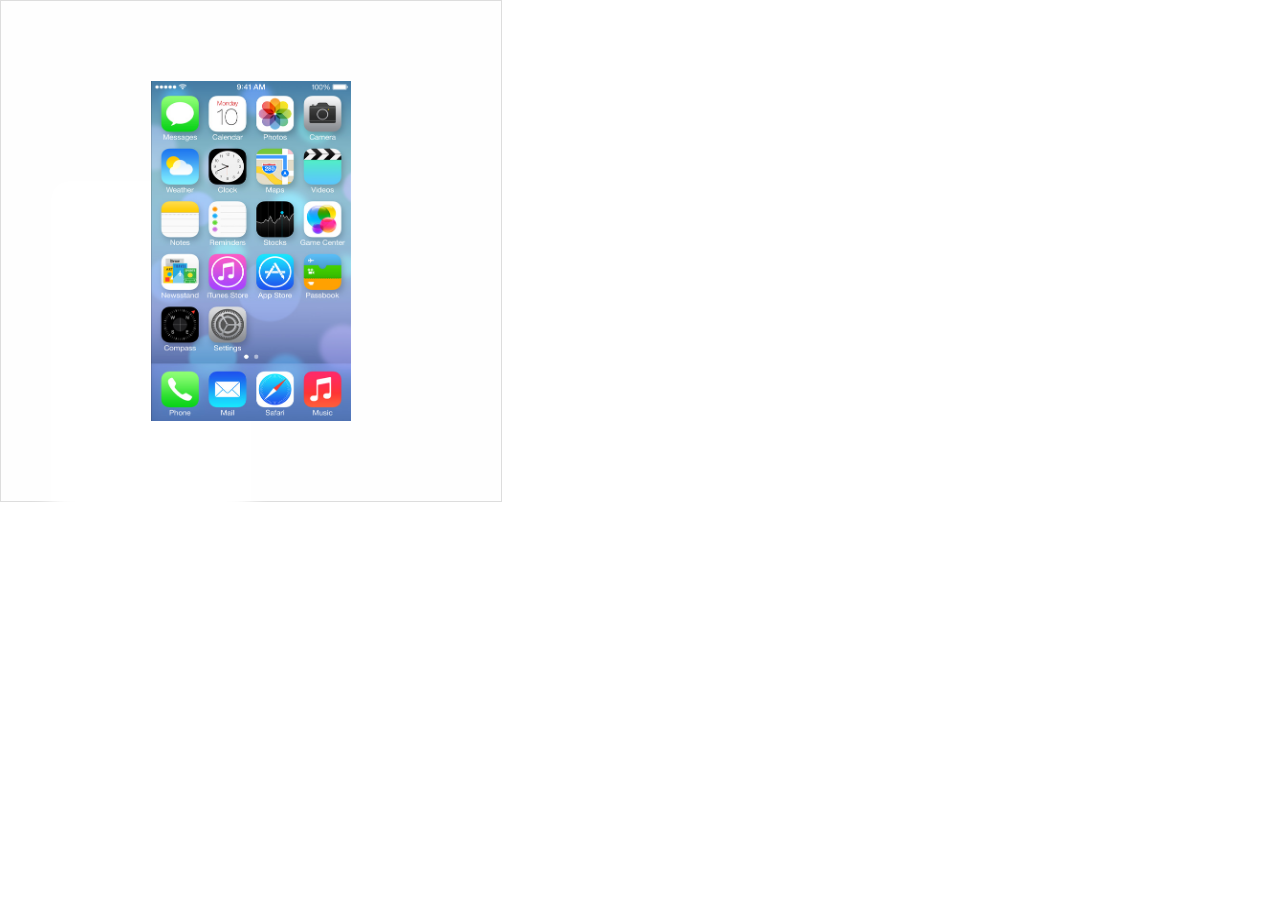
<file: Iphone3D特效/index.html>
<!DOCTYPE html>
<html>

<head>

  <meta charset="UTF-8">

  <title>HTML5/CSS3 3D图片DEMO演示</title>

    <style>
#background {
  position: absolute;
  top: 0;
  left: 0;
  width: 500px;
  height: 500px;
  background: #fefefe;
  perspective: 900px;
  border:1px solid #DDD;
}

#app {
  position: absolute;
  top: 50%;
  left: 50%;
  width: 200px;
  height: 340px;
  margin: -170px 0 0 -100px;
  background: url(jpeg.jpeg) 0 0 / 200px 340px no-repeat;
  box-shadow: -7px 10px 10px #333;
  transform: rotateX(60deg) rotateY(3deg) rotateZ(-25deg);
  transform-origin:50% 50%;
  transition: all 1s;
}
#background:hover #app {
  transform: rotate3d(0,0,0,0deg);
  box-shadow: -100px 100px 20px #fff;
}
</style>


</head>

<body>
	<div id="background">
		<div id="app" href="#"></div>
	</div>
</body>
</html>
</file>
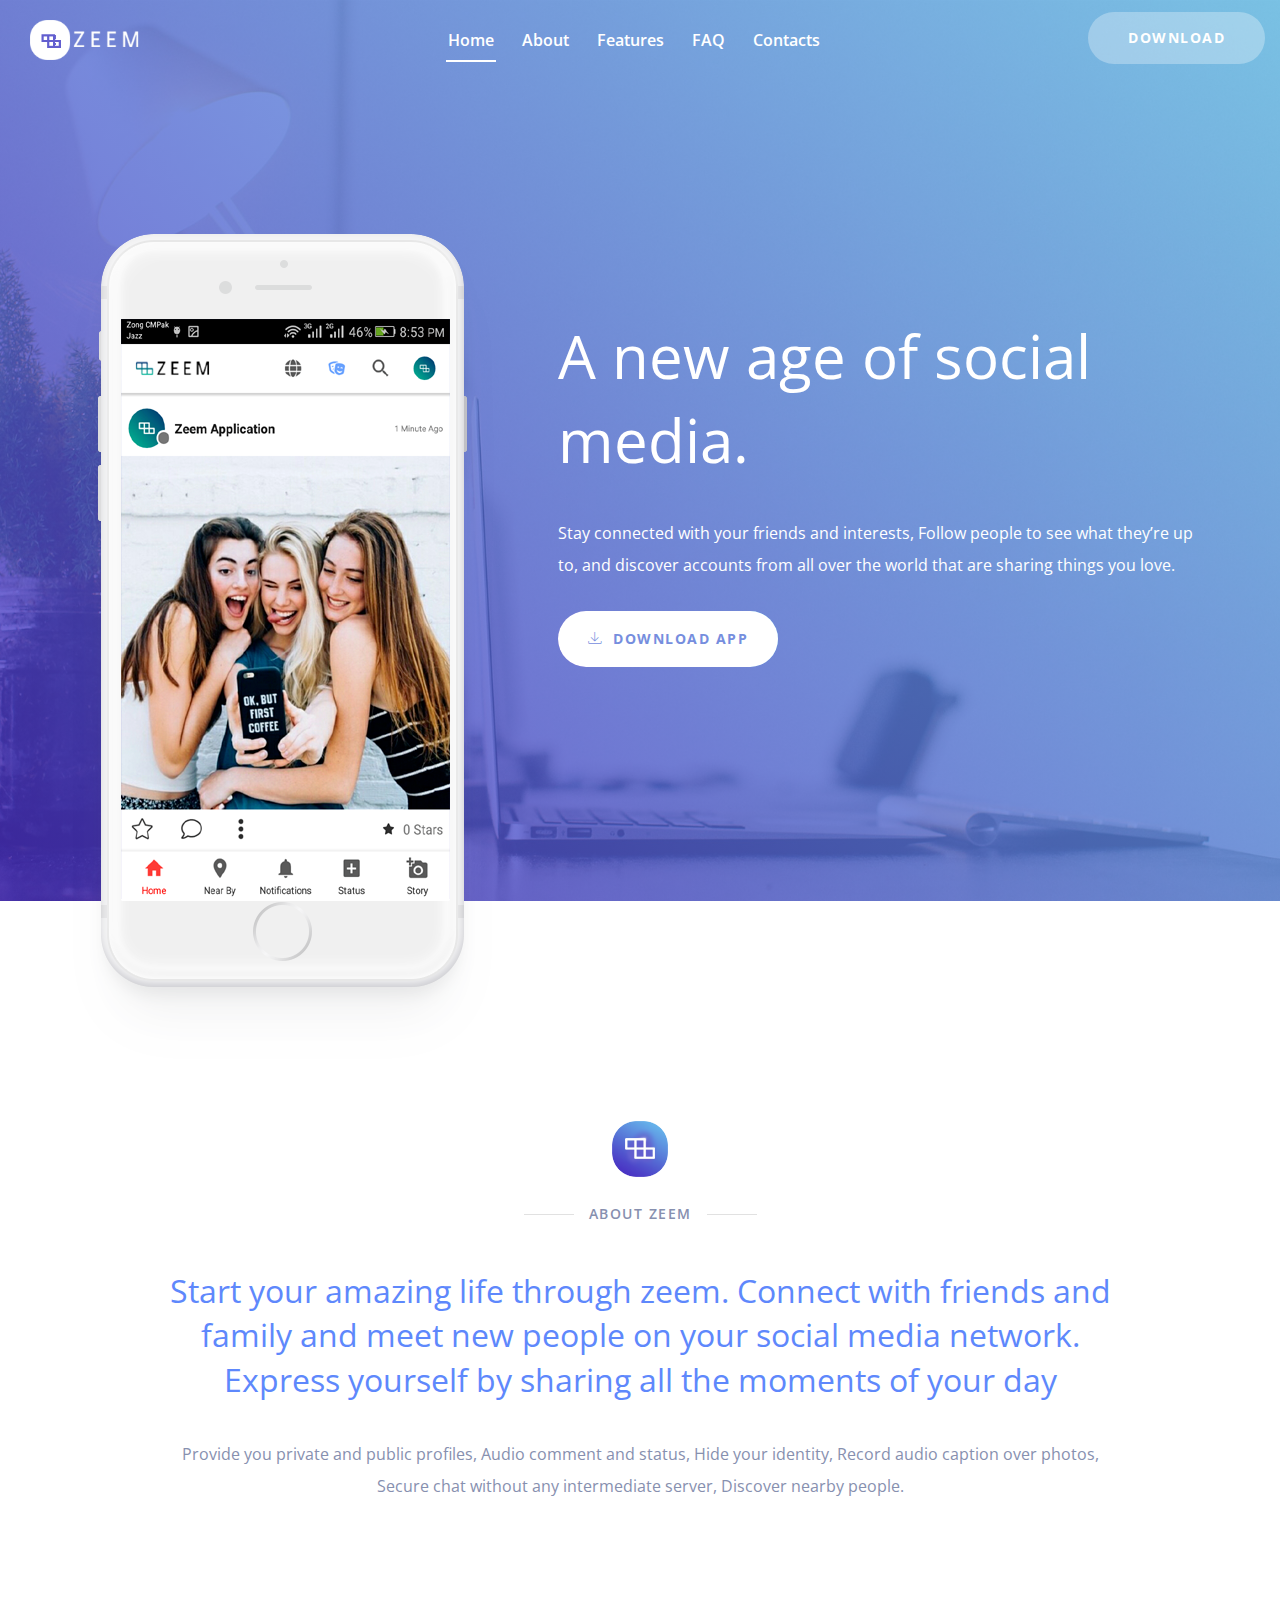
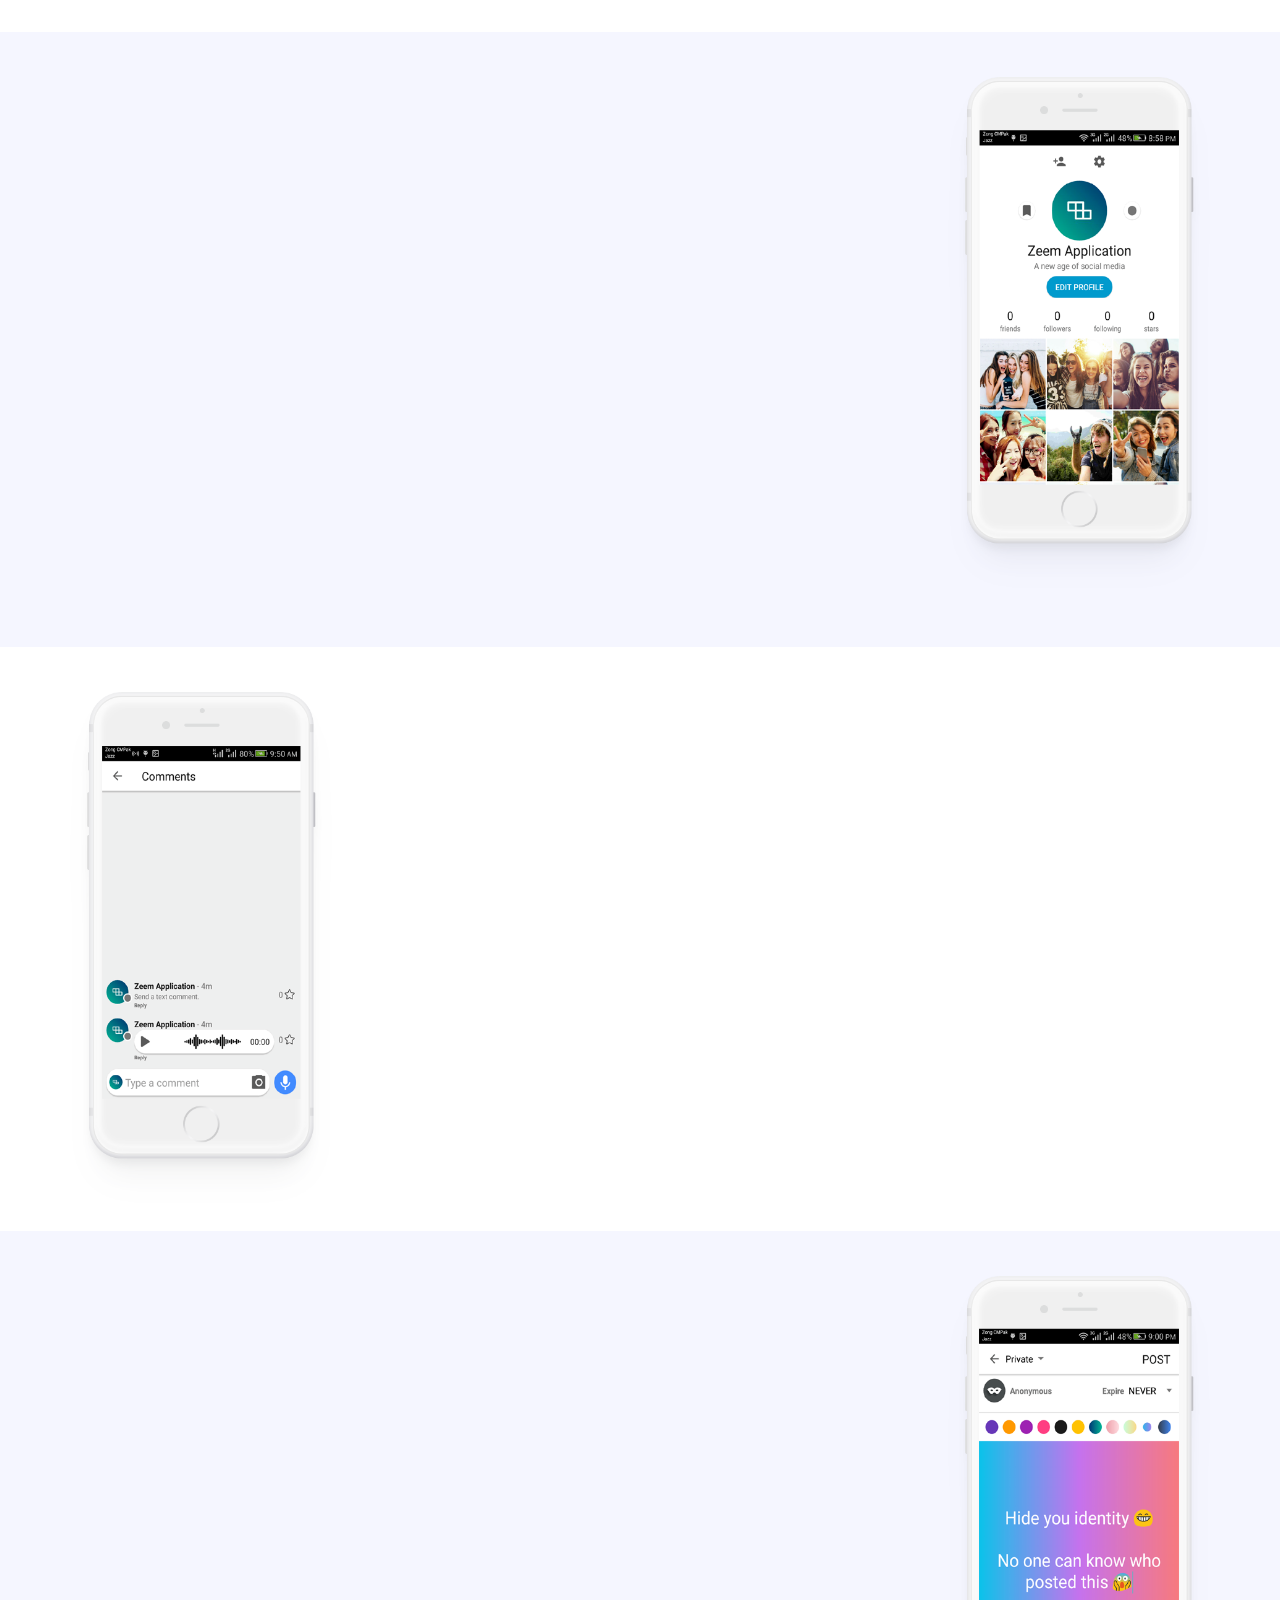
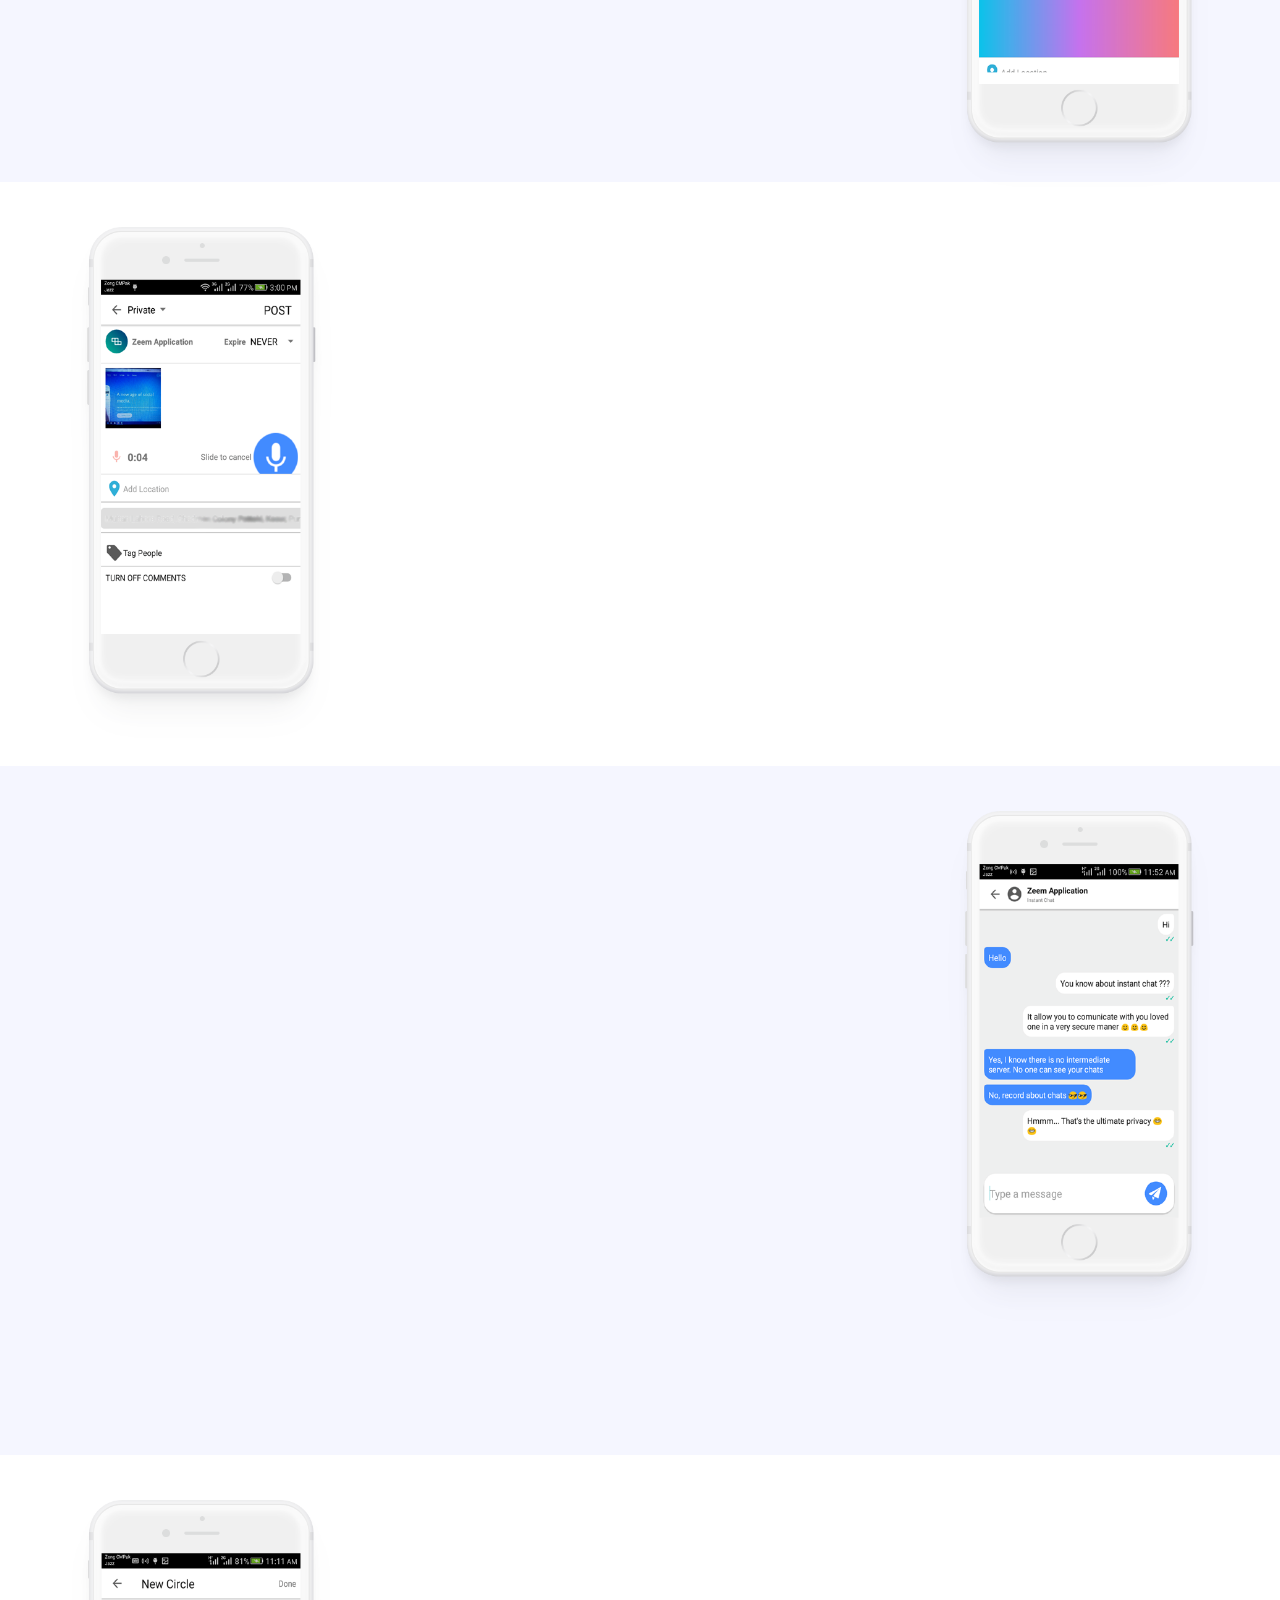
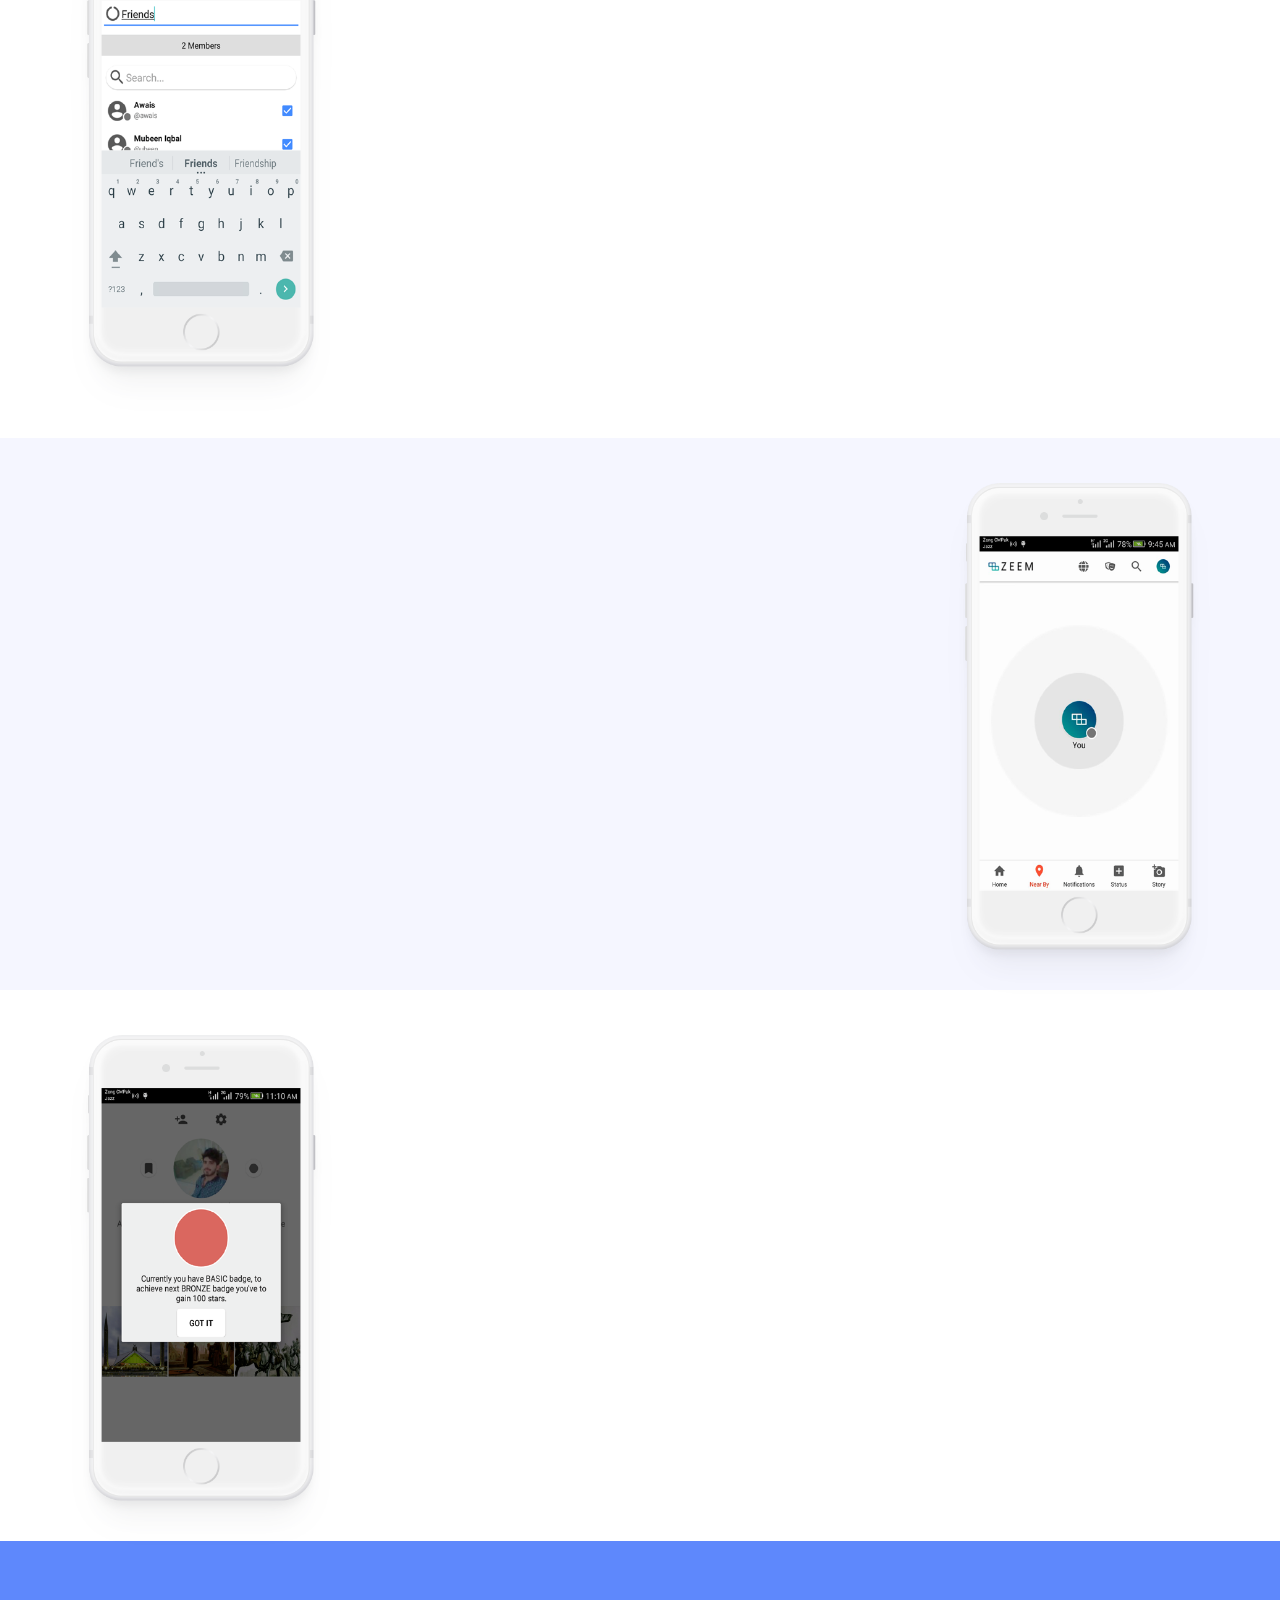
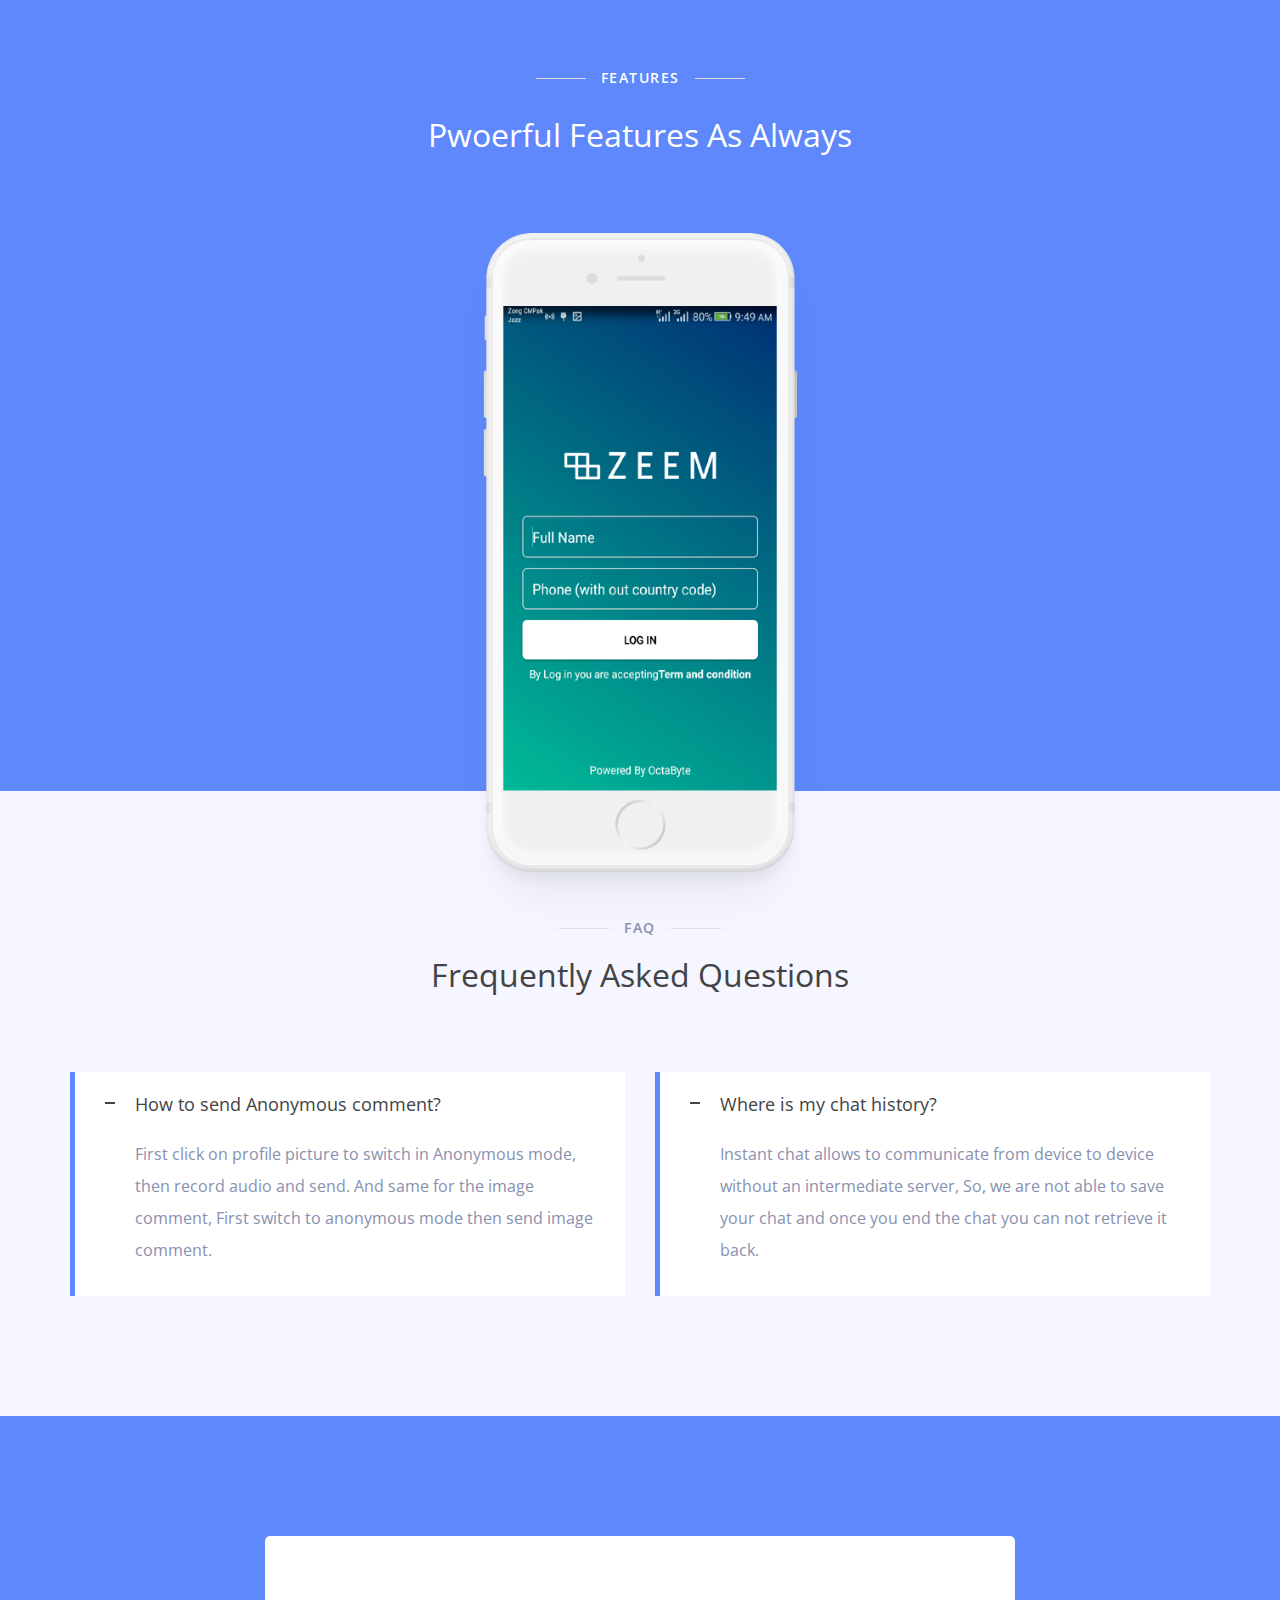
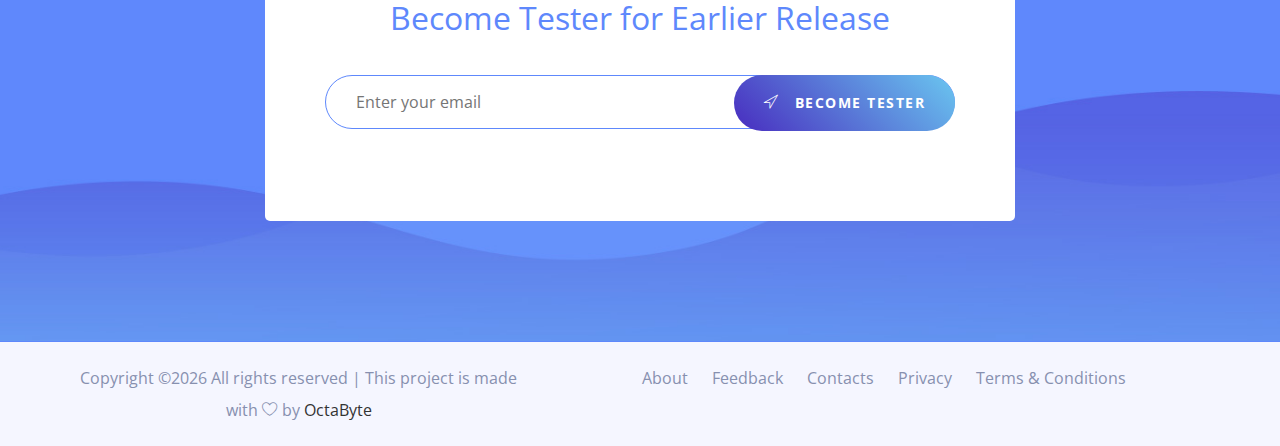
<file: zeem-web/index.html>
<!doctype html>
<html class="no-js" lang="en">

<head>
    <meta charset="utf-8">
    <meta name="author" content="OctaByte">
    <meta name="description" content="A new ago of social media">
    <meta name="keywords" content="social, media, social media, fun, app, photos sharing">
    <meta http-equiv="x-ua-compatible" content="ie=edge">
    <meta name="viewport" content="width=device-width, initial-scale=1.0">
    <!-- Title -->
    <title>ZEEM - A new age of social media!</title>
    <!-- Place favicon.ico in the root directory -->
    <link rel="apple-touch-icon" href="images/apple-touch-icon.png">
    <link rel="shortcut icon" type="image/png" href="images/favicon.png" />
    <!-- Plugin-CSS -->
    <link rel="stylesheet" href="css/bootstrap.min.css">
    <link rel="stylesheet" href="css/owl.carousel.min.css">
    <link rel="stylesheet" href="css/linearicons.css">
	<link rel="stylesheet" href="https://use.fontawesome.com/releases/v5.3.1/css/all.css" integrity="sha384-mzrmE5qonljUremFsqc01SB46JvROS7bZs3IO2EmfFsd15uHvIt+Y8vEf7N7fWAU" crossorigin="anonymous">
    <link rel="stylesheet" href="css/magnific-popup.css">
    <link rel="stylesheet" href="css/animate.css">
    <!-- Main-Stylesheets -->
    <link rel="stylesheet" href="css/normalize.css">
    <link rel="stylesheet" href="style.css">
    <link rel="stylesheet" href="css/responsive.css">
    <script src="js/vendor/modernizr-2.8.3.min.js"></script>
    <!--[if lt IE 9]>
        <script src="//oss.maxcdn.com/html5shiv/3.7.2/html5shiv.min.js"></script>
        <script src="//oss.maxcdn.com/respond/1.4.2/respond.min.js"></script>
    <![endif]-->
</head>

<body data-spy="scroll" data-target=".mainmenu-area">
    <!-- Preloader-content -->
    <div class="preloader">
        <span><i class="lnr lnr-sun"></i></span>
    </div>
    <!-- MainMenu-Area -->
    <nav class="mainmenu-area" data-spy="affix" data-offset-top="200">
        <div class="container-fluid">
            <div class="navbar-header">
                <button type="button" class="navbar-toggle" data-toggle="collapse" data-target="#primary_menu">
                    <span class="icon-bar"></span>
                    <span class="icon-bar"></span>
                    <span class="icon-bar"></span>
                </button>
                <a class="navbar-brand" href="#"><img src="images/logo.png" alt="Logo"></a>
            </div>
            <div class="collapse navbar-collapse" id="primary_menu">
                <ul class="nav navbar-nav mainmenu">
                    <li class="active"><a href="#home_page">Home</a></li>
                    <li><a href="#about_page">About</a></li>
                    <li><a href="#features_page">Features</a></li>
                    <li><a href="#questions_page">FAQ</a></li>
                    <li><a target="_blank" href="https://goo.gl/forms/2o8CUV8AGaTJVVQ43">Contacts</a></li>
                </ul>
                <div class="right-button hidden-xs">
                    <a href="https://play.google.com/store/apps/details?id=org.octabyte.zeem">Download</a>
                </div>
            </div>
        </div>
    </nav>
    <!-- MainMenu-Area-End -->
    <!-- Home-Area -->
    <header class="home-area overlay" id="home_page">
        <div class="container">
            <div class="row">
                <div class="col-xs-12 hidden-sm col-md-5">
                    <figure class="mobile-image wow fadeInUp" data-wow-delay="0.2s">
                        <img src="images/header-mobile.png" alt="zeem a new age of social media">
                    </figure>
                </div>
                <div class="col-xs-12 col-md-7">
                    <div class="space-80 hidden-xs"></div>
                    <h1 class="wow fadeInUp" data-wow-delay="0.4s">A new age of social media.</h1>
                    <div class="space-20"></div>
                    <div class="desc wow fadeInUp" data-wow-delay="0.6s">
                        <p>Stay connected with your friends and interests, 
						Follow people to see what they’re up to, and discover accounts 
						from all over the world that are sharing things you love.</p>
                    </div>
                    <div class="space-20"></div>
                    <a href="https://play.google.com/store/apps/details?id=org.octabyte.zeem"
					class="bttn-white wow fadeInUp" data-wow-delay="0.8s"><i class="lnr lnr-download"></i>Download App</a>
                </div>
            </div>
        </div>
    </header>
    <!-- Home-Area-End -->
    <!-- About-Area -->
    <section class="section-padding" id="about_page">
        <div class="container">
            <div class="row">
                <div class="col-xs-12 col-md-10 col-md-offset-1">
                    <div class="page-title text-center">
                        <img src="images/about-logo.png" alt="About Logo">
                        <div class="space-20"></div>
                        <h5 class="title">About Zeem</h5>
                        <div class="space-30"></div>
                        <h3 class="blue-color">Start your amazing life through zeem. Connect with friends and family and meet new people on your social media network. Express yourself by sharing all the moments of your day </h3>
                        <div class="space-20"></div>
                        <p>Provide you private and public profiles, Audio comment and status, Hide your identity, Record audio caption over photos, Secure chat without any intermediate server, Discover nearby people.</p>
                    </div>
                </div>
            </div>
        </div>
    </section>
    <!-- About-Area-End -->
    <!-- Profile-Area -->
    <section class="progress-area gray-bg" id="progress_page">
        <div class="container">
            <div class="row">
                <div class="col-xs-12 col-md-9">
                    <div class="page-title section-padding">
                        <h5 class="title wow fadeInUp" data-wow-delay="0.2s">Different Profiles</h5>
                        <div class="space-10"></div>
                        <h3 class="dark-color wow fadeInUp" data-wow-delay="0.4s">Private and public profile</h3>
                        <div class="space-20"></div>
                        <div class="desc wow fadeInUp" data-wow-delay="0.6s">
                            <p>Here you have two different profiles Private and Public. In Private section, you have full control over your photos and privacy settings. Only your friends can see the private profile. To make someone friend it is necessary you both have saved each other's mobile number in your cell. Anyone can follow you on the public profile. Your followers can't see your private profile.</p>
                        </div>
                        <div class="space-50"></div>
                        <a href="#" class="bttn-default wow fadeInUp" data-wow-delay="0.8s">Learn More</a>
                    </div>
                </div>
                <div class="col-xs-12 col-md-3">
                    <figure class="mobile-image" style="margin-top: 45px;">
                        <img src="images/profiles.png" alt="zeem private and public profiles">
                    </figure>
                </div>
            </div>
        </div>
    </section>
    <!-- Profile-Area-End -->
	<!-- Comment-Area -->
    <section class="progress-area" id="progress_page">
        <div class="container">
            <div class="row">
                <div class="col-xs-12 col-md-3">
                    <figure class="mobile-image" style="margin-top: 45px;">
                        <img src="images/audio_comment.png" alt="zeem audio comments">
                    </figure>
                </div>
                <div class="col-xs-12 col-md-9">
                    <div class="page-title section-padding">
                        <h5 class="title wow fadeInUp" data-wow-delay="0.2s">Post & Story comment</h5>
                        <div class="space-10"></div>
                        <h3 class="dark-color wow fadeInUp" data-wow-delay="0.4s">Audio Comment</h3>
                        <div class="space-20"></div>
                        <div class="desc wow fadeInUp" data-wow-delay="0.6s">
                            <p>Now you can post Audio comment and status, Record your voice and have fun. Sometimes you need to add such comment which is not possible in text, For example, you want to add the sound of anything just think how you write the sound in text. Now it's possible with the Audio comment. Let your voice act.</p>
                        </div>
                        <div class="space-50"></div>
                        <a href="#" class="bttn-default wow fadeInUp" data-wow-delay="0.8s">Learn More</a>
                    </div>
                </div>
            </div>
        </div>
    </section>
    <!-- Comment-Area-End -->
	<!-- Anonymous-Area -->
    <section class="progress-area gray-bg" id="progress_page">
        <div class="container">
            <div class="row">
                <div class="col-xs-12 col-md-9">
                    <div class="page-title section-padding">
                        <h5 class="title wow fadeInUp" data-wow-delay="0.2s">Hide your identity</h5>
                        <div class="space-10"></div>
                        <h3 class="dark-color wow fadeInUp" data-wow-delay="0.4s">Anonymous Person</h3>
                        <div class="space-20"></div>
                        <div class="desc wow fadeInUp" data-wow-delay="0.6s">
                            <p>By using this feature you can post status and audio/text comment 
							while hiding your identity. No one can know who posted this not even your friends.</p>
                        </div>
                        <div class="space-50"></div>
                        <a href="#" class="bttn-default wow fadeInUp" data-wow-delay="0.8s">Learn More</a>
                    </div>
                </div>
                <div class="col-xs-12 col-md-3">
                    <figure class="mobile-image" style="margin-top: 45px;">
                        <img src="images/anonymous_user.png" alt="zeem anonymous user">
                    </figure>
                </div>
            </div>
        </div>
    </section>
    <!-- Anonymous-Area-End -->
	<!-- Talking Photo-Area -->
    <section class="progress-area" id="progress_page">
        <div class="container">
            <div class="row">
                <div class="col-xs-12 col-md-3">
                    <figure class="mobile-image" style="margin-top: 45px;">
                        <img src="images/talking_photo.png" alt="zeem talking photo">
                    </figure>
                </div>
                <div class="col-xs-12 col-md-9">
                    <div class="page-title section-padding">
                        <h5 class="title wow fadeInUp" data-wow-delay="0.2s">Audio caption</h5>
                        <div class="space-10"></div>
                        <h3 class="dark-color wow fadeInUp" data-wow-delay="0.4s">Talking Photo</h3>
                        <div class="space-20"></div>
                        <div class="desc wow fadeInUp" data-wow-delay="0.6s">
                            <p>You can add Audio caption on your photos same like text caption. 
							Just think about, How do you write sound made by cricket while going 
							to garden? ZEEM makes that possible. Ever brooded for hours thinking 
							about a caption? Let your voice act as a caption, speak into it and let 
							the others find out what it is.</p>
                        </div>
                        <div class="space-50"></div>
                        <a href="#" class="bttn-default wow fadeInUp" data-wow-delay="0.8s">Learn More</a>
                    </div>
                </div>
            </div>
        </div>
    </section>
    <!-- Talking Photo-Area-End -->
	<!--  Instant Chat-Area -->
    <section class="progress-area gray-bg" id="progress_page">
        <div class="container">
            <div class="row">
                <div class="col-xs-12 col-md-9">
                    <div class="page-title section-padding">
                        <h5 class="title wow fadeInUp" data-wow-delay="0.2s">Stay connected</h5>
                        <div class="space-10"></div>
                        <h3 class="dark-color wow fadeInUp" data-wow-delay="0.4s"> Instant Chat</h3>
                        <div class="space-20"></div>
                        <div class="desc wow fadeInUp" data-wow-delay="0.6s">
                            <p>Instant Chat is designed to provide you with ultimate privacy.
							Chat with your friends in a more secure way. Allow you to communicate 
							directly from your device to the other one, which means there is no server 
							between your devices to store your chat history. Having no intermediate server 
							means your chat is fully secure, even we can not see it.</p>
							<strong>Anonymous Chat:</strong>
							<p>Instant Chat also allows communicating with some while hiding your identity.</p>
                        </div>
                        <div class="space-50"></div>
                        <a href="#" class="bttn-default wow fadeInUp" data-wow-delay="0.8s">Learn More</a>
                    </div>
                </div>
                <div class="col-xs-12 col-md-3">
                    <figure class="mobile-image" style="margin-top: 45px;">
                        <img src="images/instant_chat.png" alt="zeem instant chat">
                    </figure>
                </div>
            </div>
        </div>
    </section>
    <!--  Instant Chat-Area-End -->
	<!-- Create Circle-Area -->
    <section class="progress-area" id="progress_page">
        <div class="container">
            <div class="row">
                <div class="col-xs-12 col-md-3">
                    <figure class="mobile-image" style="margin-top: 45px;">
                        <img src="images/create_circle.png" alt="zeem create circle">
                    </figure>
                </div>
                <div class="col-xs-12 col-md-9">
                    <div class="page-title section-padding">
                        <h5 class="title wow fadeInUp" data-wow-delay="0.2s">Manage your friends</h5>
                        <div class="space-10"></div>
                        <h3 class="dark-color wow fadeInUp" data-wow-delay="0.4s">Create Circle</h3>
                        <div class="space-20"></div>
                        <div class="desc wow fadeInUp" data-wow-delay="0.6s">
                            <p>Create different circles for different people (e.g Family, Friends and Class Fellows). 
							Posting in a Circle can only be seen by the members of that circle, they can comment or 
							Star on your post. Only circle members can see that post!</p>
                        </div>
                        <div class="space-50"></div>
                        <a href="#" class="bttn-default wow fadeInUp" data-wow-delay="0.8s">Learn More</a>
                    </div>
                </div>
            </div>
        </div>
    </section>
    <!-- Create Circle-Area-End -->
	<!--  Nearby-Area -->
    <section class="progress-area gray-bg" id="progress_page">
        <div class="container">
            <div class="row">
                <div class="col-xs-12 col-md-9">
                    <div class="page-title section-padding">
                        <h5 class="title wow fadeInUp" data-wow-delay="0.2s">Discover</h5>
                        <div class="space-10"></div>
                        <h3 class="dark-color wow fadeInUp" data-wow-delay="0.4s">NearBy People</h3>
                        <div class="space-20"></div>
                        <div class="desc wow fadeInUp" data-wow-delay="0.6s">
                            <p>Find people who are near to you, you can easily find 
							people who are nearby. In private profile, only your nearby 
							friends will appear. In a public profile, anyone will appear who is 
							nearby, either it's a friend or not.</p>
                        </div>
                        <div class="space-50"></div>
                        <a href="#" class="bttn-default wow fadeInUp" data-wow-delay="0.8s">Learn More</a>
                    </div>
                </div>
                <div class="col-xs-12 col-md-3">
                    <figure class="mobile-image" style="margin-top: 45px;">
                        <img src="images/nearby.png" alt="zeem nearby">
                    </figure>
                </div>
            </div>
        </div>
    </section>
    <!--  Nearby-Area-End -->
	<!-- Earn Badges-Area -->
    <section class="progress-area" id="progress_page">
        <div class="container">
            <div class="row">
                <div class="col-xs-12 col-md-3">
                    <figure class="mobile-image" style="margin-top: 45px;">
                        <img src="images/earn_badges.png" alt="zeem earn badges">
                    </figure>
                </div>
                <div class="col-xs-12 col-md-9">
                    <div class="page-title section-padding">
                        <h5 class="title wow fadeInUp" data-wow-delay="0.2s">Promote profile</h5>
                        <div class="space-10"></div>
                        <h3 class="dark-color wow fadeInUp" data-wow-delay="0.4s">Earn Badges</h3>
                        <div class="space-20"></div>
                        <div class="desc wow fadeInUp" data-wow-delay="0.6s">
                            <p>Your profile will be ranked according to star given by other people, 
							You can check your badge anytime in your profile and know 
							how many stars you need for next badge.</p>
                        </div>
                        <div class="space-50"></div>
                        <a href="https://www.youtube.com/watch?v=ScrDhTsX0EQ" class="bttn-default wow fadeInUp popup video-button" data-wow-delay="0.8s">Learn More</a>
                    </div>
                </div>
            </div>
        </div>
    </section>
    <!-- Create Circle-Area-End -->
	
	
    <!-- Feature-Area -->
    <section class="feature-area section-padding-top" id="features_page">
        <div class="container">
            <div class="row">
                <div class="col-xs-12 col-sm-8 col-sm-offset-2">
                    <div class="page-title text-center">
                        <h5 class="title">Features</h5>
                        <div class="space-10"></div>
                        <h3>Pwoerful Features As Always</h3>
                        <div class="space-60"></div>
                    </div>
                </div>
            </div>
            <div class="row">
                <div class="col-xs-12 col-sm-6 col-md-4">
                    <div class="service-box wow fadeInUp" data-wow-delay="0.2s">
                        <div class="box-icon">
                            <i class="fas fa-theater-masks"></i>
                        </div>
                        <h4>Private &amp; Public</h4>
                        <p>Different profiles to more control over your privacy.</p>
                    </div>
                    <div class="space-60"></div>
                    <div class="service-box wow fadeInUp" data-wow-delay="0.4s">
                        <div class="box-icon">
                            <i class="fas fa-microphone"></i>
                        </div>
                        <h4>Audio Comment</h4>
                        <p>Let your voice act, post Audio comment and status.</p>
                    </div>
                    <div class="space-60"></div>
                    <div class="service-box wow fadeInUp" data-wow-delay="0.6s">
                        <div class="box-icon">
                            <i class="fas fa-user-secret"></i>
                        </div>
                        <h4>Anonymous Person</h4>
                        <p>Post status and comment while hiding your identity.</p>
                    </div>
                    <div class="space-60"></div>
                </div>
                <div class="hidden-xs hidden-sm col-md-4">
                    <figure class="mobile-image">
                        <img src="images/feature-image.png" alt="Feature Photo">
                    </figure>
                </div>
                <div class="col-xs-12 col-sm-6 col-md-4">
                    <div class="service-box wow fadeInUp" data-wow-delay="0.2s">
                        <div class="box-icon">
                            <i class="fas fa-file-audio"></i>
                        </div>
                        <h4>Talking Photo</h4>
                        <p>Record Audio caption over photos and let others find out what it is.</p>
                    </div>
                    <div class="space-60"></div>
                    <div class="service-box wow fadeInUp" data-wow-delay="0.4s">
                        <div class="box-icon">
                            <i class="fas fa-comments"></i>
                        </div>
                        <h4>Instant Chat</h4>
                        <p>Direct chat from device to device no intermediate server.</p>
                    </div>
                    <div class="space-60"></div>
                    <div class="service-box wow fadeInUp" data-wow-delay="0.6s">
                        <div class="box-icon">
                            <i class="fas fa-map-marked"></i>
                        </div>
                        <h4>Nearby</h4>
                        <p>Find people who are around to you.</p>
                    </div>
                    <div class="space-60"></div>
                </div>
            </div>
        </div>
    </section>
    <!-- Feature-Area-End -->
    
    
    <!--Questions-Area -->
    <section id="questions_page" class="questions-area section-padding">
        <div class="container">
            <div class="row">
                <div class="col-xs-12">
                    <div class="page-title text-center">
                        <h5 class="title">FAQ</h5>
                        <h3 class="dark-color">Frequently Asked Questions</h3>
                        <div class="space-60"></div>
                    </div>
                </div>
            </div>
            <div class="row">
                <div class="col-xs-12 col-sm-6">
                    <div class="toggole-boxs">
                        <h3>How to send Anonymous comment? </h3>
                        <div>
                            <p>First click on profile picture to switch in Anonymous mode, then record audio and send.
							And same for the image comment, First switch to anonymous mode then send image comment.</p>
                        </div>
                    </div>
                </div>
                <div class="col-xs-12 col-sm-6">
                    <div class="space-20 hidden visible-xs"></div>
                    <div class="toggole-boxs">
                        <h3>Where is my chat history? </h3>
                        <div>
                            <p>Instant chat allows to communicate from device to device without an intermediate server, So, we are not able to save 
							your chat and once you end the chat you can not retrieve it back.</p>
                        </div>
                    </div>
                </div>
            </div>
        </div>
    </section>
    <!--Questions-Area-End -->
    <!-- Subscribe-Form -->
    <div class="subscribe-area section-padding">
        <div class="container">
            <div class="row">
                <div class="col-xs-12 col-sm-8 col-sm-offset-2">
                    <div class="subscribe-form text-center">
                        <h3 class="blue-color">Become Tester for Earlier Release</h3>
                        <div class="space-20"></div>
                        <form>
                            <input type="email" class="control" placeholder="Enter your email" required="required" id="mc-email">
                            <a target="_blank" href="https://play.google.com/apps/testing/org.octabyte.zeem" class="bttn-white active">
							<span class="lnr lnr-location"></span> Become Tester</a>
                            <label class="mt10" for="mc-email"></label>
                        </form>
                    </div>
                </div>
            </div>
        </div>
    </div>
    <!-- Subscribe-Form-Area -->
    <!-- Footer-Area -->
    <footer class="footer-area" id="contact_page">
        
        <!-- Footer-Bootom -->
        <div class="footer-bottom">
            <div class="container">
                <div class="row">
                    <div class="col-xs-12 col-md-5">
                        <!-- Link back to Colorlib can't be removed. Template is licensed under CC BY 3.0. -->
            <span>Copyright &copy;<script>document.write(new Date().getFullYear());</script> All rights reserved | This project is made with <i class="lnr lnr-heart" aria-hidden="true"></i> by <a href="#" target="_blank">OctaByte</a></span>
            <!-- Link back to Colorlib can't be removed. Template is licensed under CC BY 3.0. -->
                        <div class="space-30 hidden visible-xs"></div>
                    </div>
                    <div class="col-xs-12 col-md-7">
                        <div class="footer-menu">
                            <ul>
                                <li><a href="#about_page">About</a></li>
                                <li><a target="_blank" href="https://goo.gl/forms/7ifBHjBGqzGcQARo2">Feedback</a></li>
                                <li><a target="_blank" href="https://goo.gl/forms/2o8CUV8AGaTJVVQ43">Contacts</a></li>
                                <li><a href="privacy.html">Privacy</a></li>
                                <li><a href="terms.html">Terms & Conditions</a></li>
                            </ul>
                        </div>
                    </div>
                </div>
            </div>
        </div>
        <!-- Footer-Bootom-End -->
    </footer>
    <!-- Footer-Area-End -->
    <!--Vendor-JS-->
    <script src="js/vendor/jquery-1.12.4.min.js"></script>
    <script src="js/vendor/jquery-ui.js"></script>
    <script src="js/vendor/bootstrap.min.js"></script>
    <!--Plugin-JS-->
    <script src="js/owl.carousel.min.js"></script>
    <script src="js/contact-form.js"></script>
    <script src="js/ajaxchimp.js"></script>
    <script src="js/scrollUp.min.js"></script>
    <script src="js/magnific-popup.min.js"></script>
    <script src="js/wow.min.js"></script>
    <!--Main-active-JS-->
    <script src="js/main.js"></script>
</body>

</html>
</file>
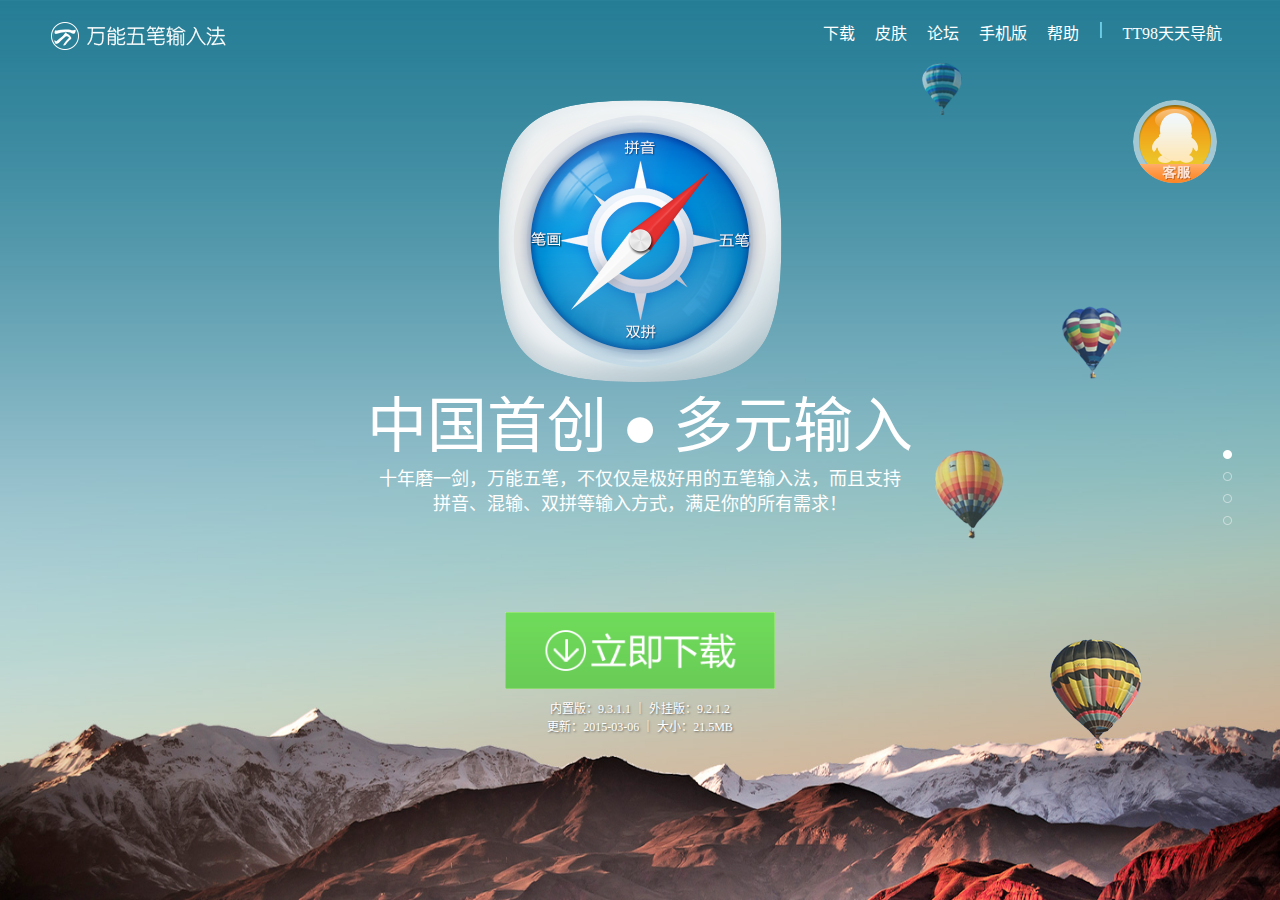
<file: 万能五笔输入法主页/index.html>
<!DOCTYPE html PUBLIC "-//W3C//DTD XHTML 1.0 Strict//EN" "http://www.w3.org/TR/xhtml1/DTD/xhtml1-strict.dtd">
<html xmlns="http://www.w3.org/1999/xhtml" lang="zh-CN">
<head>
<meta charset="utf-8" />
<title>万能五笔输入法下载【官方网站】免费五笔下载，最好用的五笔输入法</title>
<link rel="stylesheet" type="text/css" href="style/css/main.css" />
<script type="text/javascript" src="style/js/check.js"></script>
<script type="text/javascript" src="style/js/jquery.js"></script>
<script type="text/javascript" src="style/js/jqmouse.js"></script>
<script type="text/javascript" src="style/js/main.js"></script>
<link href="/resources/images/favicon.ico" type="image/x-icon" rel="icon" />
<!--[if IE 6]><script type="text/javascript" src="style/js/ie6_png.js"></script><![endif]-->
<!--[if IE 9]><style>.info{background-color:#000000}</style><![endif]-->
</head>
<body>
<div id="body" class="winw winh">
    <div class="b1 block winw winh now">
        <div class="bgimg winw winh ">
            <img class="winw winh" src="style/images/bg1.jpg" />
        </div>
        <div class="sinan">
            <img class="sinan_bg" src="style/images/sinan_bg.png" />
            <img class="sinan_zhizhen" src="style/images/sinan_zhizhen.png" />
        </div>
        <div class="reqiqiu1">
            <img src="style/images/reqiqiu1.png" />
        </div>
        <div class="reqiqiu2">
            <img src="style/images/reqiqiu2.png" />
        </div>
        <div class="reqiqiu3">
            <img src="style/images/reqiqiu3.png" />
        </div>
        <div class="reqiqiu4">
            <img src="style/images/reqiqiu4.png" />
        </div>
        <h3 class="animate">中国首创&nbsp;●&nbsp;多元输入</h3>
        <h4 class="animate">
            十年磨一剑，万能五笔，不仅仅是极好用的五笔输入法，而且支持<br />
            拼音、混输、双拼等输入方式，满足你的所有需求！
        </h4>
    </div>
    <div class="b2 block winw winh">
        <div class="bgimg winw winh ">
            <img class="winw winh" src="style/images/bg2.jpg" />
        </div>
        <div class="chilun">
            <img class="chilun_bg" src="style/images/chilun_bg.png" />
            <img class="chilun1" src="style/images/chilun.png" />
            <img class="chilun2" src="style/images/chilun.png" />
            <img class="chilun3" src="style/images/chilun.png" />
            <div class="chilun_border">
                <img src="style/images/chilun_border.png" />
            </div>
        </div>
        <h3>关注核心&nbsp;●&nbsp;简洁流畅</h3>
        <h4>
            作为一款打字软件，我们摒弃累赘功能，低耗电脑内存，回归输入这一<br />
            最纯粹的需求。完美的输入体验，一直是我们的追求！
        </h4>
    </div>
    <div class="b3 block winw winh">
        <div class="bgimg winw winh ">
            <img class="winw winh" src="style/images/bg3.jpg" />
        </div>
        <div class="ren">
            <img src="style/images/ren.png" />
        </div>
        <div class="liuxing">
            <img class="img1" src="style/images/starry.png" />
        </div>
        <div class="liuxing">
            <img class="img2" src="style/images/starry.png" />
        </div>
        <div class="liuxing">
            <img class="img3" src="style/images/starry.png" />
        </div>
        <div class="liuxing">
            <img class="img4" src="style/images/starry.png" />
        </div>
        <h3>一键登录&nbsp;●&nbsp;同步词库</h3>
        <h4>
            一键安装，独家快速下载技术，尽享极速安装，第三方快速登录，<br />
            将词库随身携带，你的词库，随时随地调用！
        </h4>
    </div>
    <div class="b4 block winw winh">
        <div class="bgimg winw winh ">
            <img class="winw winh" src="style/images/bg4.jpg" />
        </div>
        <div class="yun">
            <img src="style/images/yun.png" />
        </div>
        <div class="piao_yun1">
            <img src="style/images/piao_yun1.png" />
        </div>
        <div class="piao_yun2">
            <img src="style/images/piao_yun2.png" />
        </div>
        <h3>智能云词&nbsp;●&nbsp;打字更准</h3>
        <h4>
            结合大数据的云输入，将当下流行语句一网打尽！<br />
            精准打字，让指尖尽享非凡输入速度！
        </h4>
        <div class="info"></div>
        <div class="center">
            <ul>
                <li>
                    <p>功能导航</p>
                    <a href="#">功能特色</a><br />
                    <a href="#">新增功能</a><br />
                    <a href="#">更多...</a>
                </li>
                <li>
                    <p>功能菜单</p>
                    <a href="#">功能菜单说明</a><br />
                    <a href="#">属性设置/习惯</a><br />
                    <a href="#">更多...</a>
                </li>
                <li>
                    <p>研发</p>
                    <a href="#">关于我们</a><br />
                    <a href="#">万能许可协议</a>
                </li>
                <li>
                    <div class="ico">
                        <div class="ico1"></div>
                    </div>
                    <div class="ico">
                        <div class="ico2"></div>
                    </div>
                    <div class="ico">
                        <div class="ico3"></div>
                    </div>
                </li>
            </ul>
            <p class="ICP">粤ICP备05023203号</p>
        </div>
    </div>
    <div class="logo">
        <div class="logo_in"></div>
    </div>
    <div class="menu">
        <ul>
            <li><a href="#">下载</a></li>
            <li><a href="#">皮肤</a></li>
            <li><a href="#" target="_blank">论坛</a></li>
            <li><a href="#" target="_blank">手机版</a></li>
            <li><a href="#">帮助</a></li>
            <li><a>|</a></li>
            <li><a href="#" target="_blank">TT98天天导航</a></li>
        </ul>
    </div>
    <a href="#" class="download"><!--下载地址-->
        <img border="0" src="style/images/download_bg.png" />
    </a>
    <div class="down_info">
        内置版：9.3.1.1 ｜ 外挂版：9.2.1.2<br />
        更新：2015-03-06 ｜ 大小：21.5MB
    </div>
    <a class="qq" href="http://wpa.qq.com/msgrd?v=3&uin=800065838&site=qq&menu=yes" target="_blank"><span></span></a>
    <div class="point"></div>
</div>
<script type="text/javascript">
$(function(){
    $('body').show();
});
</script>

<!--[if IE 6]>
<script type="text/javascript">
$(function(){
    DD_belatedPNG.fix('.block img');
});
</script>
<![endif]-->
<!---->

</body>
</html>
</file>
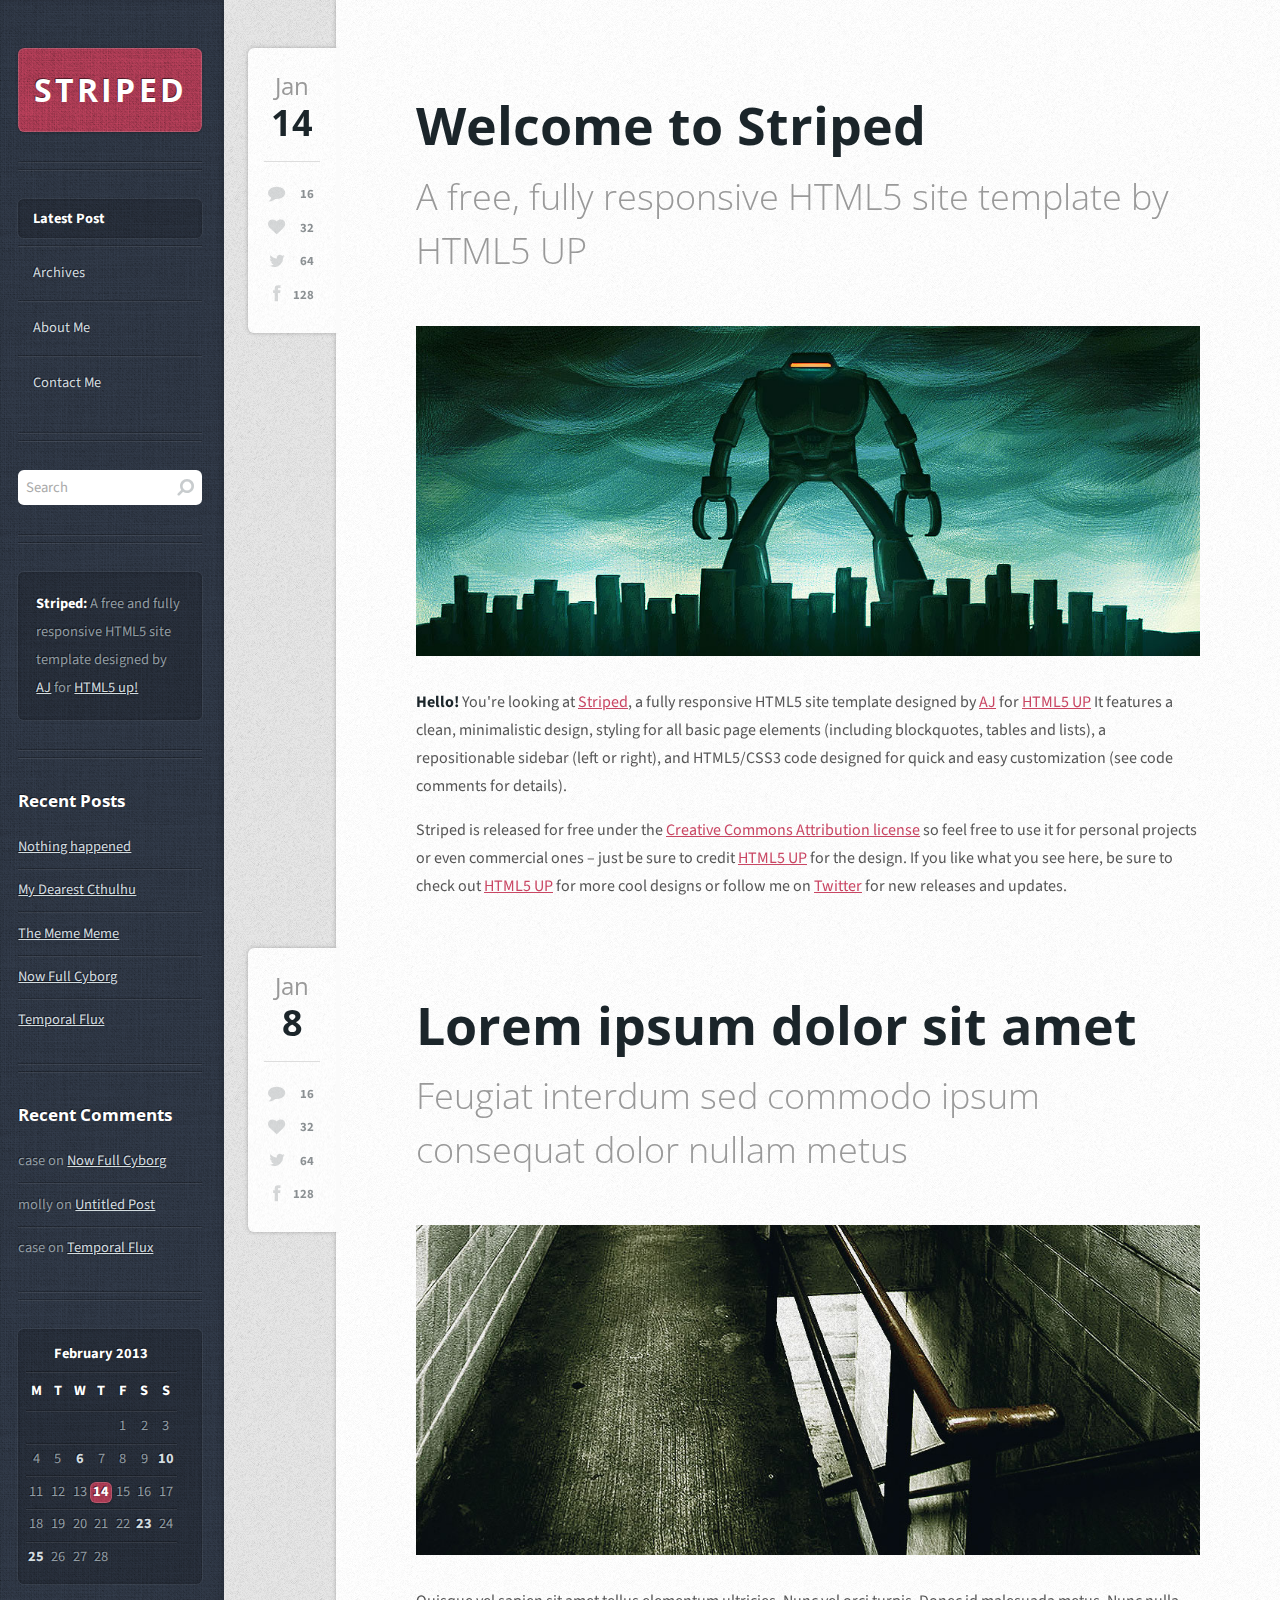
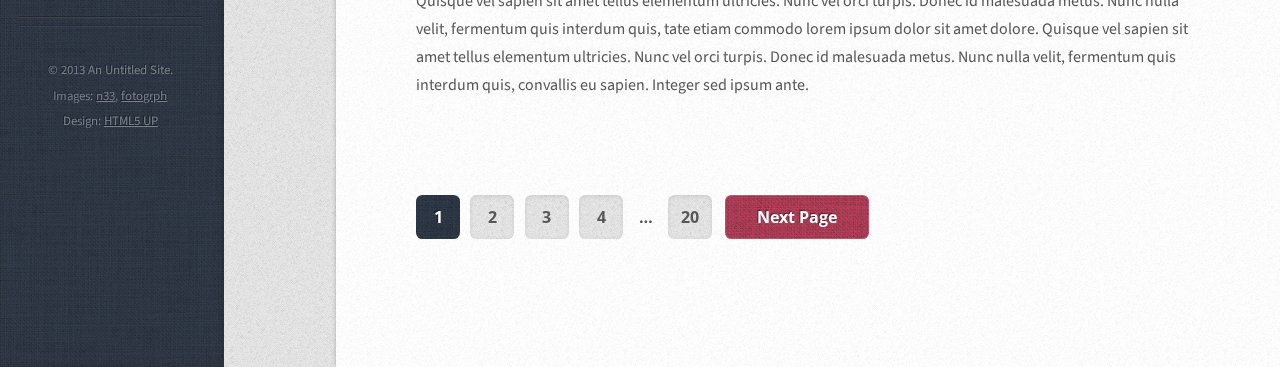
<file: 个人博客_日历_点赞/index.html>
<!DOCTYPE HTML>
<!--
	Striped 2.5 by HTML5 Up!
	html5up.net | @n33co
	Free for personal and commercial use under the CCA 3.0 license (html5up.net/license)
-->
<html>
	<head>
		<title>Striped by HTML5 UP</title>
		<meta http-equiv="content-type" content="text/html; charset=utf-8" />
		<meta name="description" content="" />
		<meta name="keywords" content="" />
		<link
			href="http://fonts.googleapis.com/css?family=Source+Sans+Pro:400,400italic,700|Open+Sans+Condensed:300,700"
			rel="stylesheet" />
		<script src="js/jquery.min.js"></script>
		<script src="js/skel.min.js"></script>
		<script src="js/skel-panels.min.js"></script>
		<script src="js/init.js"></script>
		<noscript>
			<link rel="stylesheet" href="css/skel-noscript.css" />
			<link rel="stylesheet" href="css/style.css" />
			<link rel="stylesheet" href="css/style-desktop.css" />
			<link rel="stylesheet" href="css/style-wide.css" />
		</noscript>
		<!--[if lte IE 9]><link rel="stylesheet" href="css/ie9.css" /><![endif]-->
		<!--[if lte IE 8]><script src="js/html5shiv.js"></script><link rel="stylesheet" href="css/ie8.css" /><![endif]-->
		<!--[if lte IE 7]><link rel="stylesheet" href="css/ie7.css" /><![endif]-->
	</head>
	<!--
		Note: Set the body element's class to "left-sidebar" to position the sidebar on the left.
		Set it to "right-sidebar" to, you guessed it, position it on the right.
	-->
	<body class="left-sidebar">

		<!-- Wrapper -->
		<div id="wrapper">

			<!-- Content -->
			<div id="content">
				<div id="content-inner">

					<!-- Post -->
					<article class="is-post is-post-excerpt">
						<header>
							<!--
											Note: Titles and bylines will wrap automatically when necessary, so don't worry
											if they get too long. You can also remove the "byline" span entirely if you don't
											need a byline.
										-->
							<h2><a href="#">Welcome to Striped</a></h2>
							<span class="byline">A free, fully responsive HTML5 site template by
								HTML5 UP</span>
						</header>
						<div class="info">
							<!--
											Note: The date should be formatted exactly as it's shown below. In particular, the
											"least significant" characters of the month should be encapsulated in a <span>
											element to denote what gets dropped in 1200px mode (eg. the "uary" in "January").
											Oh, and if you don't need a date for a particular page or post you can simply delete
											the entire "date" element.
											
										-->
							<span class="date"><span class="month">Jan<span>uary</span></span> <span
									class="day">14</span><span class="year">, 2013</span></span>
							<!--
											Note: You can change the number of list items in "stats" to whatever you want.
										-->
							<ul class="stats">
								<li><a href="#" class="fa fa-comment">16</a></li>
								<li><a href="#" class="fa fa-heart">32</a></li>
								<li><a href="#" class="fa fa-twitter">64</a></li>
								<li><a href="#" class="fa fa-facebook">128</a></li>
							</ul>
						</div>
						<a href="#" class="image image-full"><img
								src="images/n33-robot-invader.jpg" alt="" /></a>
						<p>
							<strong>Hello!</strong> You're looking at <a
								href="http://html5up.net/striped/">Striped</a>, a fully responsive HTML5
							site template designed by <a href="http://n33.co/">AJ</a>
							for <a href="http://html5up.net/">HTML5 UP</a> It features a clean,
							minimalistic design, styling for all basic page elements (including
							blockquotes, tables and lists), a
							repositionable sidebar (left or right), and HTML5/CSS3 code designed for
							quick and easy customization (see code comments for details).
						</p>
						<p>
							Striped is released for free under the <a
								href="http://html5up.net/license/">Creative Commons Attribution license</a>
							so feel free to use it for personal projects
							or even commercial ones &ndash; just be sure to credit <a
								href="http://html5up.net/">HTML5 UP</a> for the design. If you like what
							you see here, be sure to check out
							<a href="http://html5up.net/">HTML5 UP</a> for more cool designs or
							follow me on <a href="http://twitter.com/n33co">Twitter</a> for new
							releases and updates.
						</p>
					</article>

					<!-- Post -->
					<article class="is-post is-post-excerpt">
						<header>
							<h2><a href="#">Lorem ipsum dolor sit amet</a></h2>
							<span class="byline">Feugiat interdum sed commodo ipsum consequat dolor
								nullam metus</span>
						</header>
						<div class="info">
							<span class="date"><span class="month">Jan<span>uary</span></span> <span
									class="day">8</span><span class="year">, 2013</span></span>
							<ul class="stats">
								<li><a href="#" class="fa fa-comment">16</a></li>
								<li><a href="#" class="fa fa-heart">32</a></li>
								<li><a href="#" class="fa fa-twitter">64</a></li>
								<li><a href="#" class="fa fa-facebook">128</a></li>
							</ul>
						</div>
						<a href="#" class="image image-full"><img
								src="images/fotogrph-dark-stairwell.jpg" alt="" /></a>
						<p>
							Quisque vel sapien sit amet tellus elementum ultricies. Nunc vel orci
							turpis. Donec id malesuada metus.
							Nunc nulla velit, fermentum quis interdum quis, tate etiam commodo lorem
							ipsum dolor sit amet dolore.
							Quisque vel sapien sit amet tellus elementum ultricies. Nunc vel orci
							turpis. Donec id malesuada metus.
							Nunc nulla velit, fermentum quis interdum quis, convallis eu sapien.
							Integer sed ipsum ante.
						</p>
					</article>

					<!-- Pager -->
					<div class="pager">
						<!--<a href="#" class="button previous">Previous Page</a>-->
						<div class="pages" id="pages">
							<a href="#" class="active">1</a>
							<a href="#">2</a>
							<a href="#">3</a>
							<a href="#">4</a>
							<span>&hellip;</span>
							<a href="#">20</a>
						</div>
						<a href="#" class="button next" id="button-page">Next Page</a>
					</div>

				</div>
			</div>

			<!-- Sidebar -->
			<div id="sidebar">

				<!-- Logo -->
				<div id="logo">
					<h1>STRIPED</h1>
				</div>

				<!-- Nav -->
				<nav id="nav">
					<ul>
						<li class="current_page_item"><a href="#">Latest Post</a></li>
						<li><a href="#">Archives</a></li>
						<li><a href="abountme.html" target="_blank">About Me</a></li>
						<li><a href="#">Contact Me</a></li>
					</ul>
				</nav>

				<!-- Search -->
				<section class="is-search">
					<form id="search-form" method="post">
						<input type="text" class="text" name="search" placeholder="Search" id="search" />
					</form>
				</section>

				<!-- Text -->
				<section class="is-text-style1">
					<div class="inner">
						<p>
							<strong>Striped:</strong> A free and fully responsive HTML5 site
							template designed by <a href="http://n33.co/">AJ</a> for <a
								href="http://html5up.net/">HTML5 up!</a>
						</p>
					</div>
				</section>

				<!-- Recent Posts -->
				<section class="is-recent-posts">
					<header>
						<h2>Recent Posts</h2>
					</header>
					<ul>
						<li><a href="#">Nothing happened</a></li>
						<li><a href="#">My Dearest Cthulhu</a></li>
						<li><a href="#">The Meme Meme</a></li>
						<li><a href="#">Now Full Cyborg</a></li>
						<li><a href="#">Temporal Flux</a></li>
					</ul>
				</section>

				<!-- Recent Comments -->
				<section class="is-recent-comments">
					<header>
						<h2>Recent Comments</h2>
					</header>
					<ul>
						<li>case on <a href="#">Now Full Cyborg</a></li>
						<li>molly on <a href="#">Untitled Post</a></li>
						<li>case on <a href="#">Temporal Flux</a></li>
					</ul>
				</section>

				<!-- Calendar -->
				<section class="is-calendar">
					<div class="inner">
						<table>
							<caption>February 2013</caption>
							<thead>
								<tr>
									<th scope="col" title="Monday">M</th>
									<th scope="col" title="Tuesday">T</th>
									<th scope="col" title="Wednesday">W</th>
									<th scope="col" title="Thursday">T</th>
									<th scope="col" title="Friday">F</th>
									<th scope="col" title="Saturday">S</th>
									<th scope="col" title="Sunday">S</th>
								</tr>
							</thead>
							<tbody>
								<tr>
									<td colspan="4" class="pad"><span>&nbsp;</span></td>
									<td><span>1</span></td>
									<td><span>2</span></td>
									<td><span>3</span></td>
								</tr>
								<tr>
									<td><span>4</span></td>
									<td><span>5</span></td>
									<td><a href="#">6</a></td>
									<td><span>7</span></td>
									<td><span>8</span></td>
									<td><span>9</span></td>
									<td><a href="#">10</a></td>
								</tr>
								<tr>
									<td><span>11</span></td>
									<td><span>12</span></td>
									<td><span>13</span></td>
									<td class="today"><a href="#">14</a></td>
									<td><span>15</span></td>
									<td><span>16</span></td>
									<td><span>17</span></td>
								</tr>
								<tr>
									<td><span>18</span></td>
									<td><span>19</span></td>
									<td><span>20</span></td>
									<td><span>21</span></td>
									<td><span>22</span></td>
									<td><a href="#">23</a></td>
									<td><span>24</span></td>
								</tr>
								<tr>
									<td><a href="#">25</a></td>
									<td><span>26</span></td>
									<td><span>27</span></td>
									<td><span>28</span></td>
									<td class="pad" colspan="3"><span>&nbsp;</span></td>
								</tr>
							</tbody>
						</table>
					</div>
				</section>

				<!-- Copyright -->
				<div id="copyright">
					<p>
						&copy; 2013 An Untitled Site.<br />
						Images: <a href="http://n33.co">n33</a>, <a href="http://fotogrph.com">fotogrph</a><br
							/>
						Design: <a href="http://html5up.net/">HTML5 UP</a>
					</p>
				</div>

			</div>

		</div>

	</body>
</html>
</file>
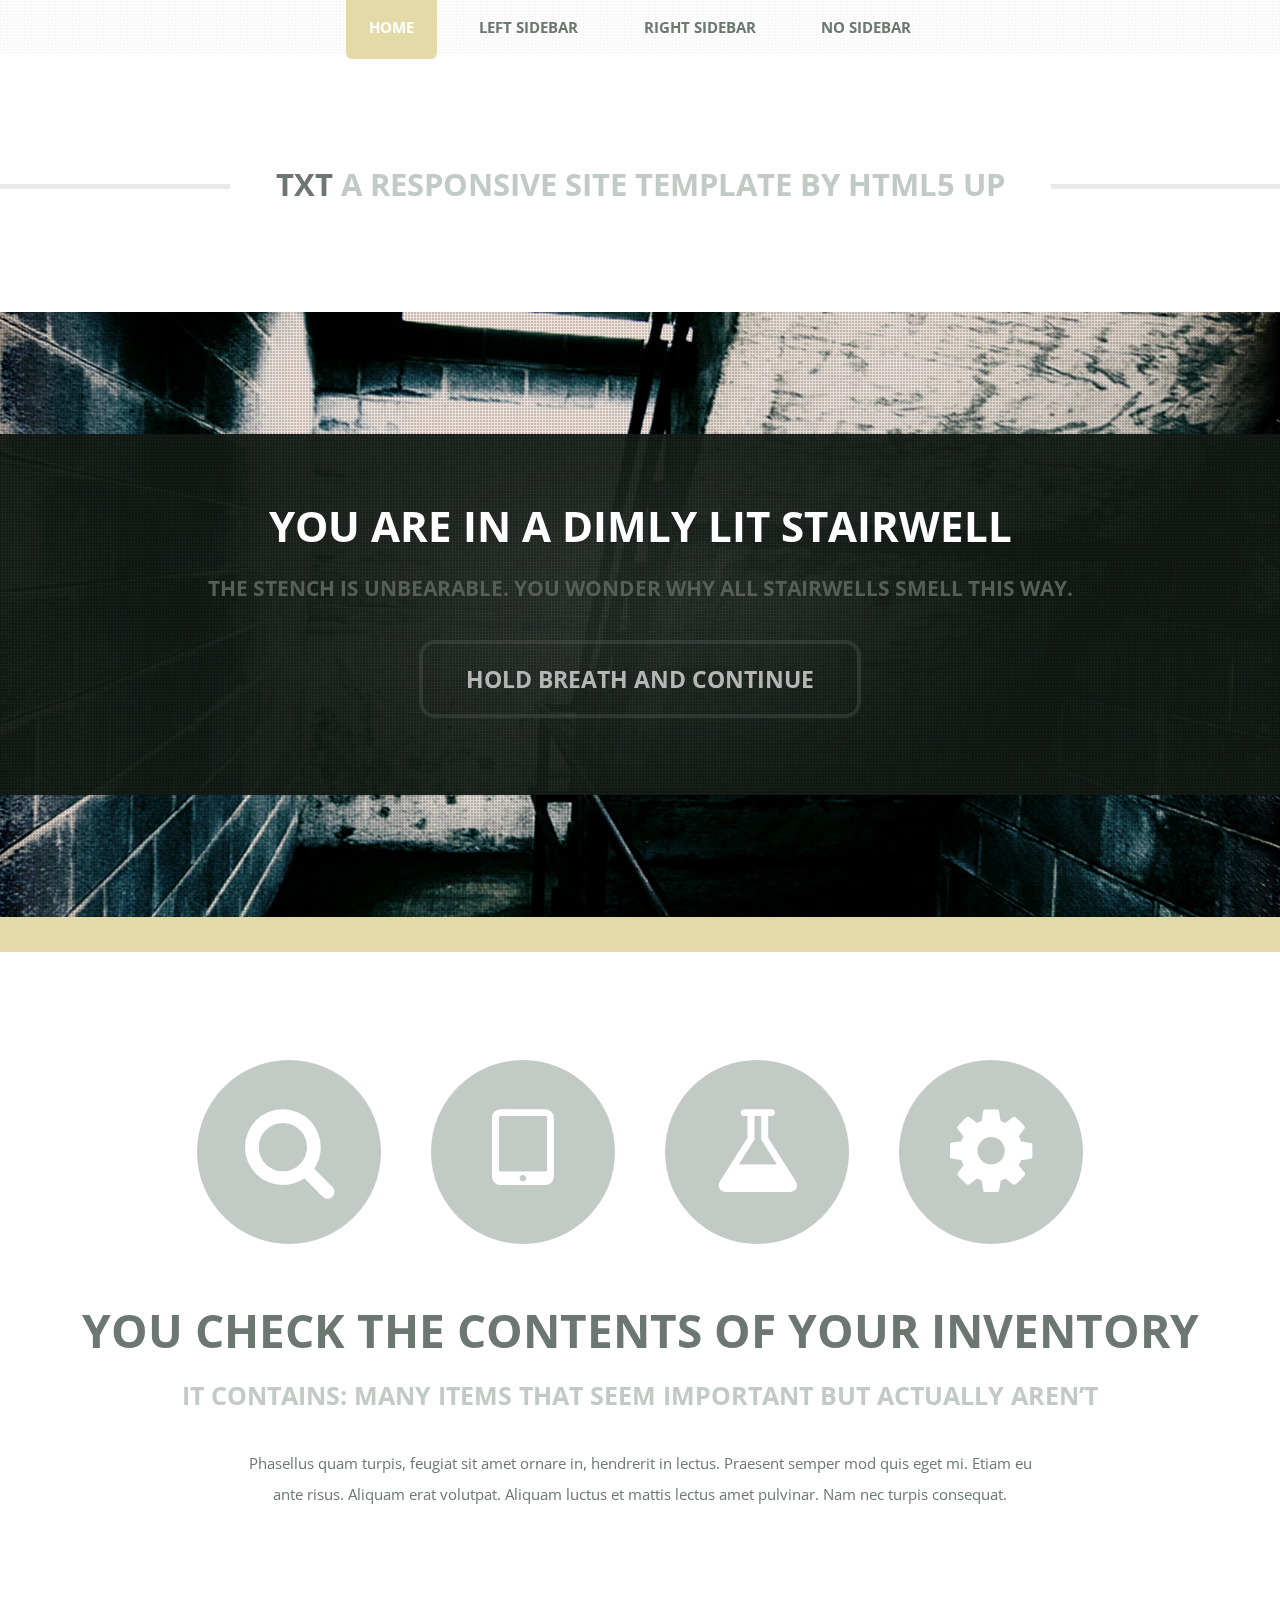
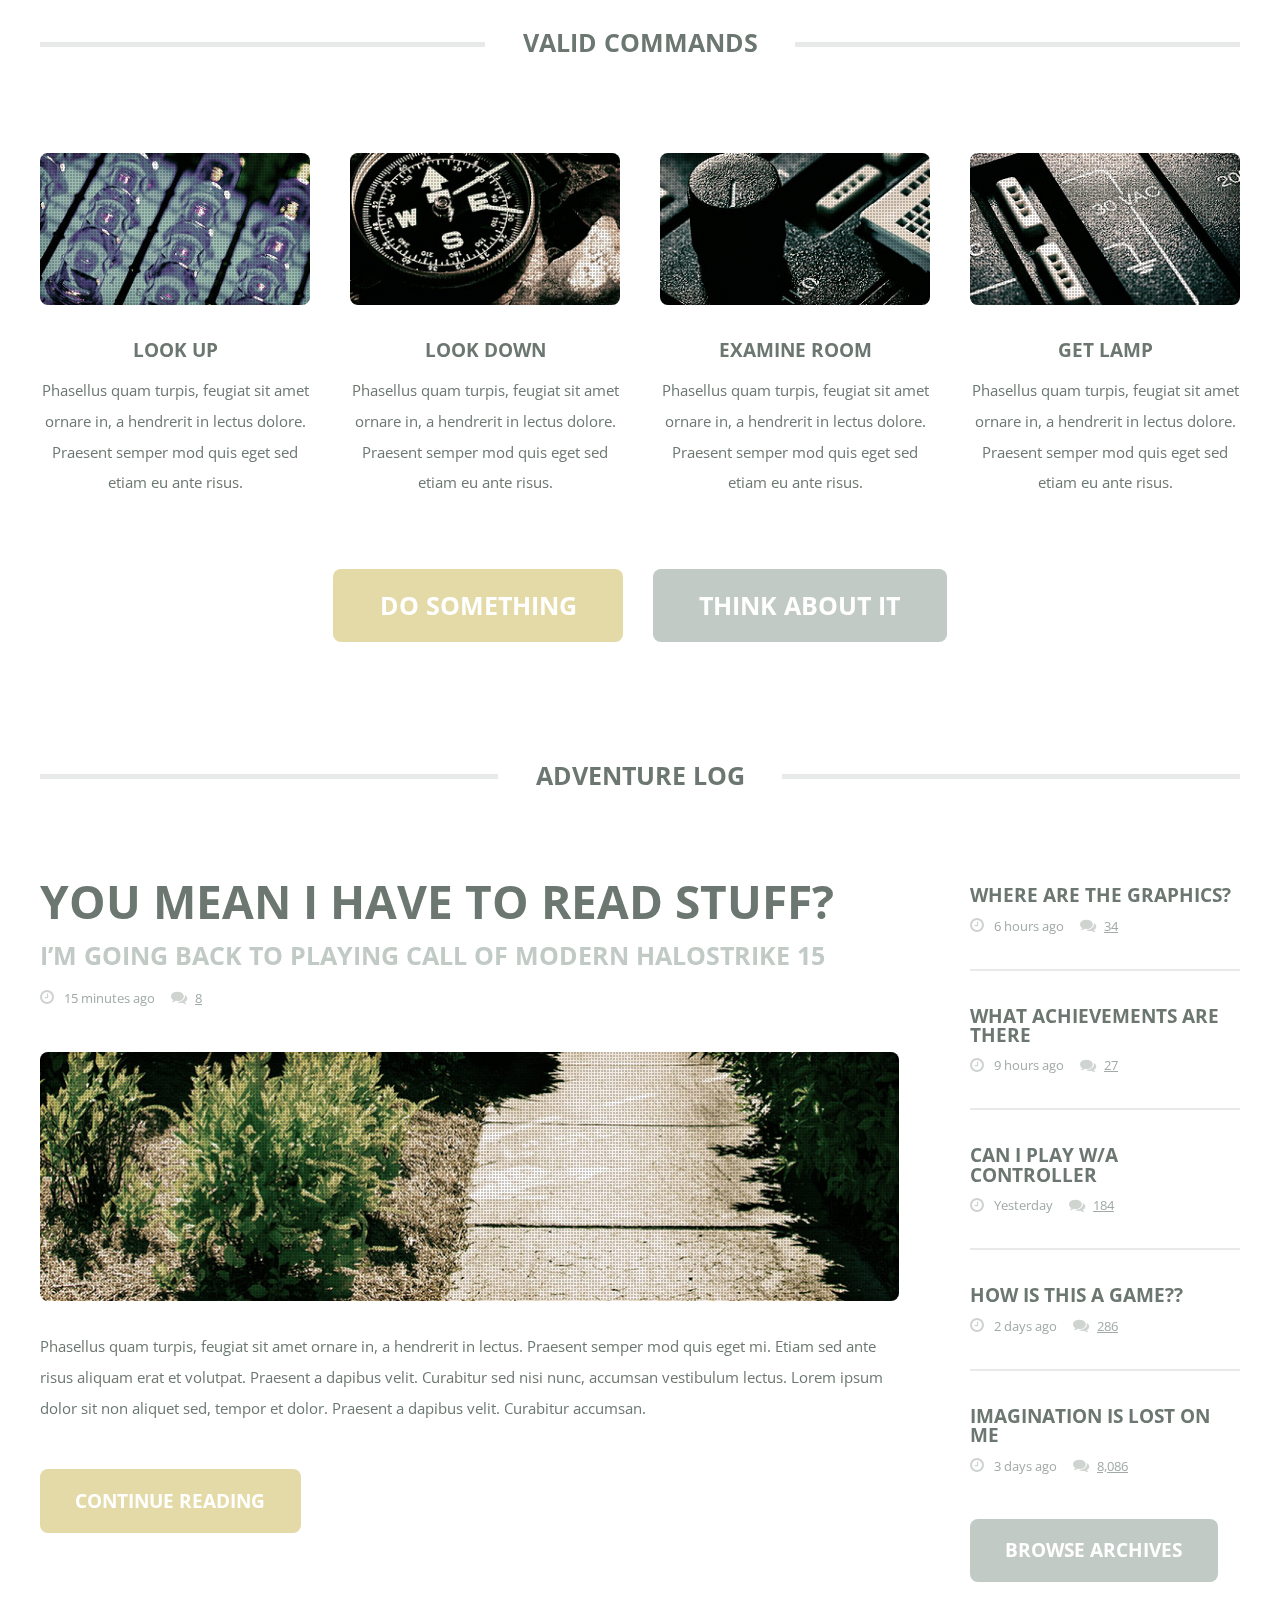
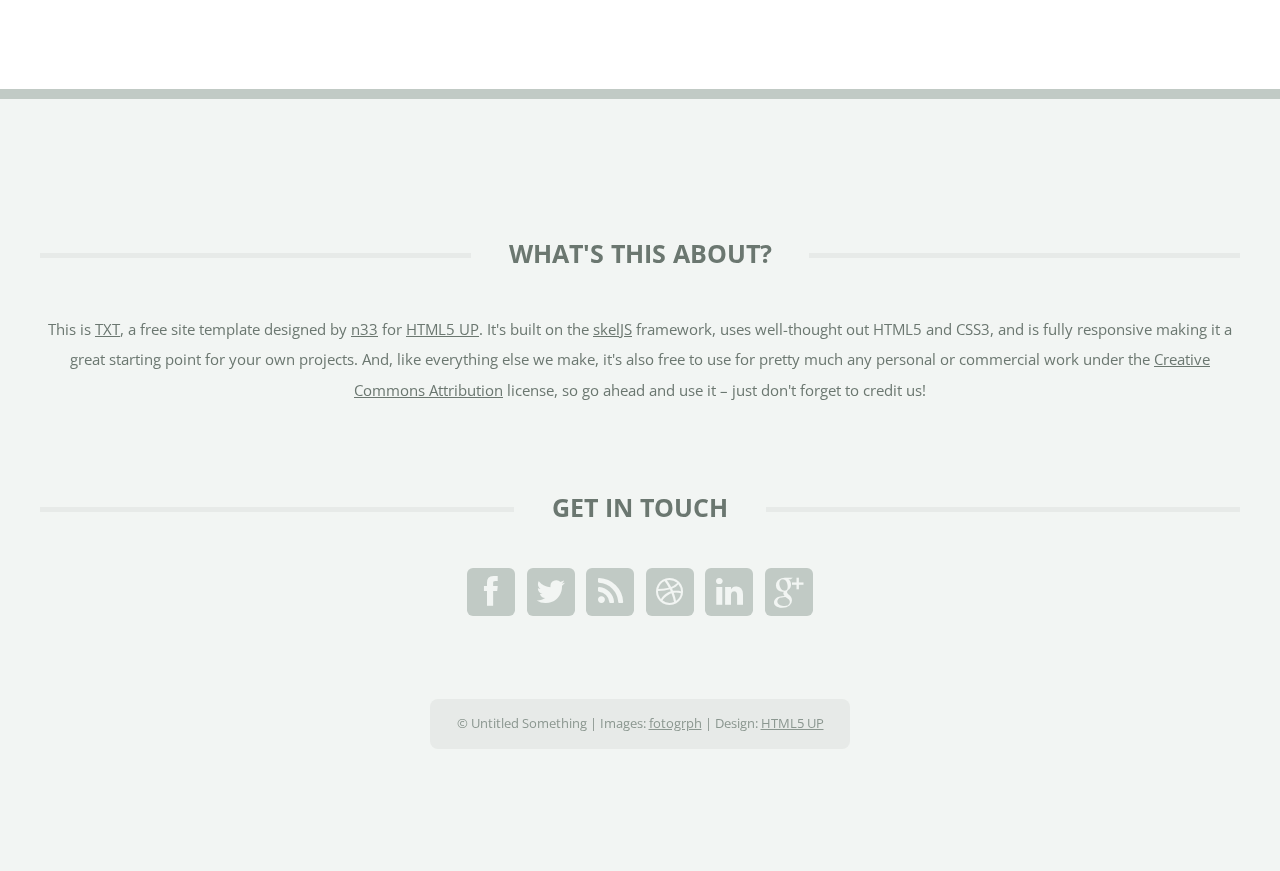
<file: 主页_标签切换/index.html>
<!DOCTYPE HTML>
<!--
	TXT 2.5 by HTML5 UP
	html5up.net | @n33co
	Free for personal and commercial use under the CCA 3.0 license (html5up.net/license)
-->
<html>
	<head>
		<title>TXT by HTML5 UP</title>
		<meta http-equiv="content-type" content="text/html; charset=utf-8" />
		<meta name="description" content="" />
		<meta name="keywords" content="" />
		<link href="http://fonts.googleapis.com/css?family=Open+Sans:400,700|Open+Sans+Condensed:700" rel="stylesheet" />
		<script src="js/jquery.min.js"></script>
		<script src="js/config.js"></script>
		<script src="js/skel.min.js"></script>
		<script src="js/skel-panels.min.js"></script>
		<noscript>
			<link rel="stylesheet" href="css/skel-noscript.css" />
			<link rel="stylesheet" href="css/style.css" />
			<link rel="stylesheet" href="css/style-desktop.css" />
		</noscript>
		<!--[if lte IE 9]><link rel="stylesheet" href="css/ie9.css" /><![endif]-->
		<!--[if lte IE 8]><script src="js/html5shiv.js"></script><link rel="stylesheet" href="css/ie8.css" /><![endif]-->
		<!--[if lte IE 7]><link rel="stylesheet" href="css/ie7.css" /><![endif]-->
	</head>
	<body class="homepage">

		<!-- Header -->
			<header id="header">
				<div class="logo">
					<div>
						<h1><a href="#" id="logo">TXT</a></h1>
						<span class="byline">A responsive site template by HTML5 UP</span>
					</div>
				</div>
			</header>
		<!-- /Header -->

		<!-- Nav -->
			<nav id="nav" class="skel-panels-fixed">
				<ul>
					<li class="current_page_item"><a href="index.html">Home</a></li>
					<li><a href="left-sidebar.html">Left Sidebar</a></li>
					<li><a href="right-sidebar.html">Right Sidebar</a></li>
					<li><a href="no-sidebar.html">No Sidebar</a></li>
				</ul>
			</nav>
		<!-- /Nav -->
		
		<!-- Banner -->
			<div id="banner-wrapper">
				<section id="banner">
					<h2>You are in a dimly lit stairwell</h2>
					<span class="byline">The stench is unbearable. You wonder why all stairwells smell this way.</span>
					<a href="#" class="button">Hold Breath and Continue</a>
				</section>
			</div>
		<!-- /Banner -->

		<!-- Main -->
			<div id="main-wrapper">
				<div id="main" class="container">
					<div class="row">
						<div class="12u">
							
							<!-- Highlight -->
								<section class="is-highlight">
									<ul class="special">
										<li><a href="#" class="fa fa-search solo"><span>Battery</span></a></li>
										<li><a href="#" class="fa fa-tablet solo"><span>Tablet</span></a></li>
										<li><a href="#" class="fa fa-flask solo"><span>Flask</span></a></li>
										<li><a href="#" class="fa fa-cog solo"><span>Pie Chart?</span></a></li>
									</ul>
									<header>
										<h2>You check the contents of your inventory</h2>
										<span class="byline">it contains: many items that seem important but actually aren’t</span>
									</header>
									<p>
										Phasellus quam turpis, feugiat sit amet ornare in, hendrerit in lectus. Praesent semper mod quis eget mi. Etiam eu<br />
										ante risus. Aliquam erat volutpat. Aliquam luctus et mattis lectus amet pulvinar. Nam nec turpis consequat.
									</p>
								</section>
							<!-- /Highlight -->

						</div>
					</div>
					<div class="row">
						<div class="12u">

							<!-- Features -->
								<section class="is-features">
									<h2 class="major"><span>Valid Commands</span></h2>
									<div>
										<div class="row">
											<div class="3u">
												
												<!-- Feature -->
													<section class="is-feature">
														<a href="#" class="image image-full"><img src="images/pic01.jpg" alt="" /></a>
														<h3><a href="#">Look Up</a></h3>
														<p>
															Phasellus quam turpis, feugiat sit amet ornare in, a hendrerit in 
															lectus dolore. Praesent semper mod quis eget sed etiam eu ante risus.
														</p>
													</section>
												<!-- /Feature -->
										
											</div>
											<div class="3u">
												
												<!-- Feature -->
													<section class="is-feature">
														<a href="#" class="image image-full"><img src="images/pic02.jpg" alt="" /></a>
														<h3><a href="#">Look Down</a></h3>
														<p>
															Phasellus quam turpis, feugiat sit amet ornare in, a hendrerit in 
															lectus dolore. Praesent semper mod quis eget sed etiam eu ante risus.
														</p>
													</section>
												<!-- /Feature -->
										
											</div>
											<div class="3u">
												
												<!-- Feature -->
													<section class="is-feature">
														<a href="#" class="image image-full"><img src="images/pic03.jpg" alt="" /></a>
														<h3><a href="#">Examine Room</a></h3>
														<p>
															Phasellus quam turpis, feugiat sit amet ornare in, a hendrerit in 
															lectus dolore. Praesent semper mod quis eget sed etiam eu ante risus.
														</p>
													</section>
												<!-- /Feature -->
										
											</div>
											<div class="3u">
												
												<!-- Feature -->
													<section class="is-feature">
														<a href="#" class="image image-full"><img src="images/pic04.jpg" alt="" /></a>
														<h3><a href="http://getlamp.com">Get Lamp</a></h3>
														<p>
															Phasellus quam turpis, feugiat sit amet ornare in, a hendrerit in 
															lectus dolore. Praesent semper mod quis eget sed etiam eu ante risus.
														</p>
													</section>
												<!-- /Feature -->
										
											</div>
										</div>
										<div class="row">
											<div class="12u">
											
												<div class="actions">
													<a href="#" class="button button-big">Do Something</a>
													<a href="#" class="button button-alt button-big">Think About It</a>
												</div>

											</div>
										</div>
									</div>
								</section>
							<!-- /Features -->

						</div>
					</div>
					<div class="row">
						<div class="12u">

							<!-- Blog -->
								<section class="is-blog">
									<h2 class="major"><span>Adventure Log</span></h2>
									<div>
										<div class="row">
											<div class="9u">
												<div class="content content-left">
												
													<!-- Featured Post -->
														<article class="is-post">
															<header>
																<h3><a href="#">You mean I have to read stuff?</a></h3>
																<span class="byline">I’m going back to playing call of Modern Halostrike 15</span>
																<ul class="meta">
																	<li class="fa fa-clock-o">15 minutes ago</li>
																	<li class="fa fa-comments"><a href="#">8</a></li>
																</ul>
															</header>
															<a href="#" class="image image-full"><img src="images/pic05.jpg" alt="" /></a>
															<p>
																Phasellus quam turpis, feugiat sit amet ornare in, a hendrerit in lectus. Praesent 
																semper mod quis eget mi. Etiam sed ante risus aliquam erat et volutpat. Praesent a 
																dapibus velit. Curabitur sed nisi nunc, accumsan vestibulum lectus. Lorem ipsum 
																dolor sit non aliquet sed, tempor et dolor.  Praesent a dapibus velit. Curabitur 
																accumsan.
															</p>
															<a href="#" class="button">Continue Reading</a>
														</article>
													<!-- /Featured Post -->
												
												</div>
											</div>
											<div class="3u">
												<div class="sidebar">
											
													<!-- Archives -->
														<ul class="style2">
															<li>
																<article class="is-post-summary">
																	<h3><a href="#">Where are the graphics?</a></h3>
																	<ul class="meta">
																		<li class="fa fa-clock-o">6 hours ago</li>
																		<li class="fa fa-comments"><a href="#">34</a></li>
																	</ul>
																</article>
															</li>
															<li>
																<article class="is-post-summary">
																	<h3><a href="#">What achievements are there</a></h3>
																	<ul class="meta">
																		<li class="fa fa-clock-o">9 hours ago</li>
																		<li class="fa fa-comments"><a href="#">27</a></li>
																	</ul>
																</article>
															</li>
															<li>
																<article class="is-post-summary">
																	<h3><a href="#">Can I play w/a controller</a></h3>
																	<ul class="meta">
																		<li class="fa fa-clock-o">Yesterday</li>
																		<li class="fa fa-comments"><a href="#">184</a></li>
																	</ul>
																</article>
															</li>
															<li>
																<article class="is-post-summary">
																	<h3><a href="#">How is this a game??</a></h3>
																	<ul class="meta">
																		<li class="fa fa-clock-o">2 days ago</li>
																		<li class="fa fa-comments"><a href="#">286</a></li>
																	</ul>
																</article>
															</li>
															<li>
																<article class="is-post-summary">
																	<h3><a href="#">Imagination is lost on me</a></h3>
																	<ul class="meta">
																		<li class="fa fa-clock-o">3 days ago</li>
																		<li class="fa fa-comments"><a href="#">8,086</a></li>
																	</ul>
																</article>
															</li>
														</ul>
														<a href="#" class="button button-alt">Browse Archives</a>
													<!-- /Archives -->
												
												</div>
											</div>
										</div>
									</div>
								</section>
							<!-- /Blog -->
							
						</div>
					</div>
				</div>
			</div>
		<!-- /Main -->

		<!-- Footer -->
			<footer id="footer" class="container">
				<div class="row">
					<div class="12u">

						<!-- About -->
							<section>
								<h2 class="major"><span>What's this about?</span></h2>
								<p>
									This is <a href="http://html5up.net/txt/">TXT</a>, a free site template designed by
									<a href="http://n33.co">n33</a> for <a href="http://html5up.net/">HTML5 UP</a>.
									It's built on the <a href="http://skeljs.org">skelJS</a> framework, uses well-thought out
									HTML5 and CSS3, and is fully responsive making it a great starting point for your own
									projects. And, like everything else we make, it's also free to use for pretty much any
									personal or commercial work under the <a href="http://html5up.net/license/">Creative Commons Attribution</a>
									license, so go ahead and use it &ndash; just don't forget to credit us!
								</p>
							</section>
						<!-- /About -->

					</div>
				</div>
				<div class="row">
					<div class="12u">

						<!-- Contact -->
							<section>
								<h2 class="major"><span>Get in touch</span></h2>
								<ul class="contact">
									<li><a class="fa fa-facebook solo" href="#"><span>Facebook</span></a></li>
									<li><a class="fa fa-twitter solo" href="http://twitter.com/n33co"><span>Twitter</span></a></li>
									<li><a class="fa fa-rss solo" href="http://n33.co/feed/"><span>RSS</span></a></li>
									<li><a class="fa fa-dribbble solo" href="http://dribbble.com/n33"><span>Dribbble</span></a></li>
									<li><a class="fa fa-linkedin solo" href="#"><span>LinkedIn</span></a></li>
									<li><a class="fa fa-google-plus solo" href="#"><span>Google+</span></a></li>
								</ul>
							</section>
						<!-- /Contact -->
					
					</div>
				</div>

				<!-- Copyright -->
					<div id="copyright">
						&copy; Untitled Something | Images: <a href="http://fotogrph.com">fotogrph</a> | Design: <a href="http://html5up.net/">HTML5 UP</a>
					</div>
				<!-- /Copyright -->

			</footer>
		<!-- /Footer -->

	</body>
</html>
</file>
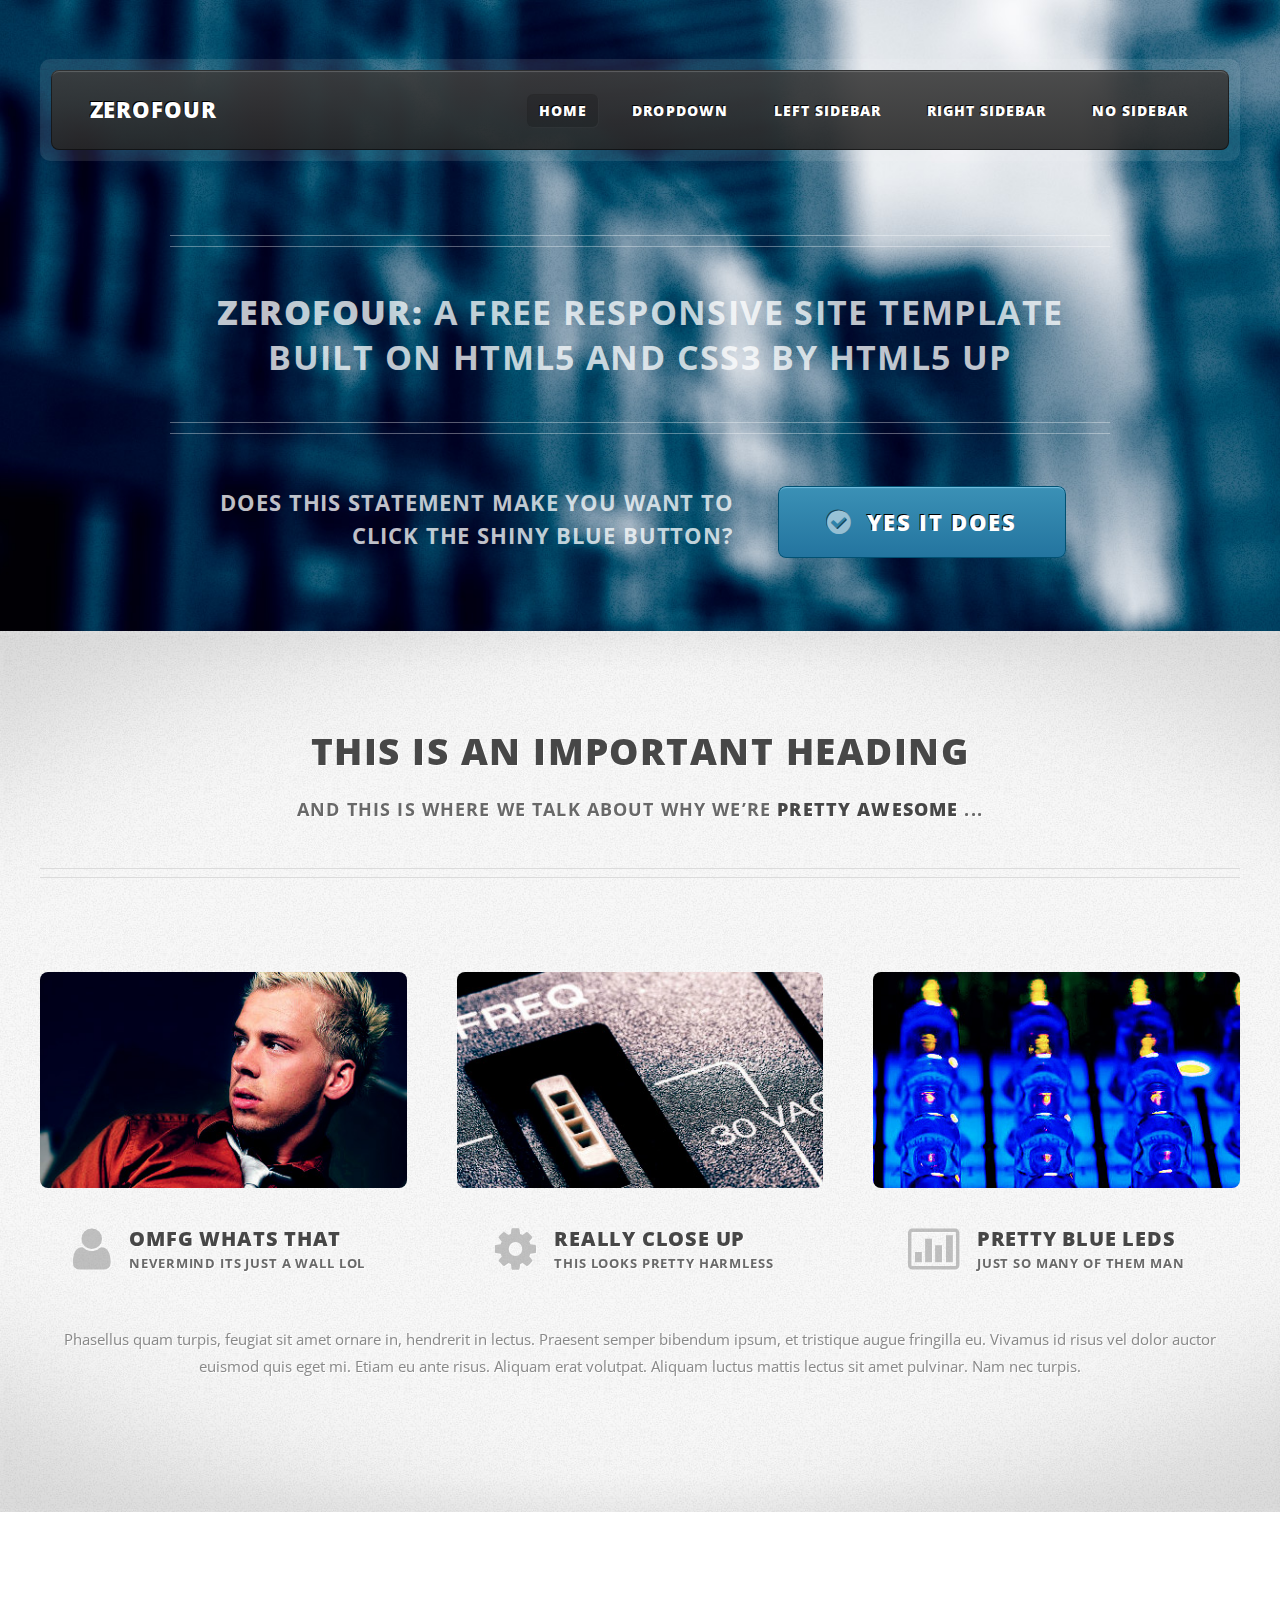
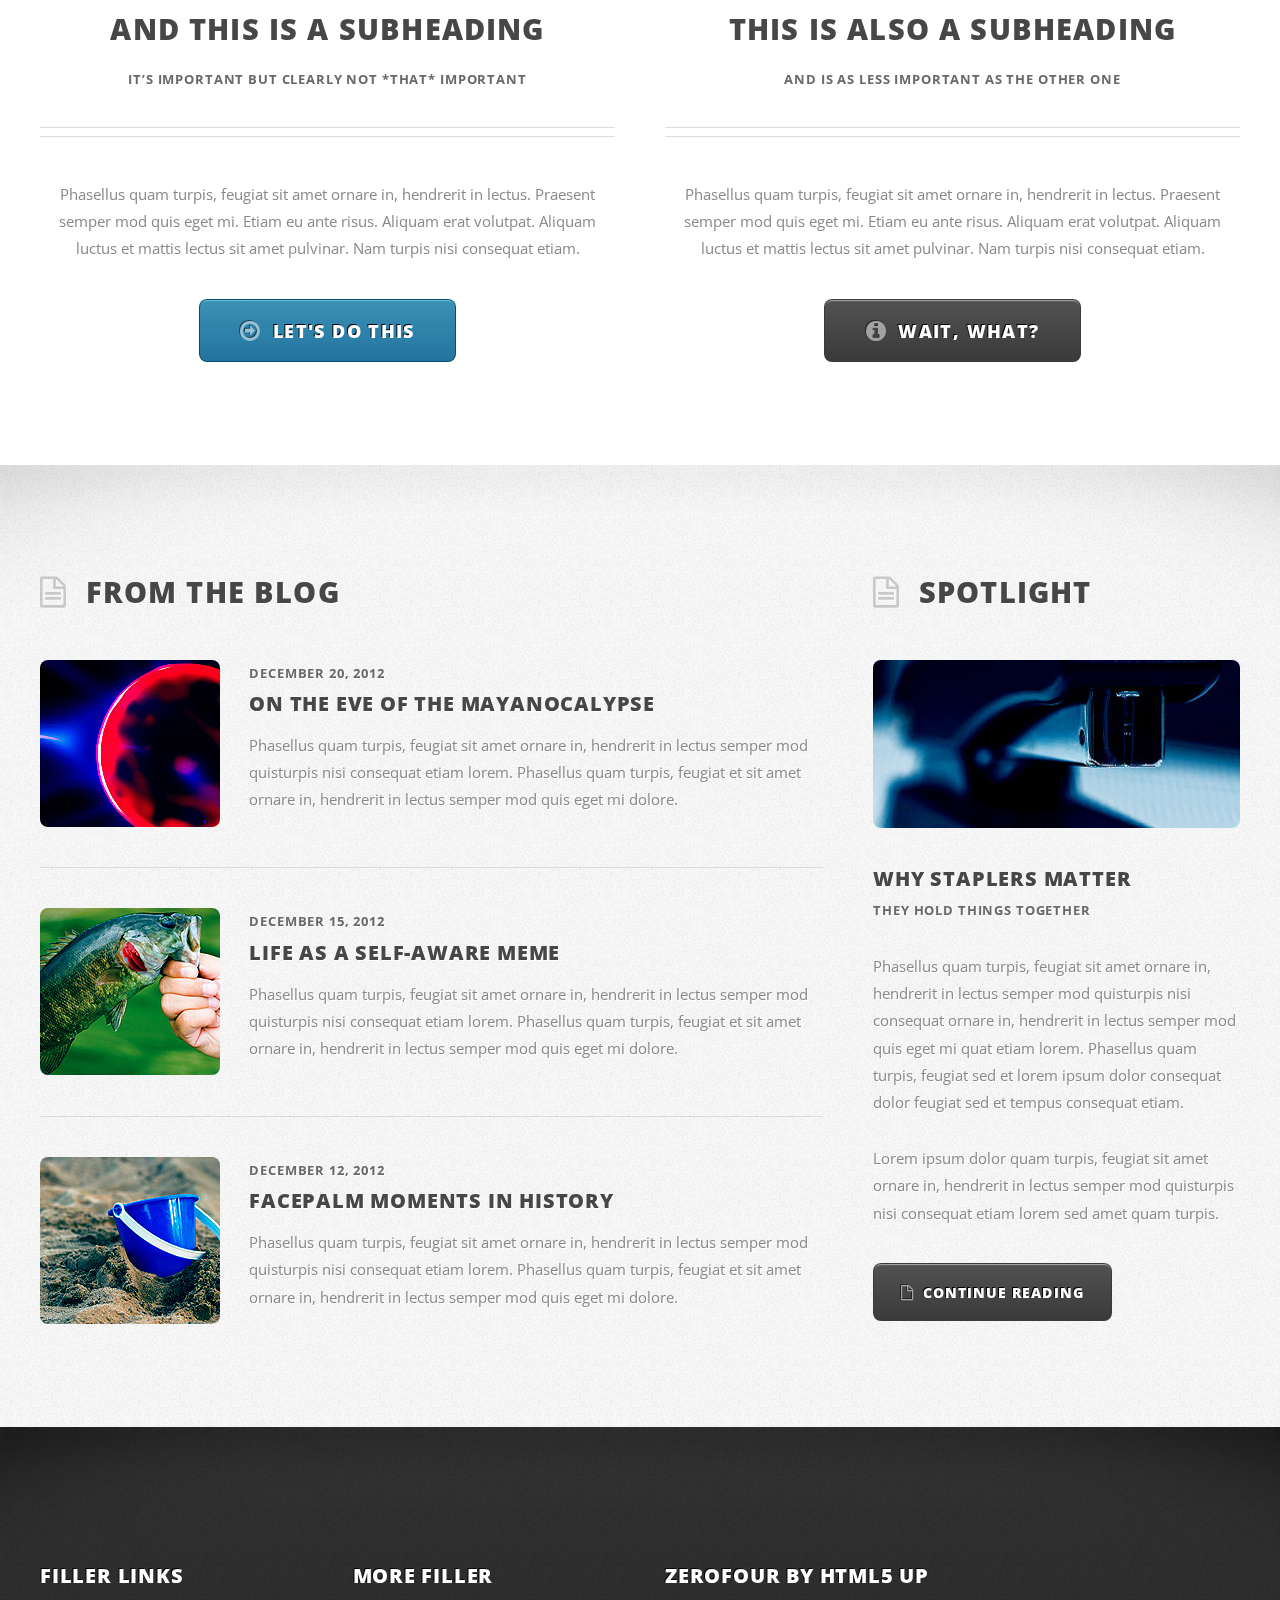
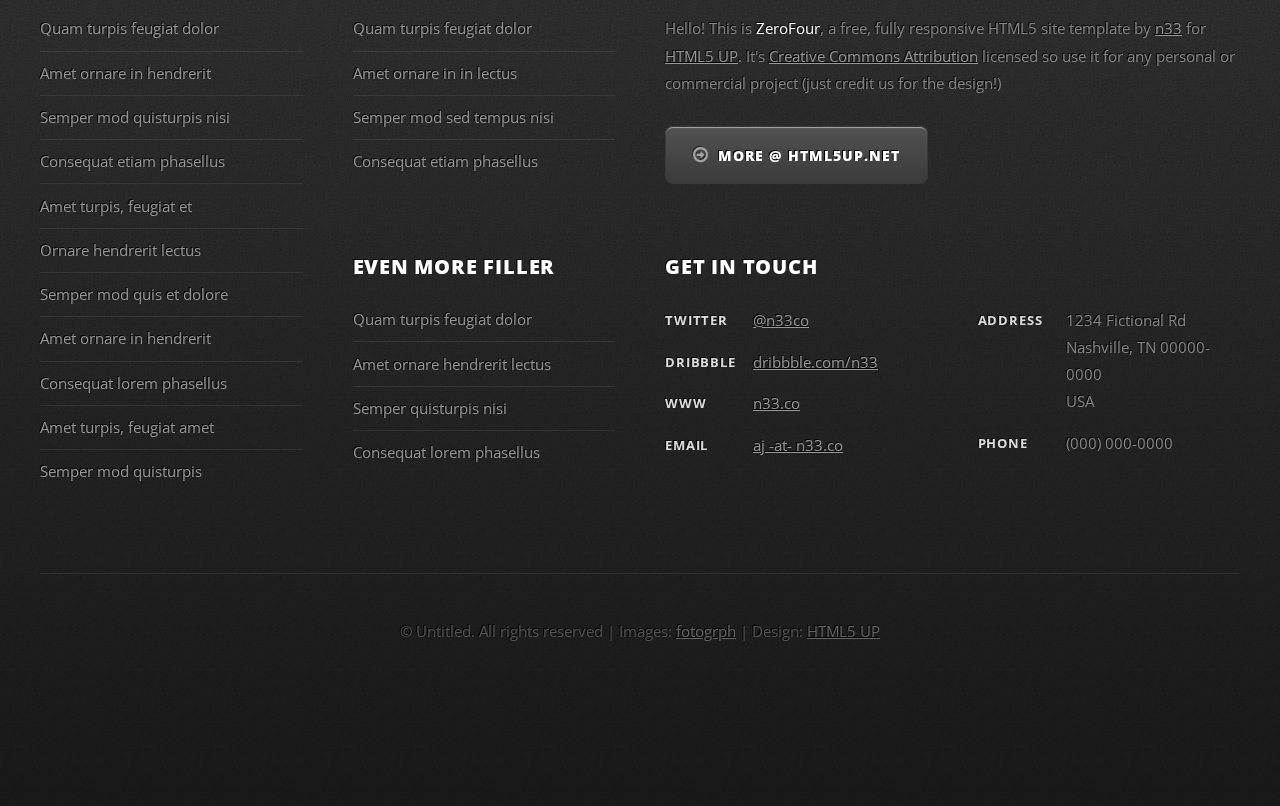
<file: 主页_标签切换_毛玻璃/index.html>
<!DOCTYPE HTML>
<!--
	ZeroFour 2.5 by HTML5 UP
	html5up.net | @n33co
	Free for personal and commercial use under the CCA 3.0 license (html5up.net/license)
-->
<html>
	<head>
		<title>ZeroFour by HTML5 UP</title>
		<meta http-equiv="content-type" content="text/html; charset=utf-8" />
		<meta name="description" content="" />
		<meta name="keywords" content="" />
		<link href="http://fonts.googleapis.com/css?family=Open+Sans:400,300,700,800" rel="stylesheet" type="text/css" />
		<script src="js/jquery.min.js"></script>
		<script src="js/jquery.dropotron.min.js"></script>
		<script src="js/config.js"></script>
		<script src="js/skel.min.js"></script>
		<script src="js/skel-panels.min.js"></script>
		<noscript>
			<link rel="stylesheet" href="css/skel-noscript.css" />
			<link rel="stylesheet" href="css/style.css" />
			<link rel="stylesheet" href="css/style-desktop.css" />
		</noscript>
		<!--[if lte IE 9]><link rel="stylesheet" href="css/ie9.css" /><![endif]-->
		<!--[if lte IE 8]><script src="js/html5shiv.js"></script><link rel="stylesheet" href="css/ie8.css" /><![endif]-->
		<!--[if lte IE 7]><link rel="stylesheet" href="css/ie7.css" /><![endif]-->
	</head>
	<body class="homepage">

		<!-- Header Wrapper -->
			<div id="header-wrapper">
				<div class="container">
					<div class="row">
						<div class="12u">
						
							<!-- Header -->
								<header id="header">
									<div class="inner">
									
										<!-- Logo -->
											<h1><a href="#" id="logo">ZeroFour</a></h1>
										
										<!-- Nav -->
											<nav id="nav">
												<ul>
													<li class="current_page_item"><a href="index.html">Home</a></li>
													<li>
														<span>Dropdown</span>
														<ul>
															<li><a href="#">Lorem ipsum dolor</a></li>
															<li><a href="#">Magna phasellus</a></li>
															<li>
																<span>Phasellus consequat</span>
																<ul>
																	<li><a href="#">Lorem ipsum dolor</a></li>
																	<li><a href="#">Phasellus consequat</a></li>
																	<li><a href="#">Magna phasellus</a></li>
																	<li><a href="#">Etiam dolore nisl</a></li>
																</ul>
															</li>
															<li><a href="#">Veroeros feugiat</a></li>
														</ul>
													</li>
													<li><a href="left-sidebar.html">Left Sidebar</a></li>
													<li><a href="right-sidebar.html">Right Sidebar</a></li>
													<li><a href="no-sidebar.html">No Sidebar</a></li>
												</ul>
											</nav>
									
									</div>
								</header>

							<!-- Banner -->
								<div id="banner">
									<h2><strong>ZeroFour:</strong> A free responsive site template<br />
									built on HTML5 and CSS3 by <a href="http://html5up.net">HTML5 UP</a></h2>
									<p>Does this statement make you want to click the shiny blue button?</p>
									<a href="#" class="button big fa fa-check-circle">Yes it does</a>
								</div>

						</div>
					</div>
				</div>
			</div>
		
		<!-- Main Wrapper -->
			<div id="main-wrapper">
				<div class="main-wrapper-style1">
					<div class="inner">
				
						<!-- Feature 1 -->
							<section class="container box-feature1">
								<div class="row">
									<div class="12u">
										<header class="first major">
											<h2>This is an important heading</h2>
											<span class="byline">And this is where we talk about why we’re <strong>pretty awesome</strong> ...</span>
										</header>
									</div>
								</div>
								<div class="row">
									<div class="4u">
										<section>
											<span class="image image-full"><img src="images/pic01.jpg" alt="" /></span>
											<header class="second fa fa-user">
												<h3>OMFG Whats That</h3>
												<span class="byline">Nevermind its just a wall lol</span>
											</header>
										</section>
									</div>
									<div class="4u">
										<section>
											<span class="image image-full"><img src="images/pic02.jpg" alt="" /></span>
											<header class="second fa fa-cog">
												<h3>Really Close Up</h3>
												<span class="byline">This looks pretty harmless</span>
											</header>
										</section>
									</div>
									<div class="4u">
										<section>
											<span class="image image-full"><img src="images/pic03.jpg" alt="" /></span>
											<header class="second fa fa-bar-chart-o">
												<h3>Pretty Blue LEDs</h3>
												<span class="byline">Just so many of them man</span>
											</header>
										</section>
									</div>
								</div>
								<div class="row">
									<div class="12u">
										<p>Phasellus quam turpis, feugiat sit amet ornare in, hendrerit in lectus. Praesent semper 
										bibendum ipsum, et tristique augue fringilla eu. Vivamus id risus vel dolor auctor euismod 
										quis eget mi. Etiam eu ante risus. Aliquam erat volutpat. Aliquam luctus mattis lectus sit 
										amet pulvinar. Nam nec turpis.</p>
									</div>
								</div>
							</section>

					</div>
				</div>
				<div class="main-wrapper-style2">
					<div class="inner">
				
						<!-- Feature 2 -->
							<section class="container box-feature2">
								<div class="row">
									<div class="6u">
										<section>
											<header class="major">
												<h2>And this is a subheading</h2>
												<span class="byline">It’s important but clearly not *that* important</span>
											</header>
											<p>Phasellus quam turpis, feugiat sit amet ornare in, hendrerit in lectus. 
											Praesent semper mod quis eget mi. Etiam eu ante risus. Aliquam erat volutpat. 
											Aliquam luctus et mattis lectus sit amet pulvinar. Nam turpis nisi 
											consequat etiam.</p>
											<footer>
												<a href="#" class="button medium fa fa-arrow-circle-o-right">Let's do this</a>
											</footer>
										</section>
									</div>
									<div class="6u">
										<section>
											<header class="major">
												<h2>This is also a subheading</h2>
												<span class="byline">And is as less important as the other one</span>
											</header>
											<p>Phasellus quam turpis, feugiat sit amet ornare in, hendrerit in lectus. 
											Praesent semper mod quis eget mi. Etiam eu ante risus. Aliquam erat volutpat. 
											Aliquam luctus et mattis lectus sit amet pulvinar. Nam turpis nisi 
											consequat etiam.</p>
											<footer>
												<a href="#" class="button medium alt fa fa-info-circle">Wait, what?</a>
											</footer>
										</section>
									</div>
								</div>
							</section>

						</div>
				</div>
				<div class="main-wrapper-style3">
					<div class="inner">
						<div class="container">
							<div class="row">
								<div class="8u">

									<!-- Article list -->
										<section class="box-article-list">
											<h2 class="fa fa-file-text-o">From the blog</h2>
											
											<!-- Excerpt -->
												<article class="box-excerpt">
													<a href="#" class="image image-left"><img src="images/pic04.jpg" alt="" /></a>
													<div>
														<header>
															<span class="date">December 20, 2012</span>
															<h3><a href="#">On the eve of the Mayanocalypse</a></h3>
														</header>
														<p>Phasellus quam turpis, feugiat sit amet ornare in, hendrerit in lectus 
														semper mod quisturpis nisi consequat etiam lorem. Phasellus quam turpis, 
														feugiat et sit amet ornare in, hendrerit in lectus semper mod quis eget mi dolore.</p>
													</div>
												</article>

											<!-- Excerpt -->
												<article class="box-excerpt">
													<a href="#" class="image image-left"><img src="images/pic05.jpg" alt="" /></a>
													<div>
														<header>
															<span class="date">December 15, 2012</span>
															<h3><a href="#">Life as a self-aware meme</a></h3>
														</header>
														<p>Phasellus quam turpis, feugiat sit amet ornare in, hendrerit in lectus 
														semper mod quisturpis nisi consequat etiam lorem. Phasellus quam turpis, 
														feugiat et sit amet ornare in, hendrerit in lectus semper mod quis eget mi dolore.</p>
													</div>
												</article>

											<!-- Excerpt -->
												<article class="box-excerpt">
													<a href="#" class="image image-left"><img src="images/pic06.jpg" alt="" /></a>
													<div>
														<header>
															<span class="date">December 12, 2012</span>
															<h3><a href="#">Facepalm moments in history</a></h3>
														</header>
														<p>Phasellus quam turpis, feugiat sit amet ornare in, hendrerit in lectus 
														semper mod quisturpis nisi consequat etiam lorem. Phasellus quam turpis, 
														feugiat et sit amet ornare in, hendrerit in lectus semper mod quis eget mi dolore.</p>
													</div>
												</article>

										</section>
								</div>
								<div class="4u">
								
									<!-- Spotlight -->
										<section class="box-spotlight">
											<h2 class="fa fa-file-text-o">Spotlight</h2>
											<article>
												<a href="#" class="image image-full"><img src="images/pic07.jpg" alt=""></a>
												<header>
													<h3><a href="#">Why staplers matter</a></h3>
													<span class="byline">They hold things together</span>
												</header>
												<p>Phasellus quam turpis, feugiat sit amet ornare in, hendrerit in lectus semper mod 
												quisturpis nisi consequat ornare in, hendrerit in lectus semper mod quis eget mi quat etiam 
												lorem. Phasellus quam turpis, feugiat sed et lorem ipsum dolor consequat dolor feugiat sed
												et tempus consequat etiam.</p>
												<p>Lorem ipsum dolor quam turpis, feugiat sit amet ornare in, hendrerit in lectus semper 
												mod quisturpis nisi consequat etiam lorem sed amet quam turpis.</p>
												<footer>
													<a href="#" class="button alt fa fa-file-o">Continue Reading</a>
												</footer>
											</article>
										</section>
								
								</div>
							</div>
						</div>
					</div>
				</div>
			</div>

		<!-- Footer Wrapper -->
			<div id="footer-wrapper">
				<footer id="footer" class="container">
					<div class="row">
						<div class="3u">
						
							<!-- Links -->
								<section>
									<h2>Filler Links</h2>
									<ul class="style2">
										<li><a href="#">Quam turpis feugiat dolor</a></li>
										<li><a href="#">Amet ornare in hendrerit </a></li>
										<li><a href="#">Semper mod quisturpis nisi</a></li>
										<li><a href="#">Consequat etiam phasellus</a></li>
										<li><a href="#">Amet turpis, feugiat et</a></li>
										<li><a href="#">Ornare hendrerit lectus</a></li>
										<li><a href="#">Semper mod quis et dolore</a></li>
										<li><a href="#">Amet ornare in hendrerit</a></li>
										<li><a href="#">Consequat lorem phasellus</a></li>
										<li><a href="#">Amet turpis, feugiat amet</a></li>
										<li><a href="#">Semper mod quisturpis</a></li>
									</ul>
								</section>
						
						</div>
						<div class="3u">
						
							<!-- Links -->
								<section>
									<h2>More Filler</h2>
									<ul class="style2">
										<li><a href="#">Quam turpis feugiat dolor</a></li>
										<li><a href="#">Amet ornare in in lectus</a></li>
										<li><a href="#">Semper mod sed tempus nisi</a></li>
										<li><a href="#">Consequat etiam phasellus</a></li>
									</ul>
								</section>
						
							<!-- Links -->
								<section>
									<h2>Even More Filler</h2>
									<ul class="style2">
										<li><a href="#">Quam turpis feugiat dolor</a></li>
										<li><a href="#">Amet ornare hendrerit lectus</a></li>
										<li><a href="#">Semper quisturpis nisi</a></li>
										<li><a href="#">Consequat lorem phasellus</a></li>
									</ul>
								</section>
						
						</div>
						<div class="6u">
						
							<!-- About -->
								<section>
									<h2><strong>ZeroFour</strong> by HTML5 UP</h2>
									<p>Hello! This is <strong>ZeroFour</strong>, a free, fully responsive HTML5 site
									template by <a href="http://n33.co/">n33</a> for <a href="http://html5up.net/">HTML5 UP</a>.
									It's <a href="http://html5up.net/license/">Creative Commons Attribution</a>
									licensed so use it for any personal or commercial project (just credit us
									for the design!)</p>
									<a href="http://html5up.net/" class="button alt fa fa-arrow-circle-o-right">More @ HTML5Up.net</a>
								</section>
						
							<!-- Contact -->
								<section>
									<h2>Get in touch</h2>
									<div>
										<div class="row">
											<div class="6u">
												<dl class="contact">
													<dt>Twitter</dt>
													<dd><a href="http://twitter.com/n33co">@n33co</a></dd>
													<dt>Dribbble</dt>
													<dd><a href="http://dribbble.com/n33">dribbble.com/n33</a></dd>
													<dt>WWW</dt>
													<dd><a href="http://n33.co">n33.co</a></dd>
													<dt>Email</dt>
													<dd><a href="mailto:aj%20-at-%20n33.co">aj -at- n33.co</a></dd>
												</dl>
											</div>
											<div class="6u">
												<dl class="contact">
													<dt>Address</dt>
													<dd>
														1234 Fictional Rd<br />
														Nashville, TN 00000-0000<br />
														USA
													</dd>
													<dt>Phone</dt>
													<dd>(000) 000-0000</dd>
												</dl>
											</div>
										</div>
									</div>
								</section>
						
						</div>
					</div>
					<div class="row">
						<div class="12u">
							<div id="copyright">
								&copy; Untitled. All rights reserved | Images: <a href="http://fotogrph.com/">fotogrph</a> | Design: <a href="http://html5up.net/">HTML5 UP</a>
							</div>
						</div>
					</div>
				</footer>
			</div>

	</body>
</html>
</file>
<file: zeem-web/css/linearicons.css>
@font-face {
	font-family: 'Linearicons-Free';
	src:url('../fonts/Linearicons-Free.eot?w118d');
	src:url('../fonts/Linearicons-Free.eot?#iefixw118d') format('embedded-opentype'),
		url('../fonts/Linearicons-Free.woff2?w118d') format('woff2'),
		url('../fonts/Linearicons-Free.woff?w118d') format('woff'),
		url('../fonts/Linearicons-Free.ttf?w118d') format('truetype'),
		url('../fonts/Linearicons-Free.svg?w118d#Linearicons-Free') format('svg');
	font-weight: normal;
	font-style: normal;
}

.lnr {
	font-family: 'Linearicons-Free';
	speak: none;
	font-style: normal;
	font-weight: normal;
	font-variant: normal;
	text-transform: none;
	line-height: 1;

	/* Better Font Rendering =========== */
	-webkit-font-smoothing: antialiased;
	-moz-osx-font-smoothing: grayscale;
}

.lnr-home:before {
	content: "\e800";
}
.lnr-apartment:before {
	content: "\e801";
}
.lnr-pencil:before {
	content: "\e802";
}
.lnr-magic-wand:before {
	content: "\e803";
}
.lnr-drop:before {
	content: "\e804";
}
.lnr-lighter:before {
	content: "\e805";
}
.lnr-poop:before {
	content: "\e806";
}
.lnr-sun:before {
	content: "\e807";
}
.lnr-moon:before {
	content: "\e808";
}
.lnr-cloud:before {
	content: "\e809";
}
.lnr-cloud-upload:before {
	content: "\e80a";
}
.lnr-cloud-download:before {
	content: "\e80b";
}
.lnr-cloud-sync:before {
	content: "\e80c";
}
.lnr-cloud-check:before {
	content: "\e80d";
}
.lnr-database:before {
	content: "\e80e";
}
.lnr-lock:before {
	content: "\e80f";
}
.lnr-cog:before {
	content: "\e810";
}
.lnr-trash:before {
	content: "\e811";
}
.lnr-dice:before {
	content: "\e812";
}
.lnr-heart:before {
	content: "\e813";
}
.lnr-star:before {
	content: "\e814";
}
.lnr-star-half:before {
	content: "\e815";
}
.lnr-star-empty:before {
	content: "\e816";
}
.lnr-flag:before {
	content: "\e817";
}
.lnr-envelope:before {
	content: "\e818";
}
.lnr-paperclip:before {
	content: "\e819";
}
.lnr-inbox:before {
	content: "\e81a";
}
.lnr-eye:before {
	content: "\e81b";
}
.lnr-printer:before {
	content: "\e81c";
}
.lnr-file-empty:before {
	content: "\e81d";
}
.lnr-file-add:before {
	content: "\e81e";
}
.lnr-enter:before {
	content: "\e81f";
}
.lnr-exit:before {
	content: "\e820";
}
.lnr-graduation-hat:before {
	content: "\e821";
}
.lnr-license:before {
	content: "\e822";
}
.lnr-music-note:before {
	content: "\e823";
}
.lnr-film-play:before {
	content: "\e824";
}
.lnr-camera-video:before {
	content: "\e825";
}
.lnr-camera:before {
	content: "\e826";
}
.lnr-picture:before {
	content: "\e827";
}
.lnr-book:before {
	content: "\e828";
}
.lnr-bookmark:before {
	content: "\e829";
}
.lnr-user:before {
	content: "\e82a";
}
.lnr-users:before {
	content: "\e82b";
}
.lnr-shirt:before {
	content: "\e82c";
}
.lnr-store:before {
	content: "\e82d";
}
.lnr-cart:before {
	content: "\e82e";
}
.lnr-tag:before {
	content: "\e82f";
}
.lnr-phone-handset:before {
	content: "\e830";
}
.lnr-phone:before {
	content: "\e831";
}
.lnr-pushpin:before {
	content: "\e832";
}
.lnr-map-marker:before {
	content: "\e833";
}
.lnr-map:before {
	content: "\e834";
}
.lnr-location:before {
	content: "\e835";
}
.lnr-calendar-full:before {
	content: "\e836";
}
.lnr-keyboard:before {
	content: "\e837";
}
.lnr-spell-check:before {
	content: "\e838";
}
.lnr-screen:before {
	content: "\e839";
}
.lnr-smartphone:before {
	content: "\e83a";
}
.lnr-tablet:before {
	content: "\e83b";
}
.lnr-laptop:before {
	content: "\e83c";
}
.lnr-laptop-phone:before {
	content: "\e83d";
}
.lnr-power-switch:before {
	content: "\e83e";
}
.lnr-bubble:before {
	content: "\e83f";
}
.lnr-heart-pulse:before {
	content: "\e840";
}
.lnr-construction:before {
	content: "\e841";
}
.lnr-pie-chart:before {
	content: "\e842";
}
.lnr-chart-bars:before {
	content: "\e843";
}
.lnr-gift:before {
	content: "\e844";
}
.lnr-diamond:before {
	content: "\e845";
}
.lnr-linearicons:before {
	content: "\e846";
}
.lnr-dinner:before {
	content: "\e847";
}
.lnr-coffee-cup:before {
	content: "\e848";
}
.lnr-leaf:before {
	content: "\e849";
}
.lnr-paw:before {
	content: "\e84a";
}
.lnr-rocket:before {
	content: "\e84b";
}
.lnr-briefcase:before {
	content: "\e84c";
}
.lnr-bus:before {
	content: "\e84d";
}
.lnr-car:before {
	content: "\e84e";
}
.lnr-train:before {
	content: "\e84f";
}
.lnr-bicycle:before {
	content: "\e850";
}
.lnr-wheelchair:before {
	content: "\e851";
}
.lnr-select:before {
	content: "\e852";
}
.lnr-earth:before {
	content: "\e853";
}
.lnr-smile:before {
	content: "\e854";
}
.lnr-sad:before {
	content: "\e855";
}
.lnr-neutral:before {
	content: "\e856";
}
.lnr-mustache:before {
	content: "\e857";
}
.lnr-alarm:before {
	content: "\e858";
}
.lnr-bullhorn:before {
	content: "\e859";
}
.lnr-volume-high:before {
	content: "\e85a";
}
.lnr-volume-medium:before {
	content: "\e85b";
}
.lnr-volume-low:before {
	content: "\e85c";
}
.lnr-volume:before {
	content: "\e85d";
}
.lnr-mic:before {
	content: "\e85e";
}
.lnr-hourglass:before {
	content: "\e85f";
}
.lnr-undo:before {
	content: "\e860";
}
.lnr-redo:before {
	content: "\e861";
}
.lnr-sync:before {
	content: "\e862";
}
.lnr-history:before {
	content: "\e863";
}
.lnr-clock:before {
	content: "\e864";
}
.lnr-download:before {
	content: "\e865";
}
.lnr-upload:before {
	content: "\e866";
}
.lnr-enter-down:before {
	content: "\e867";
}
.lnr-exit-up:before {
	content: "\e868";
}
.lnr-bug:before {
	content: "\e869";
}
.lnr-code:before {
	content: "\e86a";
}
.lnr-link:before {
	content: "\e86b";
}
.lnr-unlink:before {
	content: "\e86c";
}
.lnr-thumbs-up:before {
	content: "\e86d";
}
.lnr-thumbs-down:before {
	content: "\e86e";
}
.lnr-magnifier:before {
	content: "\e86f";
}
.lnr-cross:before {
	content: "\e870";
}
.lnr-menu:before {
	content: "\e871";
}
.lnr-list:before {
	content: "\e872";
}
.lnr-chevron-up:before {
	content: "\e873";
}
.lnr-chevron-down:before {
	content: "\e874";
}
.lnr-chevron-left:before {
	content: "\e875";
}
.lnr-chevron-right:before {
	content: "\e876";
}
.lnr-arrow-up:before {
	content: "\e877";
}
.lnr-arrow-down:before {
	content: "\e878";
}
.lnr-arrow-left:before {
	content: "\e879";
}
.lnr-arrow-right:before {
	content: "\e87a";
}
.lnr-move:before {
	content: "\e87b";
}
.lnr-warning:before {
	content: "\e87c";
}
.lnr-question-circle:before {
	content: "\e87d";
}
.lnr-menu-circle:before {
	content: "\e87e";
}
.lnr-checkmark-circle:before {
	content: "\e87f";
}
.lnr-cross-circle:before {
	content: "\e880";
}
.lnr-plus-circle:before {
	content: "\e881";
}
.lnr-circle-minus:before {
	content: "\e882";
}
.lnr-arrow-up-circle:before {
	content: "\e883";
}
.lnr-arrow-down-circle:before {
	content: "\e884";
}
.lnr-arrow-left-circle:before {
	content: "\e885";
}
.lnr-arrow-right-circle:before {
	content: "\e886";
}
.lnr-chevron-up-circle:before {
	content: "\e887";
}
.lnr-chevron-down-circle:before {
	content: "\e888";
}
.lnr-chevron-left-circle:before {
	content: "\e889";
}
.lnr-chevron-right-circle:before {
	content: "\e88a";
}
.lnr-crop:before {
	content: "\e88b";
}
.lnr-frame-expand:before {
	content: "\e88c";
}
.lnr-frame-contract:before {
	content: "\e88d";
}
.lnr-layers:before {
	content: "\e88e";
}
.lnr-funnel:before {
	content: "\e88f";
}
.lnr-text-format:before {
	content: "\e890";
}
.lnr-text-format-remove:before {
	content: "\e891";
}
.lnr-text-size:before {
	content: "\e892";
}
.lnr-bold:before {
	content: "\e893";
}
.lnr-italic:before {
	content: "\e894";
}
.lnr-underline:before {
	content: "\e895";
}
.lnr-strikethrough:before {
	content: "\e896";
}
.lnr-highlight:before {
	content: "\e897";
}
.lnr-text-align-left:before {
	content: "\e898";
}
.lnr-text-align-center:before {
	content: "\e899";
}
.lnr-text-align-right:before {
	content: "\e89a";
}
.lnr-text-align-justify:before {
	content: "\e89b";
}
.lnr-line-spacing:before {
	content: "\e89c";
}
.lnr-indent-increase:before {
	content: "\e89d";
}
.lnr-indent-decrease:before {
	content: "\e89e";
}
.lnr-pilcrow:before {
	content: "\e89f";
}
.lnr-direction-ltr:before {
	content: "\e8a0";
}
.lnr-direction-rtl:before {
	content: "\e8a1";
}
.lnr-page-break:before {
	content: "\e8a2";
}
.lnr-sort-alpha-asc:before {
	content: "\e8a3";
}
.lnr-sort-amount-asc:before {
	content: "\e8a4";
}
.lnr-hand:before {
	content: "\e8a5";
}
.lnr-pointer-up:before {
	content: "\e8a6";
}
.lnr-pointer-right:before {
	content: "\e8a7";
}
.lnr-pointer-down:before {
	content: "\e8a8";
}
.lnr-pointer-left:before {
	content: "\e8a9";
}
</file>
<file: zeem-web/style.css>
/*-----------------------------------------------------------------------------------
Template Name: Appy HTML5 Template,
Template URI: http://www.themectg.com
Description: This is html5 template
Author: Ashekur Rahman Hridoy
Author URI: http://www.facebook.com/ashekur.rahman.hridoy
Version: 1.0
-----------------------------------------------------------------------------------
CSS INDEX
===================
1. Google font
2. Theme Default CSS
3. Button-Style
4. Helper-Classes
5. MainMenu-Area
6. Page-Title
7. Home-Area
8. Progress-Area
9. Video-Area
10. Feature-Area
11. Service-Box
12. Testimonial-Area
13. Gallery-Area
14. Download-Area
15. Price-Area
16. Questions-area
17. Subscribe-Form
18. Footer-Area
19. ScrollUp-Button
20. Blog-Post
21. Pagination
22. Comment-Respond
23. Form-Stype
-----------------------------------------------------------------------------------*/

/*-----------------
1. Google font
------------------*/

@import url('https://fonts.googleapis.com/css?family=Open+Sans:300,400,400i,600,700,800');

/*-------------------
2. Theme Default CSS
--------------------*/

* {
    outline: none;
}

a {
    text-decoration: none;
    outline: none;
    -webkit-transition: 0.4s;
    -o-transition: 0.4s;
    transition: 0.4s;
    color: #333333;
}

input:focus,
button:focus,
a:focus,
a:hover {
    text-decoration: none;
    outline: none;
    color: #768ede;
}

img {
    max-width: 100%;
    height: auto;
}

h1,
h2,
h3,
h4,
h5,
h6 {
    margin: 0 0 15px;
    font-weight: 400;
    line-height: 1.4em;
}

h1 {
    font-size: 60px;
}

h2 {
    font-size: 50px;
}

h3 {
    font-size: 32px;
}

html,
body {
    height: 100%
}

body {
    font-family: 'Open Sans', sans-serif;
    font-weight: 400;
    font-size: 16px;
    line-height: 32px;
    color: #8790af;
}


/* Remove Chrome Input Field's Unwanted Yellow Background Color */

input:-webkit-autofill,
input:-webkit-autofill:hover,
input:-webkit-autofill:focus {
    -webkit-box-shadow: 0 0 0px 1000px white inset !important;
}

/*-- 3. Button-Style --*/

.bttn-white {
    position: relative;
    background: rgb(72, 44, 191);
    background: -webkit-linear-gradient(45deg, rgba(72, 44, 191, 1) 0%, rgba(106, 198, 240, 1) 100%);
    background: -o-linear-gradient(45deg, rgba(72, 44, 191, 1) 0%, rgba(106, 198, 240, 1) 100%);
    background: linear-gradient(45deg, rgba(72, 44, 191, 1) 0%, rgba(106, 198, 240, 1) 100%);
    filter: progid:DXImageTransform.Microsoft.gradient( startColorstr='#482cbf', endColorstr='#6ac6f0', GradientType=1);
    overflow: hidden;
    z-index: 1;
    margin-right: 10px;
    border: none;
}

.bttn-white img {
    height: 20px;
    margin-right: 5px;
    margin-top: -5px;
    display: inline-block;
}



.bttn-white:before {
    content: "";
    position: absolute;
    left: 0;
    top: 0;
    width: 100%;
    height: 100%;
    background-color: #ffffff;
    z-index: -1;
    -webkit-transition: 0.3s;
    -o-transition: 0.3s;
    transition: 0.3s;
    opacity: 1;
}

.bttn-white.active,
.bttn-white:hover {
    color: #ffffff;
}

.bttn-white.active:before,
.bttn-white:hover:before {
    opacity: 0;
}

.bttn-default,
.bttn-white {
    padding: 12px 30px;
    background-color: #ffffff;
    display: inline-block;
    color: #768ede;
    text-transform: uppercase;
    border-radius: 50px;
    letter-spacing: 1.5px;
    font-weight: 700;
    font-size: 14px;
    -webkit-transition: 0.3s;
    -o-transition: 0.3s;
    transition: 0.3s;
    border: none;
}

.bttn-default .lnr,
.bttn-white .lnr {
    margin-right: 10px;
}


.bttn-default {
    padding: 12px 40px;
    /* Permalink - use to edit and share this gradient: http://colorzilla.com/gradient-editor/#482cbf+0,6ac6f0+100 */
    background: rgb(72, 44, 191);
    /* Old browsers */
    /* FF3.6-15 */
    background: -webkit-linear-gradient(45deg, rgba(72, 44, 191, 1) 0%, rgba(106, 198, 240, 1) 100%);
    /* Chrome10-25,Safari5.1-6 */
    background: -o-linear-gradient(45deg, rgba(72, 44, 191, 1) 0%, rgba(106, 198, 240, 1) 100%);
    background: linear-gradient(45deg, rgba(72, 44, 191, 1) 0%, rgba(106, 198, 240, 1) 100%);
    /* W3C, IE10+, FF16+, Chrome26+, Opera12+, Safari7+ */
    filter: progid:DXImageTransform.Microsoft.gradient( startColorstr='#482cbf', endColorstr='#6ac6f0', GradientType=1);
    color: #ffffff;
    -webkit-box-shadow: 0 0 0 0 rgba(0, 0, 0, 0.1);
    box-shadow: 0 0 0 0 rgba(0, 0, 0, 0.1);
    -webkit-transform: translateY(0);
    -ms-transform: translateY(0);
    transform: translateY(0);
}

.bttn-default:hover {
    color: #ffffff;
    -webkit-box-shadow: 0 25px 50px -20px rgba(0, 0, 0, 0.6);
    box-shadow: 0 25px 50px -20px rgba(0, 0, 0, 0.6);
    -webkit-transform: translateY(-5px);
    -ms-transform: translateY(-5px);
    transform: translateY(-5px);
}

.sq {
    border-radius: 3px !important;
}


/*-- 4. Helper-Classes --*/

.section-padding-top {
    padding-top: 120px;
}

.section-padding {
    padding-top: 120px;
    padding-bottom: 120px;
}

.upper {
    text-transform: uppercase;
}

.angle,
.overlay {
    position: relative;
    z-index: 1;
}

.overlay:before {
    content: "";
    position: absolute;
    left: 0;
    top: 0;
    width: 100%;
    height: 100%;
    /* Permalink - use to edit and share this gradient: http://colorzilla.com/gradient-editor/#482cbf+0,6ac6f0+100 */
    background: rgb(72, 44, 191);
    /* Old browsers */
    /* FF3.6-15 */
    background: -webkit-linear-gradient(45deg, rgba(72, 44, 191, 1) 0%, rgba(106, 198, 240, 1) 100%);
    /* Chrome10-25,Safari5.1-6 */
    background: -o-linear-gradient(45deg, rgba(72, 44, 191, 1) 0%, rgba(106, 198, 240, 1) 100%);
    background: linear-gradient(45deg, rgba(72, 44, 191, 1) 0%, rgba(106, 198, 240, 1) 100%);
    /* W3C, IE10+, FF16+, Chrome26+, Opera12+, Safari7+ */
    filter: progid:DXImageTransform.Microsoft.gradient( startColorstr='#482cbf', endColorstr='#6ac6f0', GradientType=1);
    opacity: 0.8;
    /* IE6-9 fallback on horizontal gradient */
    z-index: -2;
}

.angle:after {
    content: "";
    position: absolute;
    left: 0;
    bottom: 0;
    width: 100%;
    height: 150px;
    background: rgba(0, 0, 0, 0) -webkit-linear-gradient(left bottom, #ffffff 50%, transparent 50%) repeat scroll 0 0;
    background: rgba(0, 0, 0, 0) -webkit-gradient(linear, left bottom, right top, color-stop(50%, #ffffff), color-stop(50%, transparent)) repeat scroll 0 0;
    background: rgba(0, 0, 0, 0) -o-linear-gradient(left bottom, #ffffff 50%, transparent 50%) repeat scroll 0 0;
    background: rgba(0, 0, 0, 0) linear-gradient(to right top, #ffffff 50%, transparent 50%) repeat scroll 0 0;
    z-index: -1;
}

.dark-color {
    color: #434345
}

.blue-color {
    color: #5e88fc;
}

.white-color {
    color: #ffffff !important;
}

.gray-bg {
    background-color: #f5f6ff;
}

/*-- 5. MainMenu-Area --*/

.mainmenu-area {
    position: absolute;
    left: 0;
    top: 0;
    width: 100%;
    z-index: 9999;
    padding: 20px 140px 15px 0;
    background: transparent;
    -webkit-transition: 0.3s;
    -o-transition: 0.3s;
    transition: 0.3s;
}

.mainmenu-area:before {
    content: '';
    position: absolute;
    left: 0;
    top: 0;
    width: 100%;
    height: 100%;
    background: rgb(72, 44, 191);
    background: -webkit-linear-gradient(45deg, rgba(72, 44, 191, 1) 0%, rgba(106, 198, 240, 1) 100%);
    background: -o-linear-gradient(45deg, rgba(72, 44, 191, 1) 0%, rgba(106, 198, 240, 1) 100%);
    background: linear-gradient(45deg, rgba(72, 44, 191, 1) 0%, rgba(106, 198, 240, 1) 100%);
    filter: progid:DXImageTransform.Microsoft.gradient( startColorstr='#482cbf', endColorstr='#6ac6f0', GradientType=1);
    z-index: -1;
    opacity: 0;
    -webkit-transition: 0.3s;
    -o-transition: 0.3s;
    transition: 0.3s;
}

.mainmenu-area.affix {
    position: fixed;
    top: 0;
}

.mainmenu-area.affix:before {
    opacity: 1;
}

.mainmenu-area .right-button {
    position: absolute;
    right: 15px;
    top: 12px;
}

.mainmenu-area .right-button a {
    color: #ffffff;
    padding: 10px 40px;
    border-radius: 50px;
    background-color: rgba(255, 255, 255, 0.3);
    display: inline-block;
    text-transform: uppercase;
    letter-spacing: 1.5px;
    font-weight: 700;
    font-size: 14px;
}

.mainmenu-area .right-button a:hover {
    background-color: rgba(255, 255, 255, 1);
    color: #768ede;
}

.mainmenu-area ul.mainmenu {
    text-align: center;
    float: none;
    display: block;
}

.mainmenu-area ul.mainmenu li {
    float: none;
    display: inline-block;
    text-align: center;
}

.mainmenu-area ul.nav.navbar-nav li a {
    color: #ffffff;
    padding: 10px 2px;
    text-transform: capitalize;
    background: transparent;
    font-weight: 600;
    border-bottom: 2px solid transparent;
    margin: 0 15px;
}

.mainmenu-area ul.nav.navbar-nav li a:hover,
.mainmenu-area ul.nav.navbar-nav li.active a {
    border-bottom-color: #ffffff;
}

.mainmenu-area .navbar-brand {
    height: auto;
    padding: 0 15px;
}

.mainmenu-area .navbar-brand img {
    height: 40px;
}

/*-- 6. Page-Title --*/

.page-title .title {
    position: relative;
    display: inline-block;
    text-transform: uppercase;
    letter-spacing: 1.5px;
    color: #8790af;
    font-weight: 600;
}

.text-center.page-title .title:before,
.page-title .title:after {
    content: '';
    width: 50px;
    height: 1px;
    display: inline-block;
    background-color: #e1e1e1;
    margin: 0 15px;
    -webkit-transform: translateY(-4px);
    -ms-transform: translateY(-4px);
    transform: translateY(-4px);
}

/*-- 7. Home-Area --*/

.home-area {
    width: 100%;
    background: url('images/header-bg.jpg') no-repeat scroll center bottom / cover;
    padding-top: 26vh;
    color: #ffffff;
    margin-bottom: 100px;
}

.home-area .mobile-image {
    margin-right: 0;
    margin-left: 0;
    margin-bottom: -158px;
}

/*-- 8. Progress-Area --*/

.progress-area {
    /*background-image: url('images/progress-bg.jpg');*/
    background-repeat: no-repeat;
    background-position: right center;
    background-size: auto 100%;
    /*margin-top: 90px;
    margin-bottom: 220px;*/
}

.progress-area .mobile-image {
    margin-top: -90px;
    margin-bottom: -153px;
}

/*-- 9. Video-Area --*/

.video-area {
    background-image: url('images/video-bg.jpg');
    background-repeat: no-repeat;
    background-position: left center;
    background-size: auto 100%;
    margin-bottom: 120px;
}

.video-photo {
    position: relative;
    border-radius: 5px;
    overflow: hidden;
}

.video-photo > img {
    width: 100%;
}

.video-area a.video-button {
    position: absolute;
    top: 50%;
    left: 50%;
    -webkit-transform: translate(-50%, -50%);
    -ms-transform: translate(-50%, -50%);
    transform: translate(-50%, -50%);
    border-radius: 50%;
}

/*-- 10. Feature-Area --*/

.feature-area {
    color: #ffffff;
    background-color: #5e88fc;
    background-image: url('images/feature-bg.png');
    background-position: bottom -120px center;
    background-repeat: no-repeat;
    background-size: auto 94%;
    margin-bottom: 142px;
}

.feature-area .page-title .title {
    color: #ffffff;
}

.feature-area .mobile-image {
    margin-bottom: -142px;
}

/*-- 11. Service-Box --*/

.service-box {
    position: relative;
    padding-left: 100px;
}

.team-slide .owl-controls .owl-nav > div,
.service-box .box-icon {
    position: absolute;
    left: 0;
    top: 0;
    width: 70px;
    height: 70px;
    border-radius: 100%;
    text-align: center;
    font-size: 20px;
    line-height: 72px;
    /* Permalink - use to edit and share this gradient: http://colorzilla.com/gradient-editor/#482cbf+0,6ac6f0+100 */
    background: rgb(72, 44, 191);
    /* Old browsers */
    /* FF3.6-15 */
    background: -webkit-linear-gradient(45deg, rgba(72, 44, 191, 1) 0%, rgba(106, 198, 240, 1) 100%);
    /* Chrome10-25,Safari5.1-6 */
    background: -o-linear-gradient(45deg, rgba(72, 44, 191, 1) 0%, rgba(106, 198, 240, 1) 100%);
    background: linear-gradient(45deg, rgba(72, 44, 191, 1) 0%, rgba(106, 198, 240, 1) 100%);
    /* W3C, IE10+, FF16+, Chrome26+, Opera12+, Safari7+ */
    filter: progid:DXImageTransform.Microsoft.gradient( startColorstr='#482cbf', endColorstr='#6ac6f0', GradientType=1);
    overflow: hidden;
    z-index: 1;
    color: #5e88fc;
    -webkit-transition: 0.3s;
    -o-transition: 0.3s;
    transition: 0.3s;
    -webkit-box-shadow: 0 0 30px 0 rgba(0, 0, 0, 0.2);
    box-shadow: 0 0 30px 0 rgba(0, 0, 0, 0.2);
}

.team-slide .owl-controls .owl-nav > div:hover,
.service-box:hover .box-icon {
    color: #ffffff;
}

.team-slide .owl-controls .owl-nav > div:before,
.service-box .box-icon:before {
    content: '';
    position: absolute;
    left: 0;
    top: 0;
    width: 100%;
    height: 100%;
    background-color: #ffffff;
    z-index: -1;
    -webkit-transition: 0.3s;
    -o-transition: 0.3s;
    transition: 0.3s;
    opacity: 1;
}

.team-slide .owl-controls .owl-nav > div:hover:before,
.service-box:hover .box-icon:before {
    opacity: 0;
}

.service-box h4 {
    margin-bottom: 10px;
}

/*-- 12. Testimonial-Area --*/

.testimonial-area {
    padding-top: 60px;
    padding-bottom: 120px;
}

.team-box {
    position: relative;
    padding: 55px 30px 30px 30px;
    -webkit-box-shadow: 0 0 30px -5px rgba(0, 0, 0, 0.1);
    box-shadow: 0 0 30px -5px rgba(0, 0, 0, 0.1);
    border-radius: 5px;
    margin-top: 40px;
    -webkit-transition: 0.3s;
    -o-transition: 0.3s;
    transition: 0.3s;
    margin-bottom: 30px;
    margin-left: 15px;
    margin-right: 15px;
}

.team-box:hover {
    -webkit-box-shadow: 0 0 60px 0 rgba(0, 0, 0, 0.1);
    box-shadow: 0 0 60px 0 rgba(0, 0, 0, 0.1);
}

.team-box .team-image {
    position: absolute;
    top: -40px;
    width: 80px;
    height: 80px;
    border-radius: 100%;
    background-color: #ffffff;
    text-align: center;
    overflow: hidden;
    border: 5px solid #ffffff;
    -webkit-box-shadow: 0 0 10px 0 rgba(0, 0, 0, 0.1);
    box-shadow: 0 0 10px 0 rgba(0, 0, 0, 0.1)
}

.team-box h4 {
    color: #5e88fc;
    font-weight: 600;
    font-size: 20px;
}

.team-box h6.position {
    font-size: 14px;
    font-style: italic;
    font-weight: 400;
}

.team-slide .owl-controls .owl-nav > div {
    position: absolute;
    top: 50%;
    left: auto;
    right: 100%;
    -webkit-transform: translateY(-50%);
    -ms-transform: translateY(-50%);
    transform: translateY(-50%)
}

.team-slide .owl-controls .owl-nav > div.owl-next {
    right: auto;
    left: 100%;
}

/*-- 13. Gallery-Area --*/

.gallery-area {
    /* Permalink - use to edit and share this gradient: http://colorzilla.com/gradient-editor/#482cbf+0,6ac6f0+100 */
    background: rgb(72, 44, 191);
    /* Old browsers */
    /* FF3.6-15 */
    background: -webkit-linear-gradient(45deg, rgba(72, 44, 191, 1) 0%, rgba(106, 198, 240, 1) 100%);
    /* Chrome10-25,Safari5.1-6 */
    background: -o-linear-gradient(45deg, rgba(72, 44, 191, 1) 0%, rgba(106, 198, 240, 1) 100%);
    background: linear-gradient(45deg, rgba(72, 44, 191, 1) 0%, rgba(106, 198, 240, 1) 100%);
    /* W3C, IE10+, FF16+, Chrome26+, Opera12+, Safari7+ */
    filter: progid:DXImageTransform.Microsoft.gradient( startColorstr='#482cbf', endColorstr='#6ac6f0', GradientType=1);
    /* IE6-9 fallback on horizontal gradient */
    color: #ffffff;
}

.gallery-slide .owl-stage-outer {
    background: url('images/mobile-screen.png') no-repeat center right / auto 100%;

}

.gallery-slide .item {
    margin: 58px 17px 70px 15px;
    overflow: hidden;
    border-radius: 2px;
}

.gallery-slide .owl-controls {
    position: static;
    text-align: right;
    padding-right: 80px;
}

.gallery-slide .owl-controls .owl-nav > div {
    display: inline-block;
    background-color: #ffffff;
    width: 70px;
    height: 70px;
    border-radius: 50%;
    text-align: center;
    line-height: 70px;
    color: rgba(72, 44, 191, 1);
    margin: 5px;
}

.gallery-slide .owl-controls .owl-dots .owl-dot {
    display: inline-block;
    margin: 3px;
}

.gallery-slide .owl-controls .owl-dots .owl-dot span {
    display: inline-block;
    width: 5px;
    height: 5px;
    margin: 5px;
    border-radius: 50%;
    background-color: #ffffff;
    opacity: 0.5;
    -webkit-transition: 0.3s;
    -o-transition: 0.3s;
    transition: 0.3s;
    -webkit-transform: scale(1);
    -ms-transform: scale(1);
    transform: scale(1);
}

.gallery-slide .owl-controls .owl-dots .owl-dot.active span {
    opacity: 1;
    -webkit-transform: scale(2);
    -ms-transform: scale(2);
    transform: scale(2);
}

/*-- 14. Download-Area --*/

.download-area {
    background-image: url('images/download-bg.png');
    background-repeat: no-repeat;
    background-position: center center;
    background-size: cover;
    margin-top: 170px;
    margin-bottom: 100px;
    color: #ffffff;
}

.download-area .mobile-image {
    margin-top: -106px;
    margin-bottom: -200px;
}

/*-- 15. Price-Area --*/

.price-box {
    border-radius: 5px;
    overflow: hidden;
    text-align: center;
    color: #8790af;
    -webkit-box-shadow: 0 0 15px -5px rgba(0, 0, 0, 0.1);
    box-shadow: 0 0 15px -5px rgba(0, 0, 0, 0.1);
    -webkit-transition: 0.3s;
    -o-transition: 0.3s;
    transition: 0.3s;
}

.price-box:hover {
    -webkit-box-shadow: 0 0 50px -15px #4d43c6;
    box-shadow: 0 0 50px -15px #4d43c6;
}

.price-box .price-header {
    background-color: #f2f3fc;
    padding: 40px;
    color: #768ede;
    /* Permalink - use to edit and share this gradient: http://colorzilla.com/gradient-editor/#482cbf+0,6ac6f0+100 */
    background: rgb(72, 44, 191);
    /* Old browsers */
    /* FF3.6-15 */
    background: -webkit-linear-gradient(45deg, rgba(72, 44, 191, 1) 0%, rgba(106, 198, 240, 1) 100%);
    /* Chrome10-25,Safari5.1-6 */
    background: -o-linear-gradient(45deg, rgba(72, 44, 191, 1) 0%, rgba(106, 198, 240, 1) 100%);
    background: linear-gradient(45deg, rgba(72, 44, 191, 1) 0%, rgba(106, 198, 240, 1) 100%);
    /* W3C, IE10+, FF16+, Chrome26+, Opera12+, Safari7+ */
    filter: progid:DXImageTransform.Microsoft.gradient( startColorstr='#482cbf', endColorstr='#6ac6f0', GradientType=1);
    position: relative;
    overflow: hidden;
    z-index: 2;
    -webkit-transition: 0.3s;
    -o-transition: 0.3s;
    transition: 0.3s;
}

.price-box .price-header:before {
    content: '';
    position: absolute;
    left: 0;
    top: 0;
    width: 100%;
    height: 100%;
    background-color: #f2f3fc;
    z-index: -1;
    opacity: 1;
    -webkit-transition: 0.3s;
    -o-transition: 0.3s;
    transition: 0.3s;
}

.price-box:hover .price-header {
    color: #ffffff;
}

.price-box:hover .price-header:before {
    opacity: 0;
}


.price-box .price-header .price-icon {
    font-size: 60px;
    margin-bottom: 10px;
}

.price-box .price-header h4 {
    font-weight: 700;
    font-size: 20px;
    letter-spacing: 3px;
}

.price-box .price-body {
    padding: 40px;
}

.price-box .price-body ul {
    list-style: none;
    margin: 0;
    padding: 0;
}

.price-box .price-rate {
    color: #768ede;
    margin-bottom: 40px;
    font-size: 20px;
}

.price-box .price-rate sup {
    top: -20px;
    font-size: 26px;
}

.price-box .price-rate .rate {
    font-size: 56px;
}

.price-box .price-footer {
    margin-bottom: 40px;
}

.price-box .price-footer .bttn-white {
    padding: 13px 50px;
}

.price-box .price-footer .bttn-white:before {
    width: calc(100% - 4px);
    height: calc(100% - 4px);
    border-radius: 100px;
    left: 2px;
    top: 2px;
}

/*-- 16. Questions-area --*/

.questions-area {
    background-color: #f5f6ff;
}

.toggole-boxs {
    margin-top: -20px;
}

.toggole-boxs h3 {
    font-size: 18px;
    background-color: #ffffff;
    margin-bottom: 0;
    margin-top: 20px;
    outline: none;
    padding: 20px 30px 20px 60px;
    color: #434345;
    border-left: 5px solid #5e88fc;
    cursor: pointer;
    position: relative;
}

.toggole-boxs h3:before,
.toggole-boxs h3:after {
    content: '';
    position: absolute;
    left: 30px;
    top: 30px;
    width: 10px;
    height: 2px;
    background-color: #434345;
}

.toggole-boxs h3:before {
    -webkit-transform: rotate(90deg);
    -ms-transform: rotate(90deg);
    transform: rotate(90deg);
    -webkit-transition: 0.3s;
    -o-transition: 0.3s;
    transition: 0.3s;
}

.toggole-boxs h3.ui-state-active:before {
    -webkit-transform: rotate(0deg);
    -ms-transform: rotate(0deg);
    transform: rotate(0deg)
}

.toggole-boxs div {
    background-color: #ffffff;
    padding: 0 30px 20px 60px;
    border-left: 5px solid #5e88fc;
}

/*-- 17. Subscribe-Form --*/

.subscribe-area {
    background: url('images/subscribe-bg.jpg') no-repeat scroll center center / cover;
}

.subscribe-form {
    background-color: #ffffff;
    padding: 60px;
    border-radius: 5px;
}

.subscribe-form form {
    position: relative;
}

.subscribe-form form .control {
    width: 100%;
    height: auto;
    padding: 15px 180px 15px 30px;
    border-radius: 100px;
    border: 1px solid #5e88fc;
}

.subscribe-form form .bttn-white {
    position: absolute;
    right: 0;
    top: 0;
    margin-right: 0;
}

/*-- 18. Footer-Area --*/

.footer-box {
    text-align: center;

}

.footer-box .box-icon {
    width: 75px;
    height: 75px;
    margin: auto auto 30px auto;
    text-align: center;
    line-height: 75px;
    color: #ffffff;
    font-size: 20px;
    /* Permalink - use to edit and share this gradient: http://colorzilla.com/gradient-editor/#482cbf+0,6ac6f0+100 */
    background: rgb(72, 44, 191);
    /* Old browsers */
    /* FF3.6-15 */
    background: -webkit-linear-gradient(45deg, rgba(72, 44, 191, 1) 0%, rgba(106, 198, 240, 1) 100%);
    /* Chrome10-25,Safari5.1-6 */
    background: -o-linear-gradient(45deg, rgba(72, 44, 191, 1) 0%, rgba(106, 198, 240, 1) 100%);
    background: linear-gradient(45deg, rgba(72, 44, 191, 1) 0%, rgba(106, 198, 240, 1) 100%);
    /* W3C, IE10+, FF16+, Chrome26+, Opera12+, Safari7+ */
    filter: progid:DXImageTransform.Microsoft.gradient( startColorstr='#482cbf', endColorstr='#6ac6f0', GradientType=1);
    border-radius: 100%;
    position: relative;
    z-index: 1;
    -webkit-transition: 0.3s;
    -o-transition: 0.3s;
    transition: 0.3s;
}

.footer-box .box-icon:before {
    content: "";
    position: absolute;
    left: 4px;
    top: 4px;
    width: calc(100% - 8px);
    height: calc(100% - 8px);
    border: 2px solid #ffffff;
    border-radius: 100%;
    z-index: -1;
    -webkit-transition: 0.3s;
    -o-transition: 0.3s;
    transition: 0.3s
}

.footer-box:hover .box-icon {
    color: #5e88fc;
}

.footer-box:hover .box-icon:before {
    background-color: #ffffff;
}

.footer-bottom {
    padding: 20px 0;
    background-color: #f5f6ff;
    border-top: 1px solid #5e88fc;
}

.footer-bottom .footer-menu ul {
    list-style: none;
    margin: 0;
    padding: 0;
    text-align: right;
}

.footer-bottom .footer-menu ul li {
    display: inline-block;
}

.footer-bottom .footer-menu ul li a {
    padding: 10px;
    color: #8790af
}

.footer-bottom .footer-menu ul li a:hover {
    color: #5e88fc;
}

/*-- 19. ScrollUp-Button --*/

#scrollUp {
    right: 0;
    bottom: 0;
    height: 60px;
    width: 60px;
    text-align: center;
    line-height: 60px;
    font-size: 30px;
    color: #5e88fc;
}

.preloader {
    background-color: #ffffff;
    bottom: 0;
    height: 100%;
    position: fixed;
    top: 0;
    width: 100%;
    z-index: 99999999;
}

.preloader span {
    background: rgb(72, 44, 191);
    background: -webkit-linear-gradient(45deg, rgba(72, 44, 191, 1) 0%, rgba(106, 198, 240, 1) 100%);
    background: -o-linear-gradient(45deg, rgba(72, 44, 191, 1) 0%, rgba(106, 198, 240, 1) 100%);
    background: linear-gradient(45deg, rgba(72, 44, 191, 1) 0%, rgba(106, 198, 240, 1) 100%);
    filter: progid:DXImageTransform.Microsoft.gradient( startColorstr='#482cbf', endColorstr='#6ac6f0', GradientType=1);
    border-radius: 100%;
    height: 60px;
    width: 60px;
    line-height: 60px;
    position: absolute;
    top: 0;
    right: 0;
    bottom: 0;
    left: 0;
    text-align: center;
    color: #ffffff;
    font-size: 24px;
    margin: auto;
    -webkit-animation: mymove 1.5s infinite linear;
    animation: mymove 1.5s infinite linear;
}

@-webkit-keyframes mymove {
    0 {
        -webkit-box-shadow: 0 0 0 0 rgba(94, 136, 252, 0.6), 0 0 0 0 rgba(94, 136, 252, 0.6);
        box-shadow: 0 0 0 0 rgba(94, 136, 252, 0.6), 0 0 0 0 rgba(94, 136, 252, 0.6);
    }
    25% {
        -webkit-box-shadow: 0 0 0 10px rgba(94, 136, 252, 0.6), 0 0 0 10px rgba(94, 136, 252, 0.6);
        box-shadow: 0 0 0 10px rgba(94, 136, 252, 0.6), 0 0 0 10px rgba(94, 136, 252, 0.6);
    }
    50% {
        -webkit-box-shadow: 0 0 0 10px rgba(94, 136, 252, 0.6), 0 0 0 20px rgba(94, 136, 252, 0.6);
        box-shadow: 0 0 0 10px rgba(94, 136, 252, 0.6), 0 0 0 20px rgba(94, 136, 252, 0.6);
    }
    75% {
        -webkit-box-shadow: 0 0 0 10px rgba(94, 136, 252, 0.6), 0 0 0 10px rgba(94, 136, 252, 0.6);
        box-shadow: 0 0 0 10px rgba(94, 136, 252, 0.6), 0 0 0 10px rgba(94, 136, 252, 0.6);
    }
    100% {
        -webkit-box-shadow: 0 0 0 0 rgba(94, 136, 252, 0.6), 0 0 0 0 rgba(94, 136, 252, 0.6);
        box-shadow: 0 0 0 0 rgba(94, 136, 252, 0.6), 0 0 0 0 rgba(94, 136, 252, 0.6);
    }
}

@keyframes mymove {
    0 {
        -webkit-box-shadow: 0 0 0 0 rgba(94, 136, 252, 0.6), 0 0 0 0 rgba(94, 136, 252, 0.6);
        box-shadow: 0 0 0 0 rgba(94, 136, 252, 0.6), 0 0 0 0 rgba(94, 136, 252, 0.6);
    }
    25% {
        -webkit-box-shadow: 0 0 0 10px rgba(94, 136, 252, 0.6), 0 0 0 10px rgba(94, 136, 252, 0.6);
        box-shadow: 0 0 0 10px rgba(94, 136, 252, 0.6), 0 0 0 10px rgba(94, 136, 252, 0.6);
    }
    50% {
        -webkit-box-shadow: 0 0 0 10px rgba(94, 136, 252, 0.6), 0 0 0 20px rgba(94, 136, 252, 0.6);
        box-shadow: 0 0 0 10px rgba(94, 136, 252, 0.6), 0 0 0 20px rgba(94, 136, 252, 0.6);
    }
    75% {
        -webkit-box-shadow: 0 0 0 10px rgba(94, 136, 252, 0.6), 0 0 0 10px rgba(94, 136, 252, 0.6);
        box-shadow: 0 0 0 10px rgba(94, 136, 252, 0.6), 0 0 0 10px rgba(94, 136, 252, 0.6);
    }
    100% {
        -webkit-box-shadow: 0 0 0 0 rgba(94, 136, 252, 0.6), 0 0 0 0 rgba(94, 136, 252, 0.6);
        box-shadow: 0 0 0 0 rgba(94, 136, 252, 0.6), 0 0 0 0 rgba(94, 136, 252, 0.6);
    }
}

/*-- 20. Blog-Post --*/

.site-header {
    background: rgb(72, 44, 191);
    background: -webkit-linear-gradient(45deg, rgba(72, 44, 191, 1) 0%, rgba(106, 198, 240, 1) 100%);
    background: -o-linear-gradient(45deg, rgba(72, 44, 191, 1) 0%, rgba(106, 198, 240, 1) 100%);
    background: linear-gradient(45deg, rgba(72, 44, 191, 1) 0%, rgba(106, 198, 240, 1) 100%);
    filter: progid:DXImageTransform.Microsoft.gradient( startColorstr='#482cbf', endColorstr='#6ac6f0', GradientType=1);
    color: #ffffff;
    padding: 180px 0 120px;
}

.site-header a {
    color: #ffffff;
}

.breadcrumb {
    background: none;
    display: inline-block;
    margin-top: 10px;
    padding: 0;
}


.post-single:after {
    content: "";
    clear: both;
    display: table;
}

.post-single {
    padding: 30px;
    border-radius: 3px;
    -webkit-box-shadow: 0 0 20px 0 rgba(0, 0, 0, 0.1);
    box-shadow: 0 0 20px 0 rgba(0, 0, 0, 0.1);
    margin-bottom: 30px;
}

.single-post .post-single {
    -webkit-box-shadow: none;
    box-shadow: none;
}

.single-post .post-single .post-media {
    -webkit-box-shadow: 0 0 20px 0 rgba(0, 0, 0, 0.1);
    box-shadow: 0 0 20px 0 rgba(0, 0, 0, 0.1);
    padding: 30px;
    margin-bottom: 30px;
}

.post-single.sticky .post-media {
    width: 55%;
    float: left;
    margin-right: 60px;
}

.post-single .post-media {
    overflow: hidden;
    border-radius: 3px;
}

.post-single .post-media img {
    width: 100%;
}

.post-single .post-meta {
    overflow: hidden;
    margin-top: 20px;
    margin-bottom: 20px;
}

.post-single .post-body .post-meta .post-tags {
    float: left;
}

.post-single .post-body .post-meta .post-date {
    float: right;
}

.post-single .post-body h4 {
    font-size: 22px;
    margin-bottom: 20px;
}

.post-single .post-body .read-more {
    margin-top: 10px;
    display: inline-block;
    text-transform: uppercase;
    letter-spacing: 2px;
    font-weight: 700;
    font-size: 14px;
    color: #768ede;
}

.post-single .post-body .read-more:after {
    content: '\e87a';
    font-family: 'Linearicons-Free';
    margin-left: 5px;
}

/*-- 21. Pagination --*/

.pagination .nav-links {
    padding: 20px;
    -webkit-box-shadow: 0 0 15px 0 rgba(0, 0, 0, 0.1);
    box-shadow: 0 0 15px 0 rgba(0, 0, 0, 0.1);
    display: inline-block;
}

.pagination {
    text-align: center;
    margin-top: 80px;
    width: 100%;
}

.pagination .nav-links .page-numbers {
    width: 40px;
    height: 40px;
    display: inline-block;
    line-height: 40px;
    border-radius: 50%;
}

.pagination .nav-links .page-numbers:hover {
    color: rgb(72, 44, 191);
    background-color: #f5f6ff;

}

.pagination .nav-links .page-numbers.current {
    background: rgb(72, 44, 191);
    background: -webkit-linear-gradient(45deg, rgba(72, 44, 191, 1) 0%, rgba(106, 198, 240, 1) 100%);
    background: -o-linear-gradient(45deg, rgba(72, 44, 191, 1) 0%, rgba(106, 198, 240, 1) 100%);
    background: linear-gradient(45deg, rgba(72, 44, 191, 1) 0%, rgba(106, 198, 240, 1) 100%);
    filter: progid:DXImageTransform.Microsoft.gradient( startColorstr='#482cbf', endColorstr='#6ac6f0', GradientType=1);
    color: #ffffff;
}

.post-single blockquote {
    padding: 50px 160px;
    text-align: center;
    -webkit-box-shadow: 0 0 15px 0 rgba(0, 0, 0, 0.1);
    box-shadow: 0 0 15px 0 rgba(0, 0, 0, 0.1);
    font-size: 26px;
    line-height: 1.6em;
    border: none;
    color: #626264;
    background-color: #f4f4f4;
    border: 30px solid #ffffff;
    font-style: italic;
}

/*-- 22. Comment-Respond --*/

.comment-respond h4,
.comments-area .comment-heading {
    font-size: 20px;
    margin-bottom: 40px;
    font-weight: 600;
    color: #434345;
}

.comments-list,
.comments-list ul {
    list-style: none;
}

.comments-list .comment {
    position: relative;
    padding-left: 130px;
}

.comments-list .comment .comment-pic {
    width: 100px;
    height: 100px;
    border-radius: 3px;
    position: absolute;
    left: 0;
    top: 0;
    overflow: hidden;
}

.comments-list .comment .comment-content .comment-header {
    color: #434345
}

.comments-list .comment .comment-content .comment-header h4 {
    font-size: 18px;
    font-weight: 600;
    margin-bottom: 10px;
}

.comments-list li li .comment .comment-pic {
    width: 80px;
    height: 80px;
}

.comments-list li {
    margin-bottom: 30px;
}

/*-- 23. Form-Stype --*/

.form-control {
    border-radius: 2px;
    padding: 15px 20px;
    height: auto;
    -webkit-box-shadow: none;
    box-shadow: none;
}

.form-control:focus {
    -webkit-box-shadow: none;
    box-shadow: none;
}

.form-double .box {
    width: calc(50% - 15px);
    float: left;
}

.form-double .box.last {
    float: right;
}
</file>
<file: zeem-web/css/responsive.css>
/*-- Space-Class --*/

[class|=space] {
    display: block;
    width: 100%;
    overflow: hidden
}

.space-10 {
    height: 10px;
}

.space-20 {
    height: 20px;
}

.space-30 {
    height: 30px;
}

.space-40 {
    height: 40px;
}

.space-50 {
    height: 50px;
}

.space-60 {
    height: 60px;
}

.space-70 {
    height: 70px;
}

.space-80 {
    height: 80px;
}

.space-90 {
    height: 90px;
}

.space-100 {
    height: 100px;
}

/* Medium Layout: 1280px. */

@media only screen and (min-width: 992px) and (max-width: 1280px) {
    .mainmenu-area ul.nav.navbar-nav li a {
        margin: 0 10px;
    }
    .feature-area,
    .testimonial-area,
    .video-area,
    .progress-area {
        background-image: none;
        margin-bottom: 0;
    }
    .testimonial-area {
        padding: 100px 0;
    }
    .team-slide .owl-controls .owl-nav {
        text-align: center;
    }
    .team-slide .owl-controls .owl-nav > div {
        position: static;
        display: inline-block;
        margin: 30px 15px 15px 15px;
    }
    .footer-bottom .footer-menu ul,
    .footer-area {
        text-align: center;
    }
    .angle:after {
        height: 80px;
    }
}

/* Tablet Layout: 768px. */

@media only screen and (min-width: 768px) and (max-width: 991px) {
    .home-area {
        padding: 100px 0;
        margin-bottom: 0;
    }
    .mainmenu-area ul.nav.navbar-nav li a {
        margin: 0 10px;
    }
    .video-area,
    .progress-area {
        background-image: none;
    }
    .mobile-image {
        display: none !important;
    }
    .feature-area,
    .video-area,
    .progress-area {
        background-image: none;
        margin-bottom: 0;
        margin-top: 0;
    }
    .testimonial-area {
        padding: 60px 0;
    }

    .video-photo {
        margin-bottom: 60px;
    }
    .team-slide .owl-controls .owl-nav {
        text-align: center;
    }
    .team-slide .owl-controls .owl-nav > div {
        position: static;
        display: inline-block;
        margin: 30px 15px 15px 15px;
    }
    .footer-bottom .footer-menu ul,
    .footer-area {
        text-align: center;
    }
    .angle:after {
        height: 80px;
    }
}

/* Mobile Layout: 320px. */

@media only screen and (max-width: 767px) {
    body {
        font-size: 14px;
    }
    h1 {
        font-size: 40px;
    }
    h3 {
        font-size: 22px;
    }
    .bttn-white {
        padding: 8px 30px;
    }
    .section-padding {
        padding-top: 60px;
        padding-bottom: 60px;
    }
    .angle:after {
        height: 60px;
    }
    /*-- Main-Menu-Style --*/
    .mainmenu-area {
        padding: 15px 0;
    }
    .mainmenu-area:before {
        opacity: 0.9;
    }
    .mainmenu-area .navbar-toggle {
        border: 1px solid #ffffff;
        border-radius: 1px;
    }
    .mainmenu-area .navbar-toggle .icon-bar {
        background-color: #ffffff;
        height: 2px;
        border-radius: 0;
    }
    .mainmenu-area #primary_menu {
        overflow-y: auto;
        max-height: 80vh;
    }
    .mainmenu-area #primary_menu ul.nav.navbar-nav li {
        display: block;
    }
    .mainmenu-area #primary_menu ul.nav.navbar-nav li a {
        padding: 15px;
        border: none;
    }
    .mainmenu-area #primary_menu ul.nav.navbar-nav li.active a,
    .mainmenu-area #primary_menu ul.nav.navbar-nav li a:hover {
        background-color: #ffffff;
        color: #5e88fc;
    }
    /*-- Home-Area --*/
    .home-area {
        padding-top: 120px;
        padding-bottom: 100px;
        margin-bottom: 0;
    }
    .mobile-image {
        display: none !important;
    }
    .feature-area,
    .video-area,
    .progress-area {
        background-image: none;
        margin-bottom: 0;
        margin-top: 0;
    }
    .testimonial-area {
        padding: 60px 0;
    }
    .team-slide .owl-controls .owl-nav {
        text-align: center;
    }
    .team-slide .owl-controls .owl-nav > div {
        position: static;
        display: inline-block;
        margin: 30px 15px 15px 15px;
    }
    .gallery-slide {
        margin-bottom: 60px;
    }
    .gallery-slide .item {
        margin: 85px 25px 90px 30px;
    }
    .gallery-slide .owl-controls {
        position: static;
        margin-top: 30px;
        width: 100%;
        text-align: center;
    }
    .footer-bottom .footer-menu ul,
    .footer-area {
        text-align: center;
    }
    .subscribe-form {
        padding: 20px;
    }
    .subscribe-form form .bttn-white {
        position: static;
        margin-top: 20px;
    }
    .subscribe-form form .control {
        padding-right: 15px;
    }

    .post-single.sticky .post-media {
        margin-right: 0;
        float: none;
        width: 100%;
    }

    .form-double .box {
        width: 100%;
        float: none;
    }
    .post-single {
        padding: 20px;
    }
    .post-single h2 {
        font-size: 26px;
    }
    .post-single blockquote {
        padding: 10px;
        font-size: 14px;
    }
    .comments-list .comment {
        padding-left: 0;
    }
    .comments-list .comment .comment-pic {
        position: static;
        margin-bottom: 30px;
    }
}

/* Wide Mobile Layout: 480px. */

@media only screen and (min-width: 480px) and (max-width: 767px) {}
</file>
<file: 万能五笔输入法主页/style/css/main.css>
@charset "utf-8";
*{
	margin: 0;
	padding: 0;
	font-family: '\5FAE\8F6F\96C5\9ED1', '\5B8B\4F53';
}
body{
    display: none;
}
ul{
    list-style: none;
}
a{
    text-decoration: none;
}
.cf{
	clear: both;
}
html, body, #body{
	overflow: hidden;
}
#body{
	position: relative;
}
.logo{
    position: absolute;
    left: 48px;
    top: 20px;
    z-index: 9999;
    cursor: pointer;
}
.logo .logo_in{
    width: 185px;
    height: 33px;
    background: url("../img/logo.png") no-repeat;
    _background: none;
    _filter:progid:DXImageTransform.Microsoft.AlphaImageLoader(src="resources/images/logo.png");
}
.qq{
    display: block;
    position: absolute;
    top: 100px;
    right: 63px;
    width: 84px;
    height: 84px;
    border-radius: 100%;
    cursor: pointer;
    z-index: 99999;
}
.qq:hover span{
    box-shadow:
    0 0 15px 0 rgba(255, 255, 255, 1),
    0 0 25px 0 rgba(255, 255, 255, .8),
    0 0 35px 0 rgba(255, 255, 255, .5),
    0 0 45px 0 rgba(255, 255, 255, .5);
}
.qq span{
    display: block;
    width: 84px;
    height: 84px;
    border-radius: 100%;
    background: url("../img/qq.png") no-repeat;
    _background: none;
    _filter:progid:DXImageTransform.Microsoft.AlphaImageLoader(src="resources/images/qq.png");
    -webkit-transition: box-shadow .2s;
    -moz-transition: box-shadow .2s;
    -ms-transition: box-shadow .2s;
}
.menu{
    position: absolute;
    right: 48px;
    top: 20px;
    height: 21px;
    overflow: hidden;
    z-index: 99999;
}
.menu ul li{
    float: left;
    padding: 0 10px;
}
.menu ul li a{
    color: #ffffff;
    font-size: 16px;
}
.point{
    position: absolute;
    top: 50%;
    right: 48px;
    width: 10px;
    z-index: 99999;
}
.point div{
    font-size: 0;
    width: 10px;
    height: 10px;
    overflow: hidden;
    margin-bottom: 12px;
    background: url('../img/point_normal.png') no-repeat 0 0;
    _background: url('../img/point_ie6.png') no-repeat 0 0;
    cursor: pointer;
}
.point div.now{
    background: url('../img/point_normal.png') no-repeat 0 -10px;
    _background: url('../img/point_ie6.png') no-repeat 0 -10px;
}
.info{
    position: absolute;
    left: 0;
    bottom: 0;
    width: 100%;
    height: 130px;
    background-color: #000000;
    background-color: rgba(0, 0, 0, .15);
    _background-color: #000000;
    filter: alpha(opacity=15);
    z-index: 999999;
}
.center{
    position: absolute;
    left: 50%;
    margin-left: -505px;
    bottom: 0;
    width: 1010px;
    height: 130px;
    z-index: 1000000;
}
.center ul li{
    float: left;
    width: 250px;
    height: 90px;
}
.center ul li p{
    font-size: 12px;
    font-weight: bold;
    color: #eeeeee;
    line-height: 22px;
    padding-top: 10px;
}
.center ul li a{
    font-size: 12px;
    color: #dddddd;
    line-height: 18px;
}
.center ul li div.ico{
    display: block;
    float: left;
    width: 30px;
    height: 30px;
    margin-right: 15px;
    margin-top: 15px;
    cursor: pointer;
}
.center ul li div.ico div{
    display: block;
    width: 30px;
    height: 30px;
}
.center ul li div.ico:hover div{
    -webkit-animation: ico_an .5s linear;
    -moz-animation: ico_an .5s linear;
    -ms-animation: ico_an .5s linear;
}
@-webkit-keyframes ico_an {
    0%{-webkit-transform: rotateZ(0deg);}50%{-webkit-transform: rotateZ(180deg) scale(1.5);}100%{-webkit-transform: rotateZ(360deg);}
}
@-moz-keyframes ico_an {
    0%{-moz-transform: rotateZ(0deg) scale(1);}50%{-moz-transform: rotateZ(180deg) scale(1.5);}100%{-moz-transform: rotateZ(360deg) scale(1);}
}
@-ms-keyframes ico_an {
    0%{-ms-transform: rotateZ(0deg) scale(1);}50%{-ms-transform: rotateZ(180deg) scale(1.5);}100%{-ms-transform: rotateZ(360deg) scale(1);}
}
.center ul li div.ico div.ico1{
    background: url("../img/ico1.png") no-repeat center center;
    _background: none;
    _filter:progid:DXImageTransform.Microsoft.AlphaImageLoader(src="resources/images/ico1.png");
}
.center ul li div.ico div.ico2{
    background: url("../img/ico2.png") no-repeat center center;
    _background: none;
    _filter:progid:DXImageTransform.Microsoft.AlphaImageLoader(src="resources/images/ico2.png");
}
.center ul li div.ico div.ico3{
    background: url("../img/ico3.png") no-repeat center center;
    _background: none;
    _filter:progid:DXImageTransform.Microsoft.AlphaImageLoader(src="resources/images/ico3.png");
}
.download{
    position: absolute;
    width: 300px;
    height: 85px;
    left: 50%;
    margin-left: -150px;
    top: 50%;
    margin-top: 100px;
    overflow: hidden;
    -webkit-transition: box-shadow .2s, -webkit-transform .2s;
    -moz-transition: box-shadow .2s, -moz-transform .2s;
    -ms-transition: box-shadow .2s, -ms-transform .2s;
    z-index: 9999;
}
.download img{
    position: absolute;
    left: 0;
    top: 0;
}
.download:hover{
    box-shadow:
    0 0 15px 0 rgba(100, 200, 90, 1),
    0 0 35px 0 rgba(255, 255, 255, .6),
    0 0 55px 0 rgba(255, 255, 255, .8);
    -webkit-transform: scale(1.1);
}
.down_info{
    color: #ffffff;
    font-size: 12px;
    width: 400px;
    position: absolute;
    left: 50%;
    margin-left: -200px;
    top: 50%;
    margin-top: 100px;
    text-align: center;
    z-index: 9999;
    text-shadow: 1px 1px 2px #666666;
}
.ICP{
    position: absolute;
    left: 50%;
    margin-left: -505px;
    bottom: 0;
    width: 1010px;
    height: 24px;
    line-height: 24px;
    text-align: center;
    font-size: 12px;
    color: #eeeeee;
    cursor: default;
}
.block{
    position: absolute;
    left: 0;
    top: 0;
    z-index: 99;
}
.block.now{
    z-index: 100;
}
.block .img{
    position: absolute;
    left: 50%;
    top: 50%;
}
.bgimg{
    position: absolute;
    left: 0;
    top: 0;
}
.big_rock{
    -webkit-transition: -webkit-transform .2s;
    -moz-transition: -moz-transform .2s;
    -ms-transition: -ms-transform .2s;
}
.big_rock:hover{
    -webkit-transform: scale(1.1);
    -moz-transform: scale(1.1);
    -ms-transform: scale(1.1);
}
.now .img1_0{
    width: 1124px;
    height: 967px;
    margin-left: -562px;
    margin-top: -483px;
    background: url("../img/img1_0.png") no-repeat;
    _background: none;
    _filter:progid:DXImageTransform.Microsoft.AlphaImageLoader(src="resources/images/img1_0.png");
    -webkit-animation: img1_0 2s;
    -moz-animation: img1_0 2s;
    -ms-animation: img1_0 2s;
}
@-webkit-keyframes img1_0 {
    from{-webkit-transform: scale(.2); opacity: 0;}
}
@-moz-keyframes img1_0 {
    from{-moz-transform: scale(.2); opacity: 0;}
}
@-ms-keyframes img1_0 {
    from{-ms-transform: scale(.2); opacity: 0;}
}
.now .img1_1{
    width: 341px;
    height: 336px;
    margin-left: -170px;
    margin-top: -345px;
    background: url("../img/img1_1.png") no-repeat;
    _background: none;
    _filter:progid:DXImageTransform.Microsoft.AlphaImageLoader(src="resources/images/img1_1.png");
    -webkit-animation: img4_1 2s;
    -moz-animation: img4_1 2s;
    -ms-animation: img4_1 2s;
}
@-webkit-keyframes img1_1 {
    from{-webkit-transform: scale(1.5) rotateZ(-90deg); opacity: 0}
}
@-moz-keyframes img1_1 {
    0%{opacity: 0}
    10%{opacity: 0}
}
@-ms-keyframes img1_1 {
    from{-ms-transform: scale(1.5) rotateZ(-90deg); opacity: 0}
}
.now .img1_2{
    width: 556px;
    height: 93px;
    margin-left: -278px;
    margin-top: -15px;
    background: url("../img/img1_2.png") no-repeat;
    _background: none;
    _filter:progid:DXImageTransform.Microsoft.AlphaImageLoader(src="resources/images/img1_2.png");
    -webkit-animation: img1_2 2s;
    -moz-animation: img1_2 2s;
    -ms-animation: img1_2 2s;
}
@-webkit-keyframes img1_2 {
    0%{-webkit-transform: translateY(30px); opacity: 0}50%{-webkit-transform: translateY(30px); opacity: 0}
}
@-moz-keyframes img1_2 {
    0%{-moz-transform: translateY(30px); opacity: 0}50%{-moz-transform: translateY(30px); opacity: 0}
}
@-ms-keyframes img1_2 {
    0%{-ms-transform: translateY(30px); opacity: 0}50%{-ms-transform: translateY(30px); opacity: 0}
}
.now .img1_3{
    width: 360px;
    height: 16px;
    margin-left: -180px;
    margin-top: 95px;
    background: url("../img/img1_3.png") no-repeat;
    _background: none;
    _filter:progid:DXImageTransform.Microsoft.AlphaImageLoader(src="resources/images/img1_3.png");
    -webkit-animation: img1_3 2s;
    -moz-animation: img1_3 2s;
    -ms-animation: img1_3 2s;
}
@-webkit-keyframes img1_3 {
    0%{-webkit-transform: translateY(-30px); opacity: 0}50%{-webkit-transform: translateY(-30px); opacity: 0}
}
@-moz-keyframes img1_3 {
    0%{-moz-transform: translateY(-30px); opacity: 0}50%{-moz-transform: translateY(-30px); opacity: 0}
}
@-ms-keyframes img1_3 {
    0%{-ms-transform: translateY(-30px); opacity: 0}50%{-ms-transform: translateY(-30px); opacity: 0}
}
.now .img2_0{
    width: 900px;
    height: 999px;
    margin-left: -450px;
    margin-top: -499px;
    background: url("../img/img2_0.jpg") no-repeat;
    _background: url("../img/img2_0ie6.jpg") no-repeat;
    -webkit-animation: img1_0 2s;
    -moz-animation: img1_0 2s;
    -ms-animation: img1_0 2s;
}
.now .img2_1{
    width: 204px;
    height: 204px;
    margin-left: -102px;
    margin-top: -290px;
    background: url("../img/img2_1.png") no-repeat;
    _background: none;
    -webkit-animation: img4_1 2s;
    -moz-animation: img4_1 2s;
    -ms-animation: img4_1 2s;
}
@-webkit-keyframes img2_1 {
    from{-webkit-transform: scale(1.5) rotateZ(90deg); opacity: 0}
}
@-moz-keyframes img2_1 {
    0%{opacity: 0}
    10%{opacity: 0}
}
@-ms-keyframes img2_1 {
    from{-ms-transform: scale(1.5) rotateZ(90deg); opacity: 0}
}
.now .img2_2{
    width: 557px;
    height: 51px;
    margin-left: -278px;
    margin-top: -50px;
    background: url("../img/img2_2.png") no-repeat;
    _background: none;
    -webkit-animation: img1_2 2s;
    -moz-animation: img1_2 2s;
    -ms-animation: img1_2 2s;
}
.now .img3_0{
    width: 1478px;
    height: 1001px;
    margin-left: -739px;
    margin-top: -500px;
    background: url("../img/img3_0.jpg") no-repeat;
    _background: url("../img/img3_0ie6.jpg") no-repeat;
    -webkit-animation: img1_0 2s;
    -moz-animation: img1_0 2s;
    -ms-animation: img1_0 2s;
}
.now .img3_1{
    width: 220px;
    height: 220px;
    margin-left: -110px;
    margin-top: -290px;
    background: url("../img/img3_1.png") no-repeat;
    _background: none;
    -webkit-animation: img4_1 2s;
    -moz-animation: img4_1 2s;
    -ms-animation: img4_1 2s;
}
.now .img3_2{
    width: 540px;
    height: 53px;
    margin-left: -270px;
    margin-top: -50px;
    background: url("../img/img3_2.png") no-repeat;
    _background: none;
    -webkit-animation: img1_2 2s;
    -moz-animation: img1_2 2s;
    -ms-animation: img1_2 2s;
}
.now .img4_1{
    width: 269px;
    height: 196px;
    margin-left: -134px;
    margin-top: -300px;
    background: url("../img/img4_1.png") no-repeat;
    _background: none;
    -webkit-animation: img4_1 2s;
    -moz-animation: img4_1 2s;
    -ms-animation: img4_1 2s;
}
@-webkit-keyframes img4_1 {
    from{-webkit-transform: scale(1.5); opacity: 0}
}
@-moz-keyframes img4_1 {
    0%{opacity: 0}
    10%{opacity: 10}
}
@-ms-keyframes img4_1 {
    from{-ms-transform: scale(1.5); opacity: 0}
}
.now .img4_0{
    width: 1273px;
    height: 756px;
    margin-left: -622px;
    margin-top: -378px;
    background: url("../img/img4_0.jpg") no-repeat;
    _background: url("../img/img4_0ie6.jpg") no-repeat;
    -webkit-animation: img1_0 2s;
    -moz-animation: img1_0 2s;
    -ms-animation: img1_0 2s;
}
.now .img4_2{
    width: 558px;
    height: 52px;
    margin-left: -279px;
    margin-top: -50px;
    background: url("../img/img4_2.png") no-repeat;
    _background: none;
    -webkit-animation: img1_2 2s;
    -moz-animation: img1_2 2s;
    -ms-animation: img1_2 2s;
}
.block h3{
    position: absolute;
    z-index: 9999;
    color: #ffffff;
    font-size: 60px;
    left: 50%;
    top: 43%;
    width: 650px;
    height: 80px;
    line-height: 80px;
    margin-left: -325px;
    text-align: center;
    font-weight: normal;
}
.block h4{
    position: absolute;
    z-index: 9999;
    color: #ffffff;
    font-size: 18px;
    left: 50%;
    top: 43%;
    margin-top: 80px;
    width: 650px;
    height: 50px;
    line-height: 25px;
    margin-left: -325px;
    text-align: center;
    font-weight: normal;
}
.block h3.animate{
    -webkit-animation: h3_animation 1s;
    -moz-animation: h3_animation 1s;
    -ms-animation: h3_animation 1s;
}
@-webkit-keyframes h3_animation {
    from{opacity: 0; -webkit-transform: translateX(-100px);}
    to{opacity: 1; -webkit-transform: translateX(0);}
}
@-moz-keyframes h3_animation {
    from{opacity: 0; -moz-transform: translateX(-100px);}
    to{opacity: 1; -moz-transform: translateX(0);}
}
@-ms-keyframes h3_animation {
    from{opacity: 0; -ms-transform: translateX(-100px);}
    to{opacity: 1; -ms-transform: translateX(0);}
}
.block h3.animate2{
    -webkit-animation: h3_animation2 .5s;
    -moz-animation: h3_animation2 .5s;
    -ms-animation: h3_animation2 .5s;
}
@-webkit-keyframes h3_animation2 {
    from{opacity: 1; -webkit-transform: translateX(0);}
    to{opacity: 0; -webkit-transform: translateX(100px);}
}
@-moz-keyframes h3_animation2 {
    from{opacity: 1; -moz-transform: translateX(0);}
    to{opacity: 0; -moz-transform: translateX(100px);}
}
@-ms-keyframes h3_animation2 {
    from{opacity: 1; -ms-transform: translateX(0);}
    to{opacity: 0; -ms-transform: translateX(100px);}
}
.block h4.animate{
    -webkit-animation: h4_animation 1s;
    -moz-animation: h4_animation 1s;
    -ms-animation: h4_animation 1s;
}
@-webkit-keyframes h4_animation {
    from{opacity: 0; -webkit-transform: translateX(100px);}
    to{opacity: 1; -webkit-transform: translateX(0);}
}
@-moz-keyframes h4_animation {
    from{opacity: 0; -moz-transform: translateX(100px);}
    to{opacity: 1; -moz-transform: translateX(0);}
}
@-ms-keyframes h4_animation {
    from{opacity: 0; -ms-transform: translateX(100px);}
    to{opacity: 1; -ms-transform: translateX(0);}
}
.block h4.animate2{
    -webkit-animation: h4_animation2 1s;
    -moz-animation: h4_animation2 1s;
    -ms-animation: h4_animation2 1s;
}
@-webkit-keyframes h4_animation2 {
    from{opacity: 1; -webkit-transform: translateX(0);}
    to{opacity: 0; -webkit-transform: translateX(-100px);}
}
@-moz-keyframes h4_animation2 {
    from{opacity: 1; -moz-transform: translateX(0);}
    to{opacity: 0; -moz-transform: translateX(-100px);}
}
@-ms-keyframes h4_animation2 {
    from{opacity: 1; -ms-transform: translateX(0);}
    to{opacity: 0; -ms-transform: translateX(-100px);}
}
.sinan{
    width: 284px;
    height: 282px;
    position: absolute;
    z-index: 200;
    left: 50%;
    top: 50%;
    margin-left: -142px;
    margin-top: -350px;
}
.sinan .sinan_zhizhen{
    width: 140px;
    height: 140px;
    position: absolute;
    left: 72px;
    top: 71px;
    -webkit-animation: an_zhizhen 6s ease-in-out infinite;
    -moz-animation: an_zhizhen 6s ease-in-out infinite;
    -ms-animation: an_zhizhen 6s ease-in-out infinite;
}
@-webkit-keyframes an_zhizhen{
    0%{-webkit-transform: rotate(0deg)}
    25%{-webkit-transform: rotate(100deg)}
    50%{-webkit-transform: rotate(-60deg)}
    60%{-webkit-transform: rotate(10deg)}
    65%{-webkit-transform: rotate(-10deg)}
    70%{-webkit-transform: rotate(5deg)}
    75%{-webkit-transform: rotate(0deg)}
    100%{-webkit-transform: rotate(0deg)}
}
@-moz-keyframes an_zhizhen{
    0%{-moz-transform: rotate(0deg)}
    25%{-moz-transform: rotate(100deg)}
    50%{-moz-transform: rotate(-60deg)}
    60%{-moz-transform: rotate(10deg)}
    65%{-moz-transform: rotate(-10deg)}
    70%{-moz-transform: rotate(5deg)}
    75%{-moz-transform: rotate(0deg)}
    100%{-moz-transform: rotate(0deg)}
}
@-ms-keyframes an_zhizhen{
    0%{-ms-transform: rotate(0deg)}
    25%{-ms-transform: rotate(100deg)}
    50%{-ms-transform: rotate(-60deg)}
    60%{-ms-transform: rotate(10deg)}
    65%{-ms-transform: rotate(-10deg)}
    70%{-ms-transform: rotate(5deg)}
    75%{-ms-transform: rotate(0deg)}
    100%{-ms-transform: rotate(0deg)}
}
.reqiqiu1{
    width: 40px;
    height: 52px;
    position: absolute;
    left: 72%;
    top: 7%;
    z-index: 200;
}

.reqiqiu2{
    width: 60px;
    height: 73px;
    position: absolute;
    left: 83%;
    top: 34%;
    z-index: 200;
}
.reqiqiu3{
    width: 70px;
    height: 89px;
    position: absolute;
    left: 73%;
    top: 50%;
    z-index: 200;
    -webkit-animation: reqiqiu3 4s ease-in-out infinite alternate;
    -moz-animation: reqiqiu3 4s ease-in-out infinite alternate;
    -ms-animation: reqiqiu3 4s ease-in-out infinite alternate;
}
@-webkit-keyframes reqiqiu3 {
    from{top:50%}to{top:48%}
}
@-moz-keyframes reqiqiu3 {
    from{top:50%}to{top:48%}
}
@-ms-keyframes reqiqiu3 {
    from{top:50%}to{top:48%}
}
.reqiqiu4{
    width: 92px;
    height: 112px;
    position: absolute;
    left: 82%;
    top: 71%;
    z-index: 200;
    -webkit-animation: reqiqiu4 3s ease-in-out infinite alternate;
    -moz-animation: reqiqiu4 3s ease-in-out infinite alternate;
    -ms-animation: reqiqiu4 3s ease-in-out infinite alternate;
}
@-webkit-keyframes reqiqiu4 {
    from{top:71%}to{top:73%}
}
@-moz-keyframes reqiqiu4 {
    from{top:71%}to{top:73%}
}
@-ms-keyframes reqiqiu4 {
    from{top:71%}to{top:73%}
}
.chilun{
    width: 190px;
    height: 190px;
    position: absolute;
    left: 50%;
    top: 50%;
    margin-left: -113px;
    margin-top: -325px;
    overflow: hidden;
    border-radius: 25px;
    border: 18px solid #ffffff;
    z-index: 200;
}
.chilun_border{
    width: 192px;
    height: 192px;
    position: absolute;
    left: -1px;
    top: -1px;
    z-index: 99999;
}
.chilun_border img{
    width: 192px;
    height: 192px;
    position: absolute;
    left: 0;
    top: 0;
    z-index: 99999;
}
.chilun img.chilun_bg{
    position: absolute;
    left: -10px;
    top: -10px;
    width: 200px;
    height: 200px;
}
.chilun img.chilun1{
    width: 165px;
    height: 165px;
    position: absolute;
    left: -50px;
    top: 62px;
    -webkit-animation: an_360_left 20s linear infinite;
    -moz-animation: an_360_left 20s linear infinite;
    -ms-animation: an_360_left 20s linear infinite;
}
@-webkit-keyframes an_360_left {
    from{-webkit-transform: rotate(0)}to{-webkit-transform: rotate(360deg)}
}
@-moz-keyframes an_360_left {
    from{-moz-transform: rotate(0)}to{-moz-transform: rotate(360deg)}
}
@-ms-keyframes an_360_left {
    from{-ms-transform: rotate(0)}to{-ms-transform: rotate(360deg)}
}
.chilun img.chilun2{
    width: 165px;
    height: 165px;
    position: absolute;
    left: 75px;
    top: -29px;
    -webkit-animation: an_360_right 20s linear infinite;
    -moz-animation: an_360_right 20s linear infinite;
    -ms-animation: an_360_right 20s linear infinite;
}
@-webkit-keyframes an_360_right {
    from{-webkit-transform: rotate(360deg)}to{-webkit-transform: rotate(0)}
}
@-moz-keyframes an_360_right {
    from{-moz-transform: rotate(360deg)}to{-moz-transform: rotate(0)}
}
@-ms-keyframes an_360_right {
    from{-ms-transform: rotate(360deg)}to{-ms-transform: rotate(0)}
}
.chilun img.chilun3{
    width: 165px;
    height: 165px;
    position: absolute;
    left: 114px;
    top: 120px;
    -webkit-animation: an_360_left 20s linear infinite;
    -moz-animation: an_360_left 20s linear infinite;
    -ms-animation: an_360_left 20s linear infinite;
}
.ren{
    position: absolute;
    left: 50%;
    margin-left: -110px;
    top: 50%;
    margin-top: -325px;
    width: 220px;
    height: 220px;
    z-index: 200;
    -webkit-animation: an_ren 2.5s ease-in-out infinite alternate;
    -moz-animation: an_ren 2.5s ease-in-out infinite alternate;
    -ms-animation: an_ren 2.5s ease-in-out infinite alternate;
}
@-webkit-keyframes an_ren {
    from{-webkit-transform:translateY(0)}to{-webkit-transform:translateY(-15px)}
}
@-moz-keyframes an_ren {
    from{-moz-transform:translateY(0)}to{-moz-transform:translateY(-15px)}
}
@-ms-keyframes an_ren {
    from{-ms-transform:translateY(0)}to{-ms-transform:translateY(-15px)}
}
.liuxing .img1{
    width: 23px;
    height: 23px;
    position: absolute;
    top: -23px;
    left: 90%;
    z-index: 199;
    -webkit-animation: an_liuxing 4s linear infinite;
    -moz-animation: an_liuxing 4s linear infinite;
    -ms-animation: an_liuxing1 4s linear infinite;
}
.liuxing .img2{
    width: 23px;
    height: 23px;
    position: absolute;
    top: -23px;
    left: 20%;
    z-index: 199;
    -webkit-animation: an_liuxing 4s linear 6s infinite;
    -moz-animation: an_liuxing 4s linear 6s infinite;
    -ms-animation: an_liuxing1 4s linear 6s infinite;
}
.liuxing .img3{
    width: 23px;
    height: 23px;
    position: absolute;
    top: -23px;
    left: 50%;
    z-index: 199;
    -webkit-animation: an_liuxing 4s linear 7s infinite;
    -moz-animation: an_liuxing 4s linear 7s infinite;
    -ms-animation: an_liuxing1 4s linear 7s infinite;
}
.liuxing .img4{
    width: 23px;
    height: 23px;
    position: absolute;
    top: -23px;
    left: 70%;
    z-index: 199;
    -webkit-animation: an_liuxing 4s linear 10s infinite;
    -moz-animation: an_liuxing 4s linear 10s infinite;
    -ms-animation: an_liuxing1 4s linear 10s infinite;
}
@-webkit-keyframes an_liuxing {
    0%{-webkit-transform: translate(0, 0); opacity: 1}
    70%{-webkit-transform: translate(-1200px, 1200px); opacity: 0}
    100%{-webkit-transform: translate(-1200px, 1200px); opacity: 0}
}
@-moz-keyframes an_liuxing {
    0%{-moz-transform: translate(0, 0); opacity: 1}
    70%{-moz-transform: translate(-1200px, 1200px); opacity: 0}
    100%{-moz-transform: translate(-1200px, 1200px); opacity: 0}
}
@-ms-keyframes an_liuxing {
    0%{-ms-transform: translate(0, 0); opacity: 1}
    70%{-ms-transform: translate(-1200px, 1200px); opacity: 0}
    100%{-ms-transform: translate(-1200px, 1200px); opacity: 0}
}
.yun{
    position: absolute;
    width: 269px;
    height: 196px;
    left: 50%;
    margin-left: -134px;
    top: 50%;
    margin-top: -315px;
    z-index: 200;
}
.piao_yun1{
    position: absolute;
    width: 431px;
    height: 264px;
    left: 70%;
    top: 10%;
    z-index: 199;
    -webkit-animation: an_cloud 200s linear infinite;
    -moz-animation: an_cloud 200s linear infinite;
    -ms-animation: an_cloud 200s linear infinite;
}
@-webkit-keyframes an_cloud {
    from{left:100%}to{left:-30%}
}
@-moz-keyframes an_cloud {
    from{left:100%}to{left:-30%}
}
@-ms-keyframes an_cloud {
    from{left:100%}to{left:-30%}
}
.piao_yun2{
    position: absolute;
    width: 254px;
    height: 126px;
    left: 12%;
    top: 35%;
    z-index: 199;
    -webkit-animation: an_cloud 120s linear infinite;
    -moz-animation: an_cloud 120s linear infinite;
    -ms-animation: an_cloud 120s linear infinite;
}
/*@-webkit-keyframes cloud-moving-once-1{from{left:70%}to{left:-30%}}*/
/*cloud-moving 160s linear 112s infinite;*/
</file>
<file: 个人博客_日历_点赞/css/style-desktop.css>
/*
	Striped 2.5 by HTML5 Up!
	html5up.net | @n33co
	Free for personal and commercial use under the CCA 3.0 license (html5up.net/license)
*/

/*********************************************************************************/
/* Basic                                                                         */
/*********************************************************************************/

	html
	{
	}

	input, textarea
	{
	}

	body
	{
		line-height: 1.75em;
		height: 100%;
	}
	
	h2
	{
		font-size: 1.2em;
	}

	h3, h4, h5, h6
	{
		font-size: 1em;
	}

	.button
	{
		display: inline-block;
		padding: 0.5em 2em 0.5em 2em;
	}

	.refresh
	{
		background-color: aqua;
		margin-top: 2em;
		margin-left: 2em;
		margin-bottom: 2em;
	}
	
		.button-small
		{
			font-size: 0.85em;
			padding: 0.35em 1.5em 0.35em 1.5em;
		}
	
		.button-big
		{
			font-size: 1.25em;
			padding: 0.75em 2em 0.75em 2em;
		}
	
		.button-huge
		{
			font-size: 1.5em;
			padding: 0.75em 2em 0.75em 2em;
		}

	.pager
	{
		padding: 3em 0 0 0;
	}

		.pager .pages
		{
		}

		.pager .previous
		{
			margin-right: 0.6em;
		}

		.pager .next
		{
			margin-left: 0.2em;
		}

		.pager .pages a
		{
			width: 2.75em;
			height: 2.75em;
			line-height: 2.75em;
		}
		
		.pager .button
		{
			height: 2.75em;
			padding-top: 0;
			padding-bottom: 0;
			line-height: 2.75em;
		}

/*********************************************************************************/
/* Section/Article Types                                                         */
/*********************************************************************************/

	.is-post
	{
	}

		.is-post .info
		{
		}

			.is-post .info .stats
			{
			}
			
				.is-post .info .stats li a
				{
					border-radius: 0.4em;
					opacity: 0.5;
					-moz-transition: opacity .25s ease-in-out, background-color .25s ease-in-out;
					-webkit-transition: opacity .25s ease-in-out, background-color .25s ease-in-out;
					-o-transition: opacity .25s ease-in-out, background-color .25s ease-in-out;
					-ms-transition: opacity .25s ease-in-out, background-color .25s ease-in-out;
					transition: opacity .25s ease-in-out, background-color .25s ease-in-out;
				}

					.is-post .info .stats li:hover a
					{
						background-color: #f4f4f4;
						opacity: 1.0;
					}
		
/*********************************************************************************/
/* Logo                                                                          */
/*********************************************************************************/

	#logo
	{
		background-color: #c94663;
		background-image: url('images/bg1.png');
		padding: 1.75em 0.5em 1.75em 0.5em;
		border-radius: 0.4em;
		text-align: center;
		box-shadow: inset 0px 0px 0px 1px rgba(255,255,255,0.15), 0 0.025em 0.15em 0em rgba(0,0,0,0.25);
	}

		#logo h1
		{
			font-family: 'Open Sans Condensed', sans-serif;
			font-weight: 700;
			color: #fff;
			font-size: 2em;
			letter-spacing: 0.1em;
		}

/*********************************************************************************/
/* Content                                                                       */
/*********************************************************************************/
		
	#content
	{
		box-shadow: 0 0 0.25em 0em rgba(0,0,0,0.25);
	}

	#content-inner
	{
		/*
			This sets an upper limit on your page content to prevent it
			from looking insane on really wide displays. It's currently set
			to the width of the sample post images, but you can change it to
			whatever you like (or remove it entirely).
		*/
		max-width: 1038px;
	}

/*********************************************************************************/
/* Sidebar                                                                       */
/*********************************************************************************/
		
	#sidebar
	{
		position: absolute;
		top: 0;
		padding: 3em 1.35em 1em 1.15em;
		width: 14em; /* = whatever you want */
		background: #364050 url('images/bg1.png');
		box-shadow: inset -0.1em 0em 0.35em 0em rgba(0,0,0,0.15);
	}

		body.left-sidebar #sidebar
		{
			left: 0;
		}
	
		body.right-sidebar #sidebar
		{
			right: 0;
		}

/*********************************************************************************/
/* Copyright                                                                     */
/*********************************************************************************/

	#copyright
	{
		margin: 2em 0 0 0;
		text-align: center;
	}

		#copyright p
		{
			font-size: 0.8em;
			line-height: 2em;
		}
	
		#copyright:before
		{
			height: 0.5em;
			margin: 0 0 2em 0;
		}
</file>
<file: 个人博客_日历_点赞/css/style-wide.css>
/*
	Striped 2.5 by HTML5 Up!
	html5up.net | @n33co
	Free for personal and commercial use under the CCA 3.0 license (html5up.net/license)
*/

/*********************************************************************************/
/* Basic                                                                         */
/*********************************************************************************/

	body
	{
		min-width: 1200px;
	}
	
	input, textarea
	{
		font-size: 11pt;
	}

	body
	{
		font-size: 12pt;
	}

/*********************************************************************************/
/* Section/Article Types                                                         */
/*********************************************************************************/

	.is-post
	{
	}
	
		.is-post h2
		{
			font-size: 3.25em;
			line-height: 1.25em;
		}

		.is-post header
		{
			padding: 2.75em 0 0 0;
			margin: 0 0 3em 0;
		}

		.is-post .byline
		{
			font-size: 2.25em;
			line-height: 1.5em;
			position: relative;
			top: -0.65em;
			margin-bottom: -0.65em;
		}

		.is-post .info
		{
			position: absolute;
			width: 5.5em;
			overflow: hidden;
			background-color: #fff;
			left: -10.5em;
			top: 0;
			padding: 1.5em 1em 1.5em 1em;
			border-top-left-radius: 0.4em;
			border-bottom-left-radius: 0.4em;
			box-shadow: 0.25em 0 0 0 #fbfbfb, 0 0 0.25em 0em rgba(0,0,0,0.25);
		}

			.is-post .info:after
			{
				content: '';
				display: block;
				position: absolute;
				left: 0;
				top: 0;
				width: 100%;
				height: 100%;
				background-image: url('images/bg2.png');
				opacity: 0.5;
				z-index: 0;
			}

			.is-post .info .date
			{
				position: relative;
				z-index: 1;
				font-family: 'Open Sans Condensed', sans-serif;
				font-weight: 400;
				text-align: center;
				display: block;
				font-size: 1.5em;
				color: #999;
				border-bottom: solid 1px #ddd;
				padding: 0 0 1em 0;
				margin: 0 0 0.75em 0;
			}

				.is-post .info .date .year,
				.is-post .info .date .month span
				{
					display: none;
				}
			
				.is-post .info .date .day
				{
					display: block;
					margin: 0.25em 0 0 0;
					font-size: 1.5em;
					font-weight: 700;
					color: #1b252a;
				}
		
			.is-post .info .stats
			{
				position: relative;
				z-index: 1;
			}
			
				.is-post .info .stats li
				{
					margin: 0.35em 0 0 0;
				}
				
				.is-post .info .stats li a
				{
					position: relative;
					display: block;
					text-align: right;
					padding: 0 0.5em 0 0.5em;
				}
				
					.is-post .info .stats li a:before
					{
						position: absolute;
						left: 0;
						top: 50%;
						margin-top: -0.5em;
						font-size: 1.35em;
						width: 1.5em;
						text-align: center;
						opacity: 0.35;
					}

/*********************************************************************************/
/* Content                                                                       */
/*********************************************************************************/
		
	#content
	{
		padding: 3em 5em 8em 5em;
	}

		body.left-sidebar #content
		{
			margin-left: 21em; /* = sidebar width + 7 */
		}
		
		body.right-sidebar #content
		{
			margin-right: 14em; /* = sidebar width */
			margin-left: 7em;
		}

		.refresh {
			padding: 5px 16px;
			color: #000000d9;
			border: 1px solid #d9d9d9;
			background-color: transparent;
			border-radius: 2px;
			line-height: 1.4;
			box-shadow: 0 2px #00000004;
			cursor: pointer;
			transition: .3s;
			opacity: 1;
		  }

		  .refresh:hover{
			color: var(--primary-color);
			border-color: currentColor;
		  }
		  
		  .refresh::after{
			/*其他样式*/
			opacity: 0;
			box-shadow: 0 0 0 6px var(--primary-color);
			transition: .3s;
		  }
		  /*点击*/
		  .refresh:active::after{
			box-shadow: none;
			opacity: 0.4;
			transition: 0s; /*取消过渡*/
		  }
</file>
<file: 主页_标签切换/css/style-desktop.css>
/*
	TXT 2.5 by HTML5 UP
	html5up.net | @n33co
	Free for personal and commercial use under the CCA 3.0 license (html5up.net/license)
*/

/*********************************************************************************/
/* Basic                                                                         */
/*********************************************************************************/

	body
	{
		min-width: 1200px;
	}

	h1, h2, h3, h4, h5, h6, h7
	{
		margin: 0 0 0.5em 0;
	}

	h2
	{
		font-size: 1.65em;
	}

		h2.major
		{
			font-size: 1.65em;
			text-align: center;
			margin: 0 0 3em 0;
		}

			h2.major span
			{
				top: -0.775em;
				padding: 0 1.5em 0 1.5em;
			}

			#footer h2.major
			{
				margin: 0 0 1em 0;
			}
			
			.sidebar h2.major
			{
				text-align: left;
				margin: 0 0 1em 0;
			}
			
				.sidebar h2.major span
				{
					padding-left: 0;
				}

	h3
	{
		font-size: 1.25em;
	}

	h4
	{
		font-size: 1.25em;
	}

	.button
	{
		font-size: 1.25em;
		padding: 0.85em 1.85em 0.85em 1.85em;
	}

	.button-big
	{
		font-size: 1.65em;
		padding: 0.85em 1.85em 0.85em 1.85em;
	}
	
	.actions
	{
		text-align: center;
		margin: 2em 0 0 0;
	}
	
		.actions .button
		{
			margin: 0 0.5em 0 0.5em;
		}

/*********************************************************************************/
/* Section + Article Types                                                       */
/*********************************************************************************/

	.is-highlight
	{
	}
	
		.is-highlight .special
		{
			margin: 0 0 4em 0;
		}

		.is-highlight h2
		{
			font-size: 3em;
			margin: 0 0 0.75em 0;
		}

		.is-highlight .byline
		{
			font-size: 1.65em;
			margin: 0 0 1.5em 0;
		}

	.is-feature
	{
		text-align: center;
	}
	
	.is-post
	{
	}

		.is-post header
		{
			margin: 0 0 2.5em 0;
		}

		.is-post h3
		{
			font-size: 3em;
			margin: 0 0 0.5em 0;
		}

		.is-post .byline
		{
			font-size: 1.65em;
			margin: 0 0 0.5em 0;
		}

		.is-post ul.meta
		{
			margin: 0 0 0.5em 0;
		}
	
	.is-post-summary
	{
	}
	
		.is-post-summary h3
		{
			line-height: 1em;
			margin: 0 0 0.75em 0;
		}

		.is-post-summary .meta
		{
			margin: 0;
			line-height: 1em;
		}

	.is-page-content
	{
	}

		.is-page-content header
		{
			margin: 0 0 2.5em 0;
		}

		.is-page-content h2
		{
			font-size: 3em;
			margin: 0 0 0.5em 0;
		}

		.is-page-content .byline
		{
			font-size: 1.65em;
			margin: 0 0 0.5em 0;
		}

		.is-page-content ul.meta
		{
			margin: 0 0 0.5em 0;
		}

/*********************************************************************************/
/* Sidebar + Content                                                             */
/*********************************************************************************/

	.sidebar
	{
		padding-top: 0.5em;
	}
	
		.homepage .sidebar
		{
			padding-top: 0;
		}

	.content
	{
	}

		.content-left
		{
			padding-right: 2em;
		}
	
		.content-right
		{
			padding-left: 2em;
		}

/*********************************************************************************/
/* Wrappers                                                                      */
/*********************************************************************************/

	#banner-wrapper
	{
		padding: 8em 0 8em 0;
	}
	
	#main-wrapper
	{
		border-top-width: 35px;
		border-bottom-width: 10px;
	}
	
/*********************************************************************************/
/* Header                                                                        */
/*********************************************************************************/

	#header
	{
		text-align: center;
		font-size: 2em;
		font-family: 'Open Sans Condensed', sans-serif;
		font-weight: 700;
		text-transform: uppercase;
		padding: 6em 0 3em 0;
		background: #fff;
		margin: 0 auto;
	}

		#header .logo
		{
			position: relative;
			text-align: center;
			border-top: solid 5px #e7eae8;
		}

			#header .logo div
			{
				background: #fff;
				position: relative;
				display: inline-block;
				padding: 0 1.5em 0 1.5em;
				top: -0.65em;
			}
		
			#header .logo h1,
			#header .logo .byline
			{
				display: inline;
			}

/*********************************************************************************/
/* Nav                                                                           */
/*********************************************************************************/

	#nav
	{
		position: fixed;
		top: 0;
		left: 0;
		z-index: 1000;
		background: rgba(255,255,255,0.95);
		width: 100%;
		height: 3.5em;
		line-height: 3.5em;
		text-align: center;
		font-family: 'Open Sans Condensed', sans-serif;
		font-weight: 700;
		text-transform: uppercase;
	}

		#nav:after
		{
			content: '';
			position: absolute;
			left: 0;
			top: 0;
			width: 100%;
			height: 100%;
			background: url('images/overlay.png');
			opacity: 0.03;
		}

		#nav ul
		{
			position: relative;
			z-index: 1001;
		}
	
		#nav li
		{
			display: inline-block;
			margin: 0 0.5em 0 0.5em;
			top: 0;
			position: relative;
			-moz-transition: top .15s ease-in-out;
			-webkit-transition: top .15s ease-in-out;
			-o-transition: top .15s ease-in-out;
			-ms-transition: top .15s ease-in-out;
			transition: top .15s ease-in-out;
		}

			#nav li a
			{
				position: relative;
				display: block;
				text-decoration: none;
				color: #6b7770;
				top: -3px;
				padding: 3px 1.5em 0.25em 1.5em;
				border-bottom-left-radius: 6px;
				border-bottom-right-radius: 6px;
				outline: 0;
				-moz-transition: background-color .075s ease-in-out, color .075s ease-in-out;
				-webkit-transition: background-color .075s ease-in-out, color .075s ease-in-out;
				-o-transition: background-color .075s ease-in-out, color .075s ease-in-out;
				-ms-transition: background-color .075s ease-in-out, color .075s ease-in-out;
				transition: background-color .075s ease-in-out, color .075s ease-in-out;
			}

			#nav li:hover
			{
				top: 3px;
			}

				#nav li:hover a
				{
					background: #C1CAC5;
					color: #fff;
				}

			#nav li.current_page_item
			{
			}

				#nav li.current_page_item a
				{
					background: #e3daa8;
					color: #fff;
				}

/*********************************************************************************/
/* Banner                                                                        */
/*********************************************************************************/

	#banner
	{
		padding: 5em 0 5em 0;
	}
	
		#banner h2
		{
			font-size: 2.75em;
			margin: 0 0 0.75em 0;
		}
		
		#banner .byline
		{
			font-size: 1.35em;
			margin: 0 0 1.75em 0;
		}

		#banner .button
		{
			font-size: 1.5em;
		}

/*********************************************************************************/
/* Main                                                                          */
/*********************************************************************************/

	#main
	{
		padding: 4em 0 4em 0;
	}

		#main > .row
		{
			padding: 3em 0 3em 0;
		}

/*********************************************************************************/
/* Footer                                                                        */
/*********************************************************************************/

	#footer
	{
		text-align: center;
		padding: 8em 0 8em 0;
	}
	
		#footer > .row
		{
			padding: 2em 0 2em 0;
		}
	
/*********************************************************************************/
/* Copyright                                                                     */
/*********************************************************************************/

	#copyright
	{
		margin: 4em 0 0 0;
	}
</file>
<file: 主页_标签切换/css/ie9.css>
/*
	TXT 2.5 by HTML5 UP
	html5up.net | @n33co
	Free for personal and commercial use under the CCA 3.0 license (html5up.net/license)
*/

/*********************************************************************************/
/* Mobile UI                                                                     */
/*********************************************************************************/

	#mobileUI-site-nav
	{
		background: url('images/mobileUI-site-nav.svg');
	}
</file>
<file: 主页_标签切换/css/ie8.css>
/*
	TXT 2.5 by HTML5 UP
	html5up.net | @n33co
	Free for personal and commercial use under the CCA 3.0 license (html5up.net/license)
*/

/*********************************************************************************/
/* Wrappers                                                                      */
/*********************************************************************************/

	#banner-wrapper
	{
	}

		#banner-wrapper:before
		{
			display: none;
		}

/*********************************************************************************/
/* Nav                                                                           */
/*********************************************************************************/

	#nav
	{
		background: #f8f8f8;
	}

		#nav:after
		{
			display: none;
		}
		
/*********************************************************************************/
/* Banner                                                                        */
/*********************************************************************************/

	#banner
	{
		background: rgb(21, 28, 23);
	}

		#banner:before
		{
			display: none;
		}

		#banner:after
		{
		}
</file>
<file: 主页_标签切换/css/ie7.css>
/*
	TXT 2.5 by HTML5 UP
	html5up.net | @n33co
	Free for personal and commercial use under the CCA 3.0 license (html5up.net/license)
*/

/*********************************************************************************/
/* Basic                                                                         */
/*********************************************************************************/
</file>
<file: 主页_标签切换_毛玻璃/css/style-desktop.css>
/*
	ZeroFour 2.5 by HTML5 UP
	html5up.net | @n33co
	Free for personal and commercial use under the CCA 3.0 license (html5up.net/license)
*/

/*********************************************************************************/
/* Basic                                                                         */
/*********************************************************************************/

	body
	{
		min-width: 1200px;
	}

	body.left-sidebar
	{
	}

		body.left-sidebar #sidebar
		{
			margin-right: 1.5em;
		}

	body.right-sidebar
	{
	}

		body.right-sidebar #sidebar
		{
			margin-left: 1.5em;
		}

/*********************************************************************************/
/* Sidebar                                                                       */
/*********************************************************************************/

	#sidebar h2
	{
		font-size: 1.5em;
	}

/*********************************************************************************/
/* Wrappers                                                                      */
/*********************************************************************************/

	#header-wrapper
	{
		padding: 4em 0 0 0;
		height: 15em;
	}

		body.homepage #header-wrapper
		{
			height: 43em;
		}
	
	#banner-wrapper
	{
	}
	
	#main-wrapper
	{
	}

		#main-wrapper .main-wrapper-style1,
		#main-wrapper .main-wrapper-style2,
		#main-wrapper .main-wrapper-style3
		{
			padding: 7em 0 7em 0;
		}
	
	#footer-wrapper
	{
		padding: 7em 0 7em 0;
	}

/*********************************************************************************/
/* Header                                                                        */
/*********************************************************************************/

	#header
	{
		position: relative;
		border-radius: 10px;
		background: rgba(255,255,255,0.10);
		padding: 0.75em;
	}

		#header .inner
		{
			position: relative;
			height: 5.5em;
			background-image: -moz-linear-gradient(top, rgba(59,59,59,0.9), rgba(38,38,38,0.9));
			background-image: -webkit-linear-gradient(top, rgba(59,59,59,0.9), rgba(38,38,38,0.9));
			background-image: -o-linear-gradient(top, rgba(59,59,59,0.9), rgba(38,38,38,0.9));
			background-image: -ms-linear-gradient(top, rgba(59,59,59,0.9), rgba(38,38,38,0.9));
			background-image: linear-gradient(top, rgba(59,59,59,0.9), rgba(38,38,38,0.9));
			border-radius: 8px;
			box-shadow: inset 0px 0px 0px 1px rgba(0,0,0,0.5), inset 0px 2px 1px 0px rgba(255,255,255,0.2);
			text-shadow: -1px -1px 0 rgba(0,0,0,1);
		}
	
		#header h1
		{
			position: absolute;
			left: 1.75em;
			top: 50%;
			margin-top: -0.65em;
			font-size: 1.5em;
			color: #fff;
		}

/*********************************************************************************/
/* Nav                                                                           */
/*********************************************************************************/

	#nav
	{
		position: absolute;
		right: 2em;
		top: 0;
		line-height: 5.5em;
	}
	
		#nav > ul > li
		{
			float: left;
			padding: 0 0.8em 0 0.8em;
		}
		
			#nav > ul > li > a,
			#nav > ul > li > span
			{
				color: #fff;
				text-decoration: none;
				text-transform: uppercase;
				font-weight: 800;
				font-size: 0.95em;
				letter-spacing: 0.075em;
				padding: 0.5em 0.8em 0.5em 0.8em;
				border-radius: 6px;
				outline: 0;
			}

				#nav > ul > li.active > a,
				#nav > ul > li.current_page_item > a,
				#nav > ul > li.active > span,
				#nav > ul > li.current_page_item > span
				{
					background: rgba(0,0,0,0.15);
					box-shadow: inset 1px 1px 0px 0px rgba(0,0,0,0.025), 1px 1px 0px 0px rgba(255,255,255,0.025);
				}

			#nav > ul > li:last-child
			{
				padding-right: 0;
			}

		#nav > ul > li > ul
		{
			display: none;
		}

	.dropotron
	{
		position: relative;
		background-image: -moz-linear-gradient(top, rgba(38,38,38,0.95), rgba(59,59,59,0.95));
		background-image: -webkit-linear-gradient(top, rgba(38,38,38,0.95), rgba(59,59,59,0.95));
		background-image: -o-linear-gradient(top, rgba(38,38,38,0.95), rgba(59,59,59,0.95));
		background-image: -ms-linear-gradient(top, rgba(38,38,38,0.95), rgba(59,59,59,0.95));
		background-image: linear-gradient(top, rgba(38,38,38,0.95), rgba(59,59,59,0.95));
		border-radius: 8px;
		box-shadow: inset 0px 0px 0px 1px rgba(0,0,0,0.5), inset 0px 0px 0px 2px rgba(255,255,255,0.075), inset 0px 2px 1px 0px rgba(255,255,255,0.2), 0px 4px 4px 0px rgba(0,0,0,0.5);
		text-shadow: -1px -1px 0 rgba(0,0,0,1);
		padding: 1.5em;
		line-height: 2.5em;
		min-width: 15em;
	}

		.dropotron.level-0
		{
			border-top-left-radius: 0;
			border-top-right-radius: 0;
			margin-top: -2px;
			box-shadow: inset 0px 0px 0px 1px rgba(0,0,0,0.5), inset 0px 0px 0px 2px rgba(255,255,255,0.075), 0px 4px 4px 0px rgba(0,0,0,0.5);
		}
		
		.dropotron a,
		.dropotron span
		{
			color: #aaa;
			text-decoration: none;
			text-transform: uppercase;
			font-weight: 800;
			font-size: 0.8em;
			letter-spacing: 0.075em;
			outline: 0;
		}
		
		.dropotron li:hover > a,
		.dropotron li:hover > span
		{
			color: #fff;
		}

/*********************************************************************************/
/* Banner                                                                        */
/*********************************************************************************/

	#banner
	{
		width: 940px;
		margin: 0 auto;
		padding: 5em 0 0 0;
		overflow: hidden;
	}
	
		#banner h2
		{
		}
		
		#banner p
		{
			float: left;
			text-align: right;
			width: 60%;
			line-height: 1.5em;
		}

/*********************************************************************************/
/* Footer                                                                        */
/*********************************************************************************/

	#footer
	{
	}

/*********************************************************************************/
/* Main                                                                          */
/*********************************************************************************/

	#main
	{
	}
</file>
<file: 主页_标签切换_毛玻璃/css/ie9.css>
/*
	ZeroFour 2.5 by HTML5 UP
	html5up.net | @n33co
	Free for personal and commercial use under the CCA 3.0 license (html5up.net/license)
*/

/*********************************************************************************/
/* Basic                                                                         */
/*********************************************************************************/

	.button
	{
		background-image: url('images/button.svg');
	}
	
		.button:hover
		{
			background-image: url('images/button-hover.svg');
		}
	
		.button:active
		{
			background-image: url('images/button-active.svg');
		}

		.button.alt
		{
			background-image: url('images/button-alt.svg');
		}

			.button.alt:hover
			{
				background-image: url('images/button-alt-hover.svg');
			}

			.button.alt:active
			{
				background-image: url('images/button-alt-active.svg');
			}

	.box-feature1
	{
	}
	
		.box-feature1 header.second
		{
			left: 0;
		}

/*********************************************************************************/
/* Wrappers                                                                      */
/*********************************************************************************/

	#footer-wrapper
	{
	}
	
		#footer-wrapper:before
		{
			background-image: url('images/footer-wrapper.svg');
		}
		
/*********************************************************************************/
/* Header                                                                        */
/*********************************************************************************/

	#header
	{
	}

		#header .inner
		{
			background-image: url('images/header-inner.svg');
		}

/*********************************************************************************/
/* Nav                                                                           */
/*********************************************************************************/
	
	.dropotron
	{
		background-image: url('images/dropotron.svg');
	}
	
/*********************************************************************************/
/* Mobile UI                                                                     */
/*********************************************************************************/

	#titleBar
	{
		background-image: url('images/header-inner.svg');
	}

	#navPanel
	{
		background: url('images/footer-wrapper.svg'), url('images/bg02.jpg');
	}
</file>
<file: 主页_标签切换_毛玻璃/css/ie8.css>
/*
	ZeroFour 2.5 by HTML5 UP
	html5up.net | @n33co
	Free for personal and commercial use under the CCA 3.0 license (html5up.net/license)
*/

/*********************************************************************************/
/* Basic                                                                        */
/*********************************************************************************/

	.button
	{
		-ms-behavior: url('css/PIE.htc');
	}

/*********************************************************************************/
/* Header                                                                        */
/*********************************************************************************/

	#header
	{
	}

		#header .inner
		{
			background: #333;
		}
	
/*********************************************************************************/
/* Wrappers                                                                      */
/*********************************************************************************/

	#header-wrapper
	{
	}

	#main-wrapper
	{
	}

		#main-wrapper .main-wrapper-style1
		{
		}

			#main-wrapper .main-wrapper-style1:before
			{
				background: none;
			}

		#main-wrapper .main-wrapper-style3
		{
		}

			#main-wrapper .main-wrapper-style3:before
			{
				background: none;
			}

/*********************************************************************************/
/* Nav                                                                           */
/*********************************************************************************/

	.dropotron
	{
		background: #333;
	}
</file>
<file: 主页_标签切换_毛玻璃/css/ie7.css>
/*
	ZeroFour 2.5 by HTML5 UP
	html5up.net | @n33co
	Free for personal and commercial use under the CCA 3.0 license (html5up.net/license)
*/

/*********************************************************************************/
/* Basic                                                                         */
/*********************************************************************************/

	.image-left img
	{
		display: inline;
		width: auto;
	}
</file>
<file: 个人博客_日历_点赞/css/skel-noscript.css>
/* Resets (http://meyerweb.com/eric/tools/css/reset/ | v2.0 | 20110126 | License: none (public domain)) */

	html,body,div,span,applet,object,iframe,h1,h2,h3,h4,h5,h6,p,blockquote,pre,a,abbr,acronym,address,big,cite,code,del,dfn,em,img,ins,kbd,q,s,samp,small,strike,strong,sub,sup,tt,var,b,u,i,center,dl,dt,dd,ol,ul,li,fieldset,form,label,legend,table,caption,tbody,tfoot,thead,tr,th,td,article,aside,canvas,details,embed,figure,figcaption,footer,header,hgroup,menu,nav,output,ruby,section,summary,time,mark,audio,video{margin:0;padding:0;border:0;font-size:100%;font:inherit;vertical-align:baseline;}article,aside,details,figcaption,figure,footer,header,hgroup,menu,nav,section{display:block;}body{line-height:1;}ol,ul{list-style:none;}blockquote,q{quotes:none;}blockquote:before,blockquote:after,q:before,q:after{content:'';content:none;}table{border-collapse:collapse;border-spacing:0;}body{-webkit-text-size-adjust:none}

/* Box Model */

	*, *:before, *:after {
		-moz-box-sizing: border-box;
		-webkit-box-sizing: border-box;
		-o-box-sizing: border-box;
		-ms-box-sizing: border-box;
		box-sizing: border-box;
	}

/* Container */

	body {
		min-width: 1200px;
	}

	.container {
		width: 1200px;
		margin-left: auto;
		margin-right: auto;
	}

	/* Modifiers */
	
		.container.small {
			width: 900px;
		}

		.container.big {
			width: 100%;
			max-width: 1500px;
			min-width: 1200px;
		}

/* Grid */

	/* Cells */

		.\31 2u { width: 100% }
		.\31 1u { width: 91.6666666667% }
		.\31 0u { width: 83.3333333333% }
		.\39 u { width: 75% }
		.\38 u { width: 66.6666666667% }
		.\37 u { width: 58.3333333333% }
		.\36 u { width: 50% }
		.\35 u { width: 41.6666666667% }
		.\34 u { width: 33.3333333333% }
		.\33 u { width: 25% }
		.\32 u { width: 16.6666666667% }
		.\31 u { width: 8.3333333333% }
		.\-11u { margin-left: 91.6666666667% }
		.\-10u { margin-left: 83.3333333333% }
		.\-9u { margin-left: 75% }
		.\-8u { margin-left: 66.6666666667% }
		.\-7u { margin-left: 58.3333333333% }
		.\-6u { margin-left: 50% }
		.\-5u { margin-left: 41.6666666667% }
		.\-4u { margin-left: 33.3333333333% }
		.\-3u { margin-left: 25% }
		.\-2u { margin-left: 16.6666666667% }
		.\-1u { margin-left: 8.3333333333% }

		.row > * {
			padding: 40px 0 0 40px;
			float: left;
			-moz-box-sizing: border-box;
			-webkit-box-sizing: border-box;
			-o-box-sizing: border-box;
			-ms-box-sizing: border-box;
			box-sizing: border-box;
		}

		.row + .row > * {
			padding-top: 40px;
		}

		.row {
			margin-left: -40px;
		}

	/* Rows */

		.row:after {
			content: '';
			display: block;
			clear: both;
			height: 0;
		}

		.row:first-child > * {
			padding-top: 0;
		}

		.row > * {
			padding-top: 0;
		}

		/* Modifiers */

			/* Flush */

				.row.flush {
					margin-left: 0;
				}

				.row.flush > * {
					padding: 0 !important;
				}

			/* Quarter */

				.row.quarter > * {
					padding: 10px 0 0 10px;
				}

				.row.quarter + .row.quarter > * {
					padding-top: 10px;
				}

				.row.quarter {
					margin-left: -10px;
				}

			/* Half */

				.row.half > * {
					padding: 20px 0 0 20px;
				}

				.row.half + .row.half > * {
					padding-top: 20px;
				}

				.row.half {
					margin-left: -20px;
				}

			/* One and (a) Half */

				.row.oneandhalf > * {
					padding: 60px 0 0 60px;
				}

				.row.oneandhalf + .row.oneandhalf > * {
					padding-top: 60px;
				}

				.row.oneandhalf {
					margin-left: -60px;
				}

			/* Double */

				.row.double > * {
					padding: 80px 0 0 80px;
				}

				.row.double + .row.double > * {
					padding-top: 80px;
				}

				.row.double {
					margin-left: -80px;
				}
</file>
<file: 个人博客_日历_点赞/css/style.css>
@charset 'UTF-8';

@font-face{font-family:'FontAwesome';src:url('font/fontawesome-webfont.eot?v=4.0.1');src:url('font/fontawesome-webfont.eot?#iefix&v=4.0.1') format('embedded-opentype'),url('font/fontawesome-webfont.woff?v=4.0.1') format('woff'),url('font/fontawesome-webfont.ttf?v=4.0.1') format('truetype'),url('font/fontawesome-webfont.svg?v=4.0.1#fontawesomeregular') format('svg');font-weight:normal;font-style:normal}

/*
	Striped 2.5 by HTML5 Up!
	html5up.net | @n33co
	Free for personal and commercial use under the CCA 3.0 license (html5up.net/license)
*/

/*********************************************************************************/
/* Basic                                                                         */
/*********************************************************************************/

	*
	{
		-moz-box-sizing: border-box;
		-webkit-box-sizing: border-box;
		-o-box-sizing: border-box;
		-ms-box-sizing: border-box;
		box-sizing: border-box;
	}

	body, input, textarea
	{
		font-family: 'Source Sans Pro', sans-serif;
		font-weight: 400;
		color: #565656;
	}

	body
	{
		background-color: #e8e8e8;
		background-image: url('images/bg2.png');
	}

	a
	{
		color: #c94663;
	}

	strong, b
	{
		font-weight: 700;
		color: #1b252a;
	}

	h2,h3,h4,h5,h6
	{
		font-family: 'Open Sans Condensed', sans-serif;
		font-weight: 700;
		color: #1b252a;
	}

	h2 a, h4 a, h5 a, h6 a
	{
		text-decoration: none;
		color: inherit;
	}
	
	.byline
	{
		font-family: 'Open Sans Condensed', sans-serif;
		font-weight: 300;
		display: block;
		margin-top: 1em;
		color: #999;
	}
	
	header
	{
		margin: 0 0 2em 0;
	}
	
	blockquote
	{
		border-left: solid 5px #ddd;
		padding: 1em 0 1em 2em;
		font-style: italic;
	}
	
	em, i
	{
		font-style: italic;
	}
	
	hr
	{
		border: 0;
		border-top: solid 1px #ddd;
		padding: 1.5em 0 0 0;
		margin: 1.75em 0 0 0;
	}
	
	sub
	{
		position: relative;
		top: 0.5em;
		font-size: 0.8em;
	}
	
	sup
	{
		position: relative;
		top: -0.5em;
		font-size: 0.8em;
	}
	
	table
	{
		width: 70%;
	}
	
	table.style1
	{
		border-bottom: solid 1px grey;
		border-top: solid 1px grey;
		border-left: solid 1px grey;
		border-right: solid 1px grey;
		margin-left: 2em;
		position: relative;
	}
	
		table.style1 tbody tr:nth-child(2n+2)
		{
			background: #f4f4f4;
		}
		
		table.style1 td
		{
			padding: 1em 1em 0.5em 1em;
			border-right: solid 1px grey;
		}
		
		table.style1 th
		{
			text-align: left;
			font-weight: 700;
			padding: 0.75em 1em 0.75em 1em;
			border-right: solid 1px grey;
		}
	
		table.style1 thead
		{
			border-bottom: solid 1px grey;
		}
		
		table.style1 tfoot
		{
			border-top: solid 1px #ddd;
			background: #eee;
		}
		
		table.style1 tbody
		{
		}

	form
	{
	}
	
		form input,
		form select,
		form textarea
		{
			border-radius: 0.4em;
			-webkit-appearance: none;
			border: solid 1px #ddd;
			padding: 0.5em;
			width: 100%;
		}

		form input:focus,
		form textarea:focus
		{
			box-shadow: 0px 0px 2px 2px #c94663;
		}

		form ::-webkit-input-placeholder
		{
			color: #aaa;
		}

		form :-moz-placeholder
		{
			color: #aaa;
		}

		form ::-moz-placeholder
		{
			color: #aaa;
		}

		form :-ms-input-placeholder
		{
			color: #aaa;
		}
		
	br.clear
	{
		clear: both;
	}
	
	p, ul, ol, dl, table
	{
		margin-bottom: 1em;
	}
	
	section,
	article
	{
		margin-bottom: 3em;
	}
	
	section > :last-child,
	article > :last-child
	{
		margin-bottom: 0;
	}

	section > .inner > :last-child,
	article > .inner > :last-child
	{
		margin-bottom: 0;
	}

	section:last-child,
	article:last-child
	{
		margin-bottom: 0;
	}

	.image
	{
		display: inline-block;
	}
	
		.image img
		{
			display: block;
			width: 100%;
		}

	.image-full
	{
		display: block;
		width: 100%;
		margin: 0 0 2em 0;
	}
	
	.image-left
	{
		float: left;
		margin: 0 2em 2em 0;
	}
	
	.image-centered
	{
		display: block;
		margin: 0 0 2em 0;
	}

		.image-centered img
		{
			margin: 0 auto;
			width: auto;
		}
		
	.button
	{
		background-color: #c94663;
		background-image: url('images/bg1.png');
		border-radius: 0.4em;
		text-align: center;
		box-shadow: inset 0px 0px 0px 1px rgba(255,255,255,0.15);
		color: #fff;
		font-family: 'Open Sans Condensed', sans-serif;
		font-weight: 700;
		text-decoration: none;
		-moz-transition: background-color .25s ease-in-out, color .25s ease-in-out;
		-webkit-transition: background-color .25s ease-in-out, color .25s ease-in-out;
		-o-transition: background-color .25s ease-in-out, color .25s ease-in-out;
		-ms-transition: background-color .25s ease-in-out, color .25s ease-in-out;
		transition: background-color .25s ease-in-out, color .25s ease-in-out;
		text-shadow: -1px -1px 0px rgba(0,0,0,0.5);
	}

		span.button
		{
			opacity: 0.35;
			cursor: default;
		}

		a.button:hover,
		input.button:hover
		{
			background-color: #d95673;
		}
		
		a.button:active,
		input.button:active
		{
			background-color: #b93653;
		}
	
		.button-alt
		{
			background-color: #364050;
			background-image: url('images/bg1.png');
		}

			a.button-alt:hover,
			input.button-alt:hover
			{
				background-color: #465060;
			}
			
			a.button-alt:active,
			input.button-alt:active
			{
				background-color: #263040;
			}
	
		.button-small
		{
		}
		
		.button-big
		{
		}
		
		.button-huge
		{
		}

	ul.style1
	{
		list-style: disc;
		padding-left: 1em;
	}
	
		ul.style1 li
		{
			padding-left: 0.5em;
		}
	
	ol.style1
	{
		list-style: decimal;
		padding-left: 1.25em;
	}

		ol.style1 li
		{
			padding-left: 0.25em;
		}

	.pager
	{
	}
	
		.pager .pages
		{
			display: inline-block;
			font-family: 'Open Sans Condensed', sans-serif;
			font-weight: 700;
		}
		
			.pager .pages span
			{
				display: inline-block;
				width: 1.5em;
				text-align: center;
				margin: 0 0.4em 0 0;
			}
	
			.pager .pages a
			{
				cursor: pointer;
				display: inline-block;
				text-align: center;
				text-decoration: none;
				color: inherit;
				background-color: #e8e8e8;
				background-image: url('images/bg2.png');
				color: #565656;
				margin: 0 0.4em 0 0;
				border-radius: 0.4em;
				-moz-transition: background-color .25s ease-in-out;
				-webkit-transition: background-color .25s ease-in-out;
				-o-transition: background-color .25s ease-in-out;
				-ms-transition: background-color .25s ease-in-out;
				transition: background-color .25s ease-in-out;
				box-shadow: inset 0 0.075em 0.25em 0 rgba(0,0,0,0.1);
			}
		
			.pager .pages a:hover
			{
				background-color: #dadada;
			}

			.pager .pages a.active
			{
				background-color: #364050;
				background-image: url('images/bg1.png');
				color: #fff;
				box-shadow: none;
				text-shadow: -1px -1px 0px rgba(0,0,0,0.5);
			}

/*********************************************************************************/
/* Icons                                                                         */
/* Powered by Font Awesome by Dave Gandy | http://fontawesome.io                 */
/* Licensed under the SIL OFL 1.1 (font), MIT (CSS)                              */
/*********************************************************************************/

	.fa
	{
		text-decoration: none;
	}

		.fa.solo
		{
		}
		
			.fa.solo span
			{
				display: none;
			}

		.fa:before
		{
			display:inline-block;
			font-family: FontAwesome;
			font-size: 1.25em;
			text-decoration: none;
			font-style: normal;
			font-weight: normal;
			line-height: 1;
			-webkit-font-smoothing:antialiased;
			-moz-osx-font-smoothing:grayscale;
		}

		.fa-lg{font-size:1.3333333333333333em;line-height:.75em;vertical-align:-15%}
		.fa-2x{font-size:2em}
		.fa-3x{font-size:3em}
		.fa-4x{font-size:4em}
		.fa-5x{font-size:5em}
		.fa-fw{width:1.2857142857142858em;text-align:center}
		.fa-ul{padding-left:0;margin-left:2.142857142857143em;list-style-type:none}.fa-ul>li{position:relative}
		.fa-li{position:absolute;left:-2.142857142857143em;width:2.142857142857143em;top:.14285714285714285em;text-align:center}.fa-li.fa-lg{left:-1.8571428571428572em}
		.fa-border{padding:.2em .25em .15em;border:solid .08em #eee;border-radius:.1em}
		.pull-right{float:right}
		.pull-left{float:left}
		.fa.pull-left{margin-right:.3em}
		.fa.pull-right{margin-left:.3em}
		.fa-spin{-webkit-animation:spin 2s infinite linear;-moz-animation:spin 2s infinite linear;-o-animation:spin 2s infinite linear;animation:spin 2s infinite linear}
		@-moz-keyframes spin{0%{-moz-transform:rotate(0deg)} 100%{-moz-transform:rotate(359deg)}}@-webkit-keyframes spin{0%{-webkit-transform:rotate(0deg)} 100%{-webkit-transform:rotate(359deg)}}@-o-keyframes spin{0%{-o-transform:rotate(0deg)} 100%{-o-transform:rotate(359deg)}}@-ms-keyframes spin{0%{-ms-transform:rotate(0deg)} 100%{-ms-transform:rotate(359deg)}}@keyframes spin{0%{transform:rotate(0deg)} 100%{transform:rotate(359deg)}}.fa-rotate-90{filter:progid:DXImageTransform.Microsoft.BasicImage(rotation=1);-webkit-transform:rotate(90deg);-moz-transform:rotate(90deg);-ms-transform:rotate(90deg);-o-transform:rotate(90deg);transform:rotate(90deg)}
		.fa-rotate-180{filter:progid:DXImageTransform.Microsoft.BasicImage(rotation=2);-webkit-transform:rotate(180deg);-moz-transform:rotate(180deg);-ms-transform:rotate(180deg);-o-transform:rotate(180deg);transform:rotate(180deg)}
		.fa-rotate-270{filter:progid:DXImageTransform.Microsoft.BasicImage(rotation=3);-webkit-transform:rotate(270deg);-moz-transform:rotate(270deg);-ms-transform:rotate(270deg);-o-transform:rotate(270deg);transform:rotate(270deg)}
		.fa-flip-horizontal{filter:progid:DXImageTransform.Microsoft.BasicImage(rotation=0, mirror=1);-webkit-transform:scale(-1, 1);-moz-transform:scale(-1, 1);-ms-transform:scale(-1, 1);-o-transform:scale(-1, 1);transform:scale(-1, 1)}
		.fa-flip-vertical{filter:progid:DXImageTransform.Microsoft.BasicImage(rotation=2, mirror=1);-webkit-transform:scale(1, -1);-moz-transform:scale(1, -1);-ms-transform:scale(1, -1);-o-transform:scale(1, -1);transform:scale(1, -1)}
		.fa-stack{position:relative;display:inline-block;width:2em;height:2em;line-height:2em;vertical-align:middle}
		.fa-stack-1x,.fa-stack-2x{position:absolute;left:0;width:100%;text-align:center}
		.fa-stack-1x{line-height:inherit}
		.fa-stack-2x{font-size:2em}
		.fa-inverse{color:#fff}
		.fa-glass:before{content:"\f000"}
		.fa-music:before{content:"\f001"}
		.fa-search:before{content:"\f002"}
		.fa-envelope-o:before{content:"\f003"}
		.fa-heart:before{content:"\f004"}
		.fa-star:before{content:"\f005"}
		.fa-star-o:before{content:"\f006"}
		.fa-user:before{content:"\f007"}
		.fa-film:before{content:"\f008"}
		.fa-th-large:before{content:"\f009"}
		.fa-th:before{content:"\f00a"}
		.fa-th-list:before{content:"\f00b"}
		.fa-check:before{content:"\f00c"}
		.fa-times:before{content:"\f00d"}
		.fa-search-plus:before{content:"\f00e"}
		.fa-search-minus:before{content:"\f010"}
		.fa-power-off:before{content:"\f011"}
		.fa-signal:before{content:"\f012"}
		.fa-gear:before,.fa-cog:before{content:"\f013"}
		.fa-trash-o:before{content:"\f014"}
		.fa-home:before{content:"\f015"}
		.fa-file-o:before{content:"\f016"}
		.fa-clock-o:before{content:"\f017"}
		.fa-road:before{content:"\f018"}
		.fa-download:before{content:"\f019"}
		.fa-arrow-circle-o-down:before{content:"\f01a"}
		.fa-arrow-circle-o-up:before{content:"\f01b"}
		.fa-inbox:before{content:"\f01c"}
		.fa-play-circle-o:before{content:"\f01d"}
		.fa-rotate-right:before,.fa-repeat:before{content:"\f01e"}
		.fa-refresh:before{content:"\f021"}
		.fa-list-alt:before{content:"\f022"}
		.fa-lock:before{content:"\f023"}
		.fa-flag:before{content:"\f024"}
		.fa-headphones:before{content:"\f025"}
		.fa-volume-off:before{content:"\f026"}
		.fa-volume-down:before{content:"\f027"}
		.fa-volume-up:before{content:"\f028"}
		.fa-qrcode:before{content:"\f029"}
		.fa-barcode:before{content:"\f02a"}
		.fa-tag:before{content:"\f02b"}
		.fa-tags:before{content:"\f02c"}
		.fa-book:before{content:"\f02d"}
		.fa-bookmark:before{content:"\f02e"}
		.fa-print:before{content:"\f02f"}
		.fa-camera:before{content:"\f030"}
		.fa-font:before{content:"\f031"}
		.fa-bold:before{content:"\f032"}
		.fa-italic:before{content:"\f033"}
		.fa-text-height:before{content:"\f034"}
		.fa-text-width:before{content:"\f035"}
		.fa-align-left:before{content:"\f036"}
		.fa-align-center:before{content:"\f037"}
		.fa-align-right:before{content:"\f038"}
		.fa-align-justify:before{content:"\f039"}
		.fa-list:before{content:"\f03a"}
		.fa-dedent:before,.fa-outdent:before{content:"\f03b"}
		.fa-indent:before{content:"\f03c"}
		.fa-video-camera:before{content:"\f03d"}
		.fa-picture-o:before{content:"\f03e"}
		.fa-pencil:before{content:"\f040"}
		.fa-map-marker:before{content:"\f041"}
		.fa-adjust:before{content:"\f042"}
		.fa-tint:before{content:"\f043"}
		.fa-edit:before,.fa-pencil-square-o:before{content:"\f044"}
		.fa-share-square-o:before{content:"\f045"}
		.fa-check-square-o:before{content:"\f046"}
		.fa-move:before{content:"\f047"}
		.fa-step-backward:before{content:"\f048"}
		.fa-fast-backward:before{content:"\f049"}
		.fa-backward:before{content:"\f04a"}
		.fa-play:before{content:"\f04b"}
		.fa-pause:before{content:"\f04c"}
		.fa-stop:before{content:"\f04d"}
		.fa-forward:before{content:"\f04e"}
		.fa-fast-forward:before{content:"\f050"}
		.fa-step-forward:before{content:"\f051"}
		.fa-eject:before{content:"\f052"}
		.fa-chevron-left:before{content:"\f053"}
		.fa-chevron-right:before{content:"\f054"}
		.fa-plus-circle:before{content:"\f055"}
		.fa-minus-circle:before{content:"\f056"}
		.fa-times-circle:before{content:"\f057"}
		.fa-check-circle:before{content:"\f058"}
		.fa-question-circle:before{content:"\f059"}
		.fa-info-circle:before{content:"\f05a"}
		.fa-crosshairs:before{content:"\f05b"}
		.fa-times-circle-o:before{content:"\f05c"}
		.fa-check-circle-o:before{content:"\f05d"}
		.fa-ban:before{content:"\f05e"}
		.fa-arrow-left:before{content:"\f060"}
		.fa-arrow-right:before{content:"\f061"}
		.fa-arrow-up:before{content:"\f062"}
		.fa-arrow-down:before{content:"\f063"}
		.fa-mail-forward:before,.fa-share:before{content:"\f064"}
		.fa-resize-full:before{content:"\f065"}
		.fa-resize-small:before{content:"\f066"}
		.fa-plus:before{content:"\f067"}
		.fa-minus:before{content:"\f068"}
		.fa-asterisk:before{content:"\f069"}
		.fa-exclamation-circle:before{content:"\f06a"}
		.fa-gift:before{content:"\f06b"}
		.fa-leaf:before{content:"\f06c"}
		.fa-fire:before{content:"\f06d"}
		.fa-eye:before{content:"\f06e"}
		.fa-eye-slash:before{content:"\f070"}
		.fa-warning:before,.fa-exclamation-triangle:before{content:"\f071"}
		.fa-plane:before{content:"\f072"}
		.fa-calendar:before{content:"\f073"}
		.fa-random:before{content:"\f074"}
		.fa-comment:before{content:"\f075"}
		.fa-magnet:before{content:"\f076"}
		.fa-chevron-up:before{content:"\f077"}
		.fa-chevron-down:before{content:"\f078"}
		.fa-retweet:before{content:"\f079"}
		.fa-shopping-cart:before{content:"\f07a"}
		.fa-folder:before{content:"\f07b"}
		.fa-folder-open:before{content:"\f07c"}
		.fa-resize-vertical:before{content:"\f07d"}
		.fa-resize-horizontal:before{content:"\f07e"}
		.fa-bar-chart-o:before{content:"\f080"}
		.fa-twitter-square:before{content:"\f081"}
		.fa-facebook-square:before{content:"\f082"}
		.fa-camera-retro:before{content:"\f083"}
		.fa-key:before{content:"\f084"}
		.fa-gears:before,.fa-cogs:before{content:"\f085"}
		.fa-comments:before{content:"\f086"}
		.fa-thumbs-o-up:before{content:"\f087"}
		.fa-thumbs-o-down:before{content:"\f088"}
		.fa-star-half:before{content:"\f089"}
		.fa-heart-o:before{content:"\f08a"}
		.fa-sign-out:before{content:"\f08b"}
		.fa-linkedin-square:before{content:"\f08c"}
		.fa-thumb-tack:before{content:"\f08d"}
		.fa-external-link:before{content:"\f08e"}
		.fa-sign-in:before{content:"\f090"}
		.fa-trophy:before{content:"\f091"}
		.fa-github-square:before{content:"\f092"}
		.fa-upload:before{content:"\f093"}
		.fa-lemon-o:before{content:"\f094"}
		.fa-phone:before{content:"\f095"}
		.fa-square-o:before{content:"\f096"}
		.fa-bookmark-o:before{content:"\f097"}
		.fa-phone-square:before{content:"\f098"}
		.fa-twitter:before{content:"\f099"}
		.fa-facebook:before{content:"\f09a"}
		.fa-github:before{content:"\f09b"}
		.fa-unlock:before{content:"\f09c"}
		.fa-credit-card:before{content:"\f09d"}
		.fa-rss:before{content:"\f09e"}
		.fa-hdd-o:before{content:"\f0a0"}
		.fa-bullhorn:before{content:"\f0a1"}
		.fa-bell:before{content:"\f0f3"}
		.fa-certificate:before{content:"\f0a3"}
		.fa-hand-o-right:before{content:"\f0a4"}
		.fa-hand-o-left:before{content:"\f0a5"}
		.fa-hand-o-up:before{content:"\f0a6"}
		.fa-hand-o-down:before{content:"\f0a7"}
		.fa-arrow-circle-left:before{content:"\f0a8"}
		.fa-arrow-circle-right:before{content:"\f0a9"}
		.fa-arrow-circle-up:before{content:"\f0aa"}
		.fa-arrow-circle-down:before{content:"\f0ab"}
		.fa-globe:before{content:"\f0ac"}
		.fa-wrench:before{content:"\f0ad"}
		.fa-tasks:before{content:"\f0ae"}
		.fa-filter:before{content:"\f0b0"}
		.fa-briefcase:before{content:"\f0b1"}
		.fa-fullscreen:before{content:"\f0b2"}
		.fa-group:before{content:"\f0c0"}
		.fa-chain:before,.fa-link:before{content:"\f0c1"}
		.fa-cloud:before{content:"\f0c2"}
		.fa-flask:before{content:"\f0c3"}
		.fa-cut:before,.fa-scissors:before{content:"\f0c4"}
		.fa-copy:before,.fa-files-o:before{content:"\f0c5"}
		.fa-paperclip:before{content:"\f0c6"}
		.fa-save:before,.fa-floppy-o:before{content:"\f0c7"}
		.fa-square:before{content:"\f0c8"}
		.fa-reorder:before{content:"\f0c9"}
		.fa-list-ul:before{content:"\f0ca"}
		.fa-list-ol:before{content:"\f0cb"}
		.fa-strikethrough:before{content:"\f0cc"}
		.fa-underline:before{content:"\f0cd"}
		.fa-table:before{content:"\f0ce"}
		.fa-magic:before{content:"\f0d0"}
		.fa-truck:before{content:"\f0d1"}
		.fa-pinterest:before{content:"\f0d2"}
		.fa-pinterest-square:before{content:"\f0d3"}
		.fa-google-plus-square:before{content:"\f0d4"}
		.fa-google-plus:before{content:"\f0d5"}
		.fa-money:before{content:"\f0d6"}
		.fa-caret-down:before{content:"\f0d7"}
		.fa-caret-up:before{content:"\f0d8"}
		.fa-caret-left:before{content:"\f0d9"}
		.fa-caret-right:before{content:"\f0da"}
		.fa-columns:before{content:"\f0db"}
		.fa-unsorted:before,.fa-sort:before{content:"\f0dc"}
		.fa-sort-down:before,.fa-sort-asc:before{content:"\f0dd"}
		.fa-sort-up:before,.fa-sort-desc:before{content:"\f0de"}
		.fa-envelope:before{content:"\f0e0"}
		.fa-linkedin:before{content:"\f0e1"}
		.fa-rotate-left:before,.fa-undo:before{content:"\f0e2"}
		.fa-legal:before,.fa-gavel:before{content:"\f0e3"}
		.fa-dashboard:before,.fa-tachometer:before{content:"\f0e4"}
		.fa-comment-o:before{content:"\f0e5"}
		.fa-comments-o:before{content:"\f0e6"}
		.fa-flash:before,.fa-bolt:before{content:"\f0e7"}
		.fa-sitemap:before{content:"\f0e8"}
		.fa-umbrella:before{content:"\f0e9"}
		.fa-paste:before,.fa-clipboard:before{content:"\f0ea"}
		.fa-lightbulb-o:before{content:"\f0eb"}
		.fa-exchange:before{content:"\f0ec"}
		.fa-cloud-download:before{content:"\f0ed"}
		.fa-cloud-upload:before{content:"\f0ee"}
		.fa-user-md:before{content:"\f0f0"}
		.fa-stethoscope:before{content:"\f0f1"}
		.fa-suitcase:before{content:"\f0f2"}
		.fa-bell-o:before{content:"\f0a2"}
		.fa-coffee:before{content:"\f0f4"}
		.fa-cutlery:before{content:"\f0f5"}
		.fa-file-text-o:before{content:"\f0f6"}
		.fa-building:before{content:"\f0f7"}
		.fa-hospital:before{content:"\f0f8"}
		.fa-ambulance:before{content:"\f0f9"}
		.fa-medkit:before{content:"\f0fa"}
		.fa-fighter-jet:before{content:"\f0fb"}
		.fa-beer:before{content:"\f0fc"}
		.fa-h-square:before{content:"\f0fd"}
		.fa-plus-square:before{content:"\f0fe"}
		.fa-angle-double-left:before{content:"\f100"}
		.fa-angle-double-right:before{content:"\f101"}
		.fa-angle-double-up:before{content:"\f102"}
		.fa-angle-double-down:before{content:"\f103"}
		.fa-angle-left:before{content:"\f104"}
		.fa-angle-right:before{content:"\f105"}
		.fa-angle-up:before{content:"\f106"}
		.fa-angle-down:before{content:"\f107"}
		.fa-desktop:before{content:"\f108"}
		.fa-laptop:before{content:"\f109"}
		.fa-tablet:before{content:"\f10a"}
		.fa-mobile-phone:before,.fa-mobile:before{content:"\f10b"}
		.fa-circle-o:before{content:"\f10c"}
		.fa-quote-left:before{content:"\f10d"}
		.fa-quote-right:before{content:"\f10e"}
		.fa-spinner:before{content:"\f110"}
		.fa-circle:before{content:"\f111"}
		.fa-mail-reply:before,.fa-reply:before{content:"\f112"}
		.fa-github-alt:before{content:"\f113"}
		.fa-folder-o:before{content:"\f114"}
		.fa-folder-open-o:before{content:"\f115"}
		.fa-expand-o:before{content:"\f116"}
		.fa-collapse-o:before{content:"\f117"}
		.fa-smile-o:before{content:"\f118"}
		.fa-frown-o:before{content:"\f119"}
		.fa-meh-o:before{content:"\f11a"}
		.fa-gamepad:before{content:"\f11b"}
		.fa-keyboard-o:before{content:"\f11c"}
		.fa-flag-o:before{content:"\f11d"}
		.fa-flag-checkered:before{content:"\f11e"}
		.fa-terminal:before{content:"\f120"}
		.fa-code:before{content:"\f121"}
		.fa-reply-all:before{content:"\f122"}
		.fa-mail-reply-all:before{content:"\f122"}
		.fa-star-half-empty:before,.fa-star-half-full:before,.fa-star-half-o:before{content:"\f123"}
		.fa-location-arrow:before{content:"\f124"}
		.fa-crop:before{content:"\f125"}
		.fa-code-fork:before{content:"\f126"}
		.fa-unlink:before,.fa-chain-broken:before{content:"\f127"}
		.fa-question:before{content:"\f128"}
		.fa-info:before{content:"\f129"}
		.fa-exclamation:before{content:"\f12a"}
		.fa-superscript:before{content:"\f12b"}
		.fa-subscript:before{content:"\f12c"}
		.fa-eraser:before{content:"\f12d"}
		.fa-puzzle-piece:before{content:"\f12e"}
		.fa-microphone:before{content:"\f130"}
		.fa-microphone-slash:before{content:"\f131"}
		.fa-shield:before{content:"\f132"}
		.fa-calendar-o:before{content:"\f133"}
		.fa-fire-extinguisher:before{content:"\f134"}
		.fa-rocket:before{content:"\f135"}
		.fa-maxcdn:before{content:"\f136"}
		.fa-chevron-circle-left:before{content:"\f137"}
		.fa-chevron-circle-right:before{content:"\f138"}
		.fa-chevron-circle-up:before{content:"\f139"}
		.fa-chevron-circle-down:before{content:"\f13a"}
		.fa-html5:before{content:"\f13b"}
		.fa-css3:before{content:"\f13c"}
		.fa-anchor:before{content:"\f13d"}
		.fa-unlock-o:before{content:"\f13e"}
		.fa-bullseye:before{content:"\f140"}
		.fa-ellipsis-horizontal:before{content:"\f141"}
		.fa-ellipsis-vertical:before{content:"\f142"}
		.fa-rss-square:before{content:"\f143"}
		.fa-play-circle:before{content:"\f144"}
		.fa-ticket:before{content:"\f145"}
		.fa-minus-square:before{content:"\f146"}
		.fa-minus-square-o:before{content:"\f147"}
		.fa-level-up:before{content:"\f148"}
		.fa-level-down:before{content:"\f149"}
		.fa-check-square:before{content:"\f14a"}
		.fa-pencil-square:before{content:"\f14b"}
		.fa-external-link-square:before{content:"\f14c"}
		.fa-share-square:before{content:"\f14d"}
		.fa-compass:before{content:"\f14e"}
		.fa-toggle-down:before,.fa-caret-square-o-down:before{content:"\f150"}
		.fa-toggle-up:before,.fa-caret-square-o-up:before{content:"\f151"}
		.fa-toggle-right:before,.fa-caret-square-o-right:before{content:"\f152"}
		.fa-euro:before,.fa-eur:before{content:"\f153"}
		.fa-gbp:before{content:"\f154"}
		.fa-dollar:before,.fa-usd:before{content:"\f155"}
		.fa-rupee:before,.fa-inr:before{content:"\f156"}
		.fa-cny:before,.fa-rmb:before,.fa-yen:before,.fa-jpy:before{content:"\f157"}
		.fa-ruble:before,.fa-rouble:before,.fa-rub:before{content:"\f158"}
		.fa-won:before,.fa-krw:before{content:"\f159"}
		.fa-bitcoin:before,.fa-btc:before{content:"\f15a"}
		.fa-file:before{content:"\f15b"}
		.fa-file-text:before{content:"\f15c"}
		.fa-sort-alpha-asc:before{content:"\f15d"}
		.fa-sort-alpha-desc:before{content:"\f15e"}
		.fa-sort-amount-asc:before{content:"\f160"}
		.fa-sort-amount-desc:before{content:"\f161"}
		.fa-sort-numeric-asc:before{content:"\f162"}
		.fa-sort-numeric-desc:before{content:"\f163"}
		.fa-thumbs-up:before{content:"\f164"}
		.fa-thumbs-down:before{content:"\f165"}
		.fa-youtube-square:before{content:"\f166"}
		.fa-youtube:before{content:"\f167"}
		.fa-xing:before{content:"\f168"}
		.fa-xing-square:before{content:"\f169"}
		.fa-youtube-play:before{content:"\f16a"}
		.fa-dropbox:before{content:"\f16b"}
		.fa-stack-overflow:before{content:"\f16c"}
		.fa-instagram:before{content:"\f16d"}
		.fa-flickr:before{content:"\f16e"}
		.fa-adn:before{content:"\f170"}
		.fa-bitbucket:before{content:"\f171"}
		.fa-bitbucket-square:before{content:"\f172"}
		.fa-tumblr:before{content:"\f173"}
		.fa-tumblr-square:before{content:"\f174"}
		.fa-long-arrow-down:before{content:"\f175"}
		.fa-long-arrow-up:before{content:"\f176"}
		.fa-long-arrow-left:before{content:"\f177"}
		.fa-long-arrow-right:before{content:"\f178"}
		.fa-apple:before{content:"\f179"}
		.fa-windows:before{content:"\f17a"}
		.fa-android:before{content:"\f17b"}
		.fa-linux:before{content:"\f17c"}
		.fa-dribbble:before{content:"\f17d"}
		.fa-skype:before{content:"\f17e"}
		.fa-foursquare:before{content:"\f180"}
		.fa-trello:before{content:"\f181"}
		.fa-female:before{content:"\f182"}
		.fa-male:before{content:"\f183"}
		.fa-gittip:before{content:"\f184"}
		.fa-sun-o:before{content:"\f185"}
		.fa-moon-o:before{content:"\f186"}
		.fa-archive:before{content:"\f187"}
		.fa-bug:before{content:"\f188"}
		.fa-vk:before{content:"\f189"}
		.fa-weibo:before{content:"\f18a"}
		.fa-renren:before{content:"\f18b"}
		.fa-pagelines:before{content:"\f18c"}
		.fa-stack-exchange:before{content:"\f18d"}
		.fa-arrow-circle-o-right:before{content:"\f18e"}
		.fa-arrow-circle-o-left:before{content:"\f190"}
		.fa-toggle-left:before,.fa-caret-square-o-left:before{content:"\f191"}
		.fa-dot-circle-o:before{content:"\f192"}
		.fa-wheelchair:before{content:"\f193"}
		.fa-vimeo-square:before{content:"\f194"}
		.fa-turkish-lira:before,.fa-try:before{content:"\f195"}

/*********************************************************************************/
/* Section/Article Types                                                         */
/*********************************************************************************/

	.is-calendar
	{
	}

		.is-calendar .inner
		{
			position: relative;
			background-color: #272E39;
			background-color: rgba(0,0,0,0.15);
			border-radius: 0.4em;
			padding: 0.75em 0.5em 0.75em 0.5em;
			box-shadow: 0 0 0 1px rgba(255,255,255,0.05), inset 0 0 0.25em 0 rgba(0,0,0,0.25);
		}
		
		.is-calendar caption
		{
			font-weight: 700;
			color: #fff;
			margin: 0 0 0.25em 0;
		}

		.is-calendar table
		{
			margin: 2 auto;
		}

		.is-calendar tr
		{
		}

		.is-calendar td,
		.is-calendar th
		{
			cursor: default;
			padding: 0.35em 0 0.35em 0;
			border-top: solid 1px rgba(0,0,0,0.25);
			box-shadow: inset 0px 1px 0px 0px rgba(255,255,255,0.075);
		}

		.is-calendar th
		{
			font-weight: 700;
			color: #fff;
		}
		
		.is-calendar td a,
		.is-calendar td span
		{
			display: block;
			margin: 0 auto;
			width: 1.5em;
			height: 1.5em;
			text-align: center;
			line-height: 1.4em;
			border-radius: 0.4em;
			-moz-transition: background-color .25s ease-in-out;
			-webkit-transition: background-color .25s ease-in-out;
			-o-transition: background-color .25s ease-in-out;
			-ms-transition: background-color .25s ease-in-out;
			transition: background-color .25s ease-in-out;
			text-decoration: none;
		}

		.is-calendar td a
		{
			color: #fff;
			font-weight: 700;
		}

		.is-calendar td a:hover
		{
			background-color: rgba(200,225,255,0.1);
			color: #fff;
		}
		
		.is-calendar td.today a
		{
			background-color: #c94663;
			background-image: url('images/bg1.png');
			box-shadow: inset 0px 0px 0px 1px rgba(255,255,255,0.15), 0 0.025em 0.15em 0em rgba(0,0,0,0.25);
			color: #fff !important;
		}
		
	.is-post
	{
		position: relative;
	}
	
		.is-post .info
		{
		}
		
			.is-post .info .stats
			{
				margin: 0;
			}
			
			.is-post .info .stats a
			{
				font-size: 0.8em;
				text-decoration: none;
				color: #1b252a;
				font-weight: 700;
			}
	
	.is-recent-posts,
	.is-recent-comments
	{
	}

		.is-recent-posts li,
		.is-recent-comments li
		{
			border-top: solid 1px rgba(0,0,0,0.25);
			box-shadow: inset 0px 1px 0px 0px rgba(255,255,255,0.075);
			padding: 0.5em 0 0.5em 0;
		}

		.is-recent-posts li:first-child,
		.is-recent-comments li:first-child
		{
			border-top: 0;
			box-shadow: none;
			padding-top: 0;
		}

		.is-recent-posts li:last-child,
		.is-recent-comments li:last-child
		{
			padding-bottom: 0;
		}

	.is-search
	{
	}

		.is-search form
		{
			position: relative;
		}
	
			.is-search form input
			{
				position: relative;
				padding-right: 34px;
			}
			
			.is-search form:before
			{
				display:inline-block;
				font-family: FontAwesome;
				font-size: 1.25em;
				text-decoration: none;
				font-style: normal;
				font-weight: normal;
				line-height: 1;
				-webkit-font-smoothing:antialiased;
				-moz-osx-font-smoothing:grayscale;
				content: '\f002';
				
				filter:progid:DXImageTransform.Microsoft.BasicImage(rotation=0, mirror=1);
				-webkit-transform:scale(-1, 1);
				-moz-transform:scale(-1, 1);
				-ms-transform:scale(-1, 1);
				-o-transform:scale(-1, 1);
				transform:scale(-1, 1);
				
				position: absolute;
				right: 0.45em;
				top: 0.45em;
				z-index: 1;
				text-shadow: none;
				color: #c8ccce;
			}

	.is-text-style1
	{
	}

		.is-text-style1 .inner
		{
			position: relative;
			background-color: #272E39;
			background-color: rgba(0,0,0,0.15);
			border-radius: 0.4em;
			padding: 1.25em;
			box-shadow: 0 0 0 1px rgba(255,255,255,0.05), inset 0 0 0.25em 0 rgba(0,0,0,0.25);
		}	

/*********************************************************************************/
/* Wrapper                                                                       */
/*********************************************************************************/

	#wrapper
	{
		position: relative;
	}

/*********************************************************************************/
/* Nav                                                                           */
/*********************************************************************************/

	#nav
	{
	}

		#nav > ul > li > ul
		{
			display: none;
		}

		#nav ul
		{
			margin: 0;
		}

		#nav li
		{
			border-top: solid 1px rgba(0,0,0,0.25);
			box-shadow: inset 0px 1px 0px 0px rgba(255,255,255,0.075);
			padding: 0.5em 0 0.5em 0;
		}
		
		#nav li:first-child
		{
			border: 0;
			box-shadow: none;
			padding-top: 0;
		}

		#nav li:last-child
		{
			padding-bottom: 0;
		}

		#nav li a
		{
			display: block;
			padding: 0.4em 1em 0.4em 1em;
			text-decoration: none;
			border-radius: 0.4em;
			outline: 0;
			-moz-transition: background-color .25s ease-in-out, color .25s ease-in-out;
			-webkit-transition: background-color .25s ease-in-out, color .25s ease-in-out;
			-o-transition: background-color .25s ease-in-out, color .25s ease-in-out;
			-ms-transition: background-color .25s ease-in-out, color .25s ease-in-out;
			transition: background-color .25s ease-in-out, color .25s ease-in-out;
		}

		#nav li.current_page_item a
		{
			background-color: #272E39 !important;
			background-color: rgba(0,0,0,0.15) !important;
			box-shadow: 0 0 0 1px rgba(255,255,255,0.05), inset 0 0 0.25em 0 rgba(0,0,0,0.25);
			font-weight: 700;
			color: #fff;
		}

		#nav li:hover a
		{
			background-color: rgba(200,225,255,0.1);
			color: #fff;
		}

/*********************************************************************************/
/* Sidebar                                                                       */
/*********************************************************************************/

	#sidebar
	{
		color: #929da4;
		text-shadow: -1px -1px 0px rgba(0,0,0,0.5);
	}

		#sidebar form input,
		#sidebar form select,
		#sidebar form textarea
		{
			border: 0;
		}

		#sidebar section,
		#sidebar nav
		{
			position: relative;
		}

			#sidebar section:before,
			#sidebar nav:before
			{
				content: '';
				border-top: solid 1px;
				border-bottom: solid 1px;
				border-color: #171E29;
				border-color: rgba(0,0,0,0.25);
				box-shadow: inset 0px 1px 0px 0px rgba(255,255,255,0.075), 0px 1px 0px 0px rgba(255,255,255,0.075);
				display: block;
			}
	
		#sidebar strong, #sidebar b
		{
			color: #fff;
		}
	
		#sidebar a
		{
			color: #d4dde0;
		}
		
		#sidebar h2,
		#sidebar h3,
		#sidebar h4,
		#sidebar h5,
		#sidebar h6
		{
			color: #fff;
		}

		#sidebar header
		{
			margin: 0 0 1.25em 0;
		}
	
		#sidebar section,
		#sidebar nav
		{
			margin: 2em 0 0 0;
			font-size: 0.9em;
		}
		
			#sidebar section:before,
			#sidebar nav:before
			{
				height: 0.5em;
				margin: 0 0 2em 0;
			}
		
/*********************************************************************************/
/* Content                                                                       */
/*********************************************************************************/
		
	#content
	{
		position: relative;
		background-color: #fff;
	}
	
		#content:after
		{
			content: '';
			display: block;
			position: absolute;
			left: 0;
			top: 0;
			width: 100%;
			height: 100%;
			background-image: url('images/bg2.png');
			opacity: 0.5;
		}
	
	#content-inner
	{
		position: relative;
		z-index: 1;
	}

/*********************************************************************************/
/* Copyright                                                                     */
/*********************************************************************************/

	#copyright
	{
	}

		#copyright p
		{
			opacity: 0.75;
		}

		#copyright a
		{
			color: inherit !important;
		}

		#copyright:before
		{
			content: '';
			border-top: solid 1px;
			border-bottom: solid 1px;
			border-color: #171E29;
			border-color: rgba(0,0,0,0.25);
			box-shadow: inset 0px 1px 0px 0px rgba(255,255,255,0.075), 0px 1px 0px 0px rgba(255,255,255,0.075);
			display: block;
		}
</file>
<file: 主页_标签切换/css/skel-noscript.css>
/* Resets (http://meyerweb.com/eric/tools/css/reset/ | v2.0 | 20110126 | License: none (public domain)) */

	html,body,div,span,applet,object,iframe,h1,h2,h3,h4,h5,h6,p,blockquote,pre,a,abbr,acronym,address,big,cite,code,del,dfn,em,img,ins,kbd,q,s,samp,small,strike,strong,sub,sup,tt,var,b,u,i,center,dl,dt,dd,ol,ul,li,fieldset,form,label,legend,table,caption,tbody,tfoot,thead,tr,th,td,article,aside,canvas,details,embed,figure,figcaption,footer,header,hgroup,menu,nav,output,ruby,section,summary,time,mark,audio,video{margin:0;padding:0;border:0;font-size:100%;font:inherit;vertical-align:baseline;}article,aside,details,figcaption,figure,footer,header,hgroup,menu,nav,section{display:block;}body{line-height:1;}ol,ul{list-style:none;}blockquote,q{quotes:none;}blockquote:before,blockquote:after,q:before,q:after{content:'';content:none;}table{border-collapse:collapse;border-spacing:0;}body{-webkit-text-size-adjust:none}

/* Box Model */

	*, *:before, *:after {
		-moz-box-sizing: border-box;
		-webkit-box-sizing: border-box;
		-o-box-sizing: border-box;
		-ms-box-sizing: border-box;
		box-sizing: border-box;
	}

/* Container */

	body {
		min-width: 1200px;
	}

	.container {
		width: 1200px;
		margin-left: auto;
		margin-right: auto;
	}

	/* Modifiers */
	
		.container.small {
			width: 900px;
		}

		.container.big {
			width: 100%;
			max-width: 1500px;
			min-width: 1200px;
		}

/* Grid */

	/* Cells */

		.\31 2u { width: 100% }
		.\31 1u { width: 91.6666666667% }
		.\31 0u { width: 83.3333333333% }
		.\39 u { width: 75% }
		.\38 u { width: 66.6666666667% }
		.\37 u { width: 58.3333333333% }
		.\36 u { width: 50% }
		.\35 u { width: 41.6666666667% }
		.\34 u { width: 33.3333333333% }
		.\33 u { width: 25% }
		.\32 u { width: 16.6666666667% }
		.\31 u { width: 8.3333333333% }
		.\-11u { margin-left: 91.6666666667% }
		.\-10u { margin-left: 83.3333333333% }
		.\-9u { margin-left: 75% }
		.\-8u { margin-left: 66.6666666667% }
		.\-7u { margin-left: 58.3333333333% }
		.\-6u { margin-left: 50% }
		.\-5u { margin-left: 41.6666666667% }
		.\-4u { margin-left: 33.3333333333% }
		.\-3u { margin-left: 25% }
		.\-2u { margin-left: 16.6666666667% }
		.\-1u { margin-left: 8.3333333333% }

		.row > * {
			padding: 40px 0 0 40px;
			float: left;
			-moz-box-sizing: border-box;
			-webkit-box-sizing: border-box;
			-o-box-sizing: border-box;
			-ms-box-sizing: border-box;
			box-sizing: border-box;
		}

		.row + .row > * {
			padding-top: 40px;
		}

		.row {
			margin-left: -40px;
		}

	/* Rows */

		.row:after {
			content: '';
			display: block;
			clear: both;
			height: 0;
		}

		.row:first-child > * {
			padding-top: 0;
		}

		.row > * {
			padding-top: 0;
		}

		/* Modifiers */

			/* Flush */

				.row.flush {
					margin-left: 0;
				}

				.row.flush > * {
					padding: 0 !important;
				}

			/* Quarter */

				.row.quarter > * {
					padding: 10px 0 0 10px;
				}

				.row.quarter + .row.quarter > * {
					padding-top: 10px;
				}

				.row.quarter {
					margin-left: -10px;
				}

			/* Half */

				.row.half > * {
					padding: 20px 0 0 20px;
				}

				.row.half + .row.half > * {
					padding-top: 20px;
				}

				.row.half {
					margin-left: -20px;
				}

			/* One and (a) Half */

				.row.oneandhalf > * {
					padding: 60px 0 0 60px;
				}

				.row.oneandhalf + .row.oneandhalf > * {
					padding-top: 60px;
				}

				.row.oneandhalf {
					margin-left: -60px;
				}

			/* Double */

				.row.double > * {
					padding: 80px 0 0 80px;
				}

				.row.double + .row.double > * {
					padding-top: 80px;
				}

				.row.double {
					margin-left: -80px;
				}
</file>
<file: 主页_标签切换/css/style.css>
@charset 'UTF-8';

@font-face{font-family:'FontAwesome';src:url('font/fontawesome-webfont.eot?v=4.0.1');src:url('font/fontawesome-webfont.eot?#iefix&v=4.0.1') format('embedded-opentype'),url('font/fontawesome-webfont.woff?v=4.0.1') format('woff'),url('font/fontawesome-webfont.ttf?v=4.0.1') format('truetype'),url('font/fontawesome-webfont.svg?v=4.0.1#fontawesomeregular') format('svg');font-weight:normal;font-style:normal}

/*
	TXT 2.5 by HTML5 UP
	html5up.net | @n33co
	Free for personal and commercial use under the CCA 3.0 license (html5up.net/license)
*/

/*********************************************************************************/
/* Basic                                                                         */
/*********************************************************************************/

	*
	{
		-moz-box-sizing: border-box;
		-webkit-box-sizing: border-box;
		-o-box-sizing: border-box;
		-ms-box-sizing: border-box;
		box-sizing: border-box;
	}

	body
	{
		font-family: 'Open Sans', sans-serif;
		font-weight: 400;
		background: #f2f5f3;
		color: #6b7770;
		font-size: 11.5pt;
		line-height: 2em;
	}
	
	h1, h2, h3, h4, h5, h6, h7
	{
		font-family: 'Open Sans Condensed', sans-serif;
		font-weight: 700;
		text-transform: uppercase;
		color: #6b7770;
	}

	h1 a, h2 a, h3 a, h4 a, h5 a, h6 a, h7 a
	{
		text-decoration: none;
		color: inherit;
	}

	
	h2.major
	{
		position: relative;
		border-top: solid 5px #e7eae8;
	}

		h2.major span
		{
			background: #fff;
			position: relative;
			display: inline-block;
		}

		#footer h2.major span
		{
			background: #f2f5f3;
		}
	
	a
	{
		color: #006376;
		text-decoration: underline;
	}

		a:hover
		{
			text-decoration: none;
		}

	form
	{
	}
	
		form input,
		form select,
		form textarea
		{
			-webkit-appearance: none;
		}
			
	br.clear
	{
		clear: both;
	}
	
	p, ul, ol, dl, table
	{
		margin-bottom: 3em;
	}
	
	section,
	article
	{
		margin-bottom: 6em;
	}
	
	section > :last-child,
	article > :last-child
	{
		margin-bottom: 0;
	}

	section:last-child,
	article:last-child
	{
		margin-bottom: 0;
	}

	.byline
	{
		display: block;
		font-family: 'Open Sans Condensed', sans-serif;
		font-weight: 700;
		text-transform: uppercase;
		color: #c1cac5;
	}

	.image
	{
		position: relative;
		display: inline-block;
		border-radius: 8px;
	}
	
		.image img
		{
			display: block;
			width: 100%;
			border-radius: 8px;
		}
		
		/*
			Note: The following style adds the textured/pixelated look to content
			images. I added this to help mask the distortion introduced when a browser
			resizes an image, but if you don't want this to happen just remove or comment
			out the entire style.
		*/
		
		.image:before
		{
			content: '';
			position: absolute;
			left: 0;
			top: 0;
			width: 100%;
			height: 100%;
			background: url('images/overlay.png');
			opacity: 0.2;
			border-radius: 8px;
		}

	.image-full
	{
		display: block;
		width: 100%;
		margin: 0 0 2em 0;
	}
	
	.image-left
	{
		float: left;
		margin: 0 2em 2em 0;
	}
	
	.image-centered
	{
		display: block;
		margin: 0 0 2em 0;
	}

		.image-centered img
		{
			margin: 0 auto;
			width: auto;
		}
		
	.button
	{
		display: inline-block;
		font-family: 'Open Sans Condensed', sans-serif;
		font-weight: 700;
		text-transform: uppercase;
		text-decoration: none;
		background: #e3daa8;
		color: #fff;
		border-radius: 8px;
		outline: 0;
		-moz-transition: background-color .2s ease-in-out;
		-webkit-transition: background-color .2s ease-in-out;
		-o-transition: background-color .2s ease-in-out;
		-ms-transition: background-color .2s ease-in-out;
		transition: background-color .2s ease-in-out;
	}

		.button:hover
		{
			background: #ebe3b2;
		}
	
		.button-alt
		{
			background: #c1cac5;
		}

			.button-alt:hover
			{
				background: #ccd5d0;
			}

	.actions
	{
	}

	ul.style1
	{
		list-style: disc;
		padding-left: 1.5em;
	}

	ul.style2
	{
	}
	
		ul.style2 > li
		{
			border-top: solid 2px #e7eae8;
			padding-top: 2.35em;
			margin-top: 2.35em;
		}
		
		ul.style2 > li:first-child
		{
			border-top: 0;
			padding-top: 0;
			margin-top: 0;
		}

	ul.contact
	{
	}
	
		ul.contact li
		{
			position: relative;
			display: inline-block;
			margin: 0 0.25em 0 0.25em;
			top: 0;
			-moz-transition: top .15s ease-in-out;
			-webkit-transition: top .15s ease-in-out;
			-o-transition: top .15s ease-in-out;
			-ms-transition: top .15s ease-in-out;
			transition: top .15s ease-in-out;
		}

			ul.contact li a
			{
				display: block;
				position: relative;
				width: 48px;
				height: 48px;
				border-radius: 6px;
				outline: 0;
				-moz-transition: background-color .2s ease-in-out;
				-webkit-transition: background-color .2s ease-in-out;
				-o-transition: background-color .2s ease-in-out;
				-ms-transition: background-color .2s ease-in-out;
				transition: background-color .2s ease-in-out;
				background: #c1cac5;
				text-align: center;
			}
			
				ul.contact li a:before
				{
					color: #f2f5f3;
					font-size: 32px;
					line-height: 48px;
				}
			
			ul.contact li:hover a.fa-facebook		{ background-color: #3C5A98; }
			ul.contact li:hover a.fa-twitter		{ background-color: #2DAAE4; }
			ul.contact li:hover a.fa-rss			{ background-color: #F2600B; }
			ul.contact li:hover a.fa-dribbble		{ background-color: #C4376B; }
			ul.contact li:hover a.fa-linkedin		{ background-color: #006599; }
			ul.contact li:hover a.fa-tumblr			{ background-color: #31516A; }
			ul.contact li:hover a.fa-google-plus	{ background-color: #DA2713; }

			ul.contact li:hover
			{
				top: -5px;
			}

			ul.contact li:active
			{
				top: 0;
			}

	ul.special
	{
	}
	
		ul.special li
		{
			position: relative;
			display: inline-block;
			margin: 0 1.5em 0 1.5em;
			top: 0;
			-moz-transition: top .15s ease-in-out;
			-webkit-transition: top .15s ease-in-out;
			-o-transition: top .15s ease-in-out;
			-ms-transition: top .15s ease-in-out;
			transition: top .15s ease-in-out;
		}

			ul.special li:hover
			{
				top: -10px;
			}

				ul.special li:hover a
				{
					background: #b9d2ce;
				}

			ul.special a
			{
				display: block;
				position: relative;
				background: #c1cac5;
				width: 12em;
				height: 12em;
				border-radius: 6em;
				outline: 0;
				-moz-transition: background-color .2s ease-in-out;
				-webkit-transition: background-color .2s ease-in-out;
				-o-transition: background-color .2s ease-in-out;
				-ms-transition: background-color .2s ease-in-out;
				transition: background-color .2s ease-in-out;
			}

				ul.special a:before
				{
					position: absolute;
					width: 128px;
					height: 128px;
					font-size: 96px;
					line-height: 128px;
					left: 50%;
					top: 50%;
					margin-top: -64px;
					margin-left: -64px;
					color: #fff;
				}

	ul.meta
	{
		font-size: 0.85em;
		color: #a1aaa5;
	}
	
		ul.meta li
		{
			position: relative;
			display: inline-block;
			padding-left: 24px;
			margin-left: 1em;
		}

			ul.meta li a
			{
				color: inherit;
				outline: 0;
			}

		ul.meta li:first-child
		{
			margin-left: 0;
		}
		
		ul.meta li:before
		{
			display: block;
			position: absolute;
			width: 16px;
			height: 16px;
			left: 0;
			top: 50%;
			margin-top: -8px;
			opacity: 0.5;
			cursor: default;
		}

/*********************************************************************************/
/* Icons                                                                         */
/* Powered by Font Awesome by Dave Gandy | http://fontawesome.io                 */
/* Licensed under the SIL OFL 1.1 (font), MIT (CSS)                              */
/*********************************************************************************/

	.fa
	{
		text-decoration: none;
	}

		.fa.solo
		{
		}
		
			.fa.solo span
			{
				display: none;
			}

		.fa:before
		{
			display:inline-block;
			font-family: FontAwesome;
			font-size: 1.25em;
			text-decoration: none;
			font-style: normal;
			font-weight: normal;
			line-height: 1;
			-webkit-font-smoothing:antialiased;
			-moz-osx-font-smoothing:grayscale;
		}

		.fa-lg{font-size:1.3333333333333333em;line-height:.75em;vertical-align:-15%}
		.fa-2x{font-size:2em}
		.fa-3x{font-size:3em}
		.fa-4x{font-size:4em}
		.fa-5x{font-size:5em}
		.fa-fw{width:1.2857142857142858em;text-align:center}
		.fa-ul{padding-left:0;margin-left:2.142857142857143em;list-style-type:none}.fa-ul>li{position:relative}
		.fa-li{position:absolute;left:-2.142857142857143em;width:2.142857142857143em;top:.14285714285714285em;text-align:center}.fa-li.fa-lg{left:-1.8571428571428572em}
		.fa-border{padding:.2em .25em .15em;border:solid .08em #eee;border-radius:.1em}
		.pull-right{float:right}
		.pull-left{float:left}
		.fa.pull-left{margin-right:.3em}
		.fa.pull-right{margin-left:.3em}
		.fa-spin{-webkit-animation:spin 2s infinite linear;-moz-animation:spin 2s infinite linear;-o-animation:spin 2s infinite linear;animation:spin 2s infinite linear}
		@-moz-keyframes spin{0%{-moz-transform:rotate(0deg)} 100%{-moz-transform:rotate(359deg)}}@-webkit-keyframes spin{0%{-webkit-transform:rotate(0deg)} 100%{-webkit-transform:rotate(359deg)}}@-o-keyframes spin{0%{-o-transform:rotate(0deg)} 100%{-o-transform:rotate(359deg)}}@-ms-keyframes spin{0%{-ms-transform:rotate(0deg)} 100%{-ms-transform:rotate(359deg)}}@keyframes spin{0%{transform:rotate(0deg)} 100%{transform:rotate(359deg)}}.fa-rotate-90{filter:progid:DXImageTransform.Microsoft.BasicImage(rotation=1);-webkit-transform:rotate(90deg);-moz-transform:rotate(90deg);-ms-transform:rotate(90deg);-o-transform:rotate(90deg);transform:rotate(90deg)}
		.fa-rotate-180{filter:progid:DXImageTransform.Microsoft.BasicImage(rotation=2);-webkit-transform:rotate(180deg);-moz-transform:rotate(180deg);-ms-transform:rotate(180deg);-o-transform:rotate(180deg);transform:rotate(180deg)}
		.fa-rotate-270{filter:progid:DXImageTransform.Microsoft.BasicImage(rotation=3);-webkit-transform:rotate(270deg);-moz-transform:rotate(270deg);-ms-transform:rotate(270deg);-o-transform:rotate(270deg);transform:rotate(270deg)}
		.fa-flip-horizontal{filter:progid:DXImageTransform.Microsoft.BasicImage(rotation=0, mirror=1);-webkit-transform:scale(-1, 1);-moz-transform:scale(-1, 1);-ms-transform:scale(-1, 1);-o-transform:scale(-1, 1);transform:scale(-1, 1)}
		.fa-flip-vertical{filter:progid:DXImageTransform.Microsoft.BasicImage(rotation=2, mirror=1);-webkit-transform:scale(1, -1);-moz-transform:scale(1, -1);-ms-transform:scale(1, -1);-o-transform:scale(1, -1);transform:scale(1, -1)}
		.fa-stack{position:relative;display:inline-block;width:2em;height:2em;line-height:2em;vertical-align:middle}
		.fa-stack-1x,.fa-stack-2x{position:absolute;left:0;width:100%;text-align:center}
		.fa-stack-1x{line-height:inherit}
		.fa-stack-2x{font-size:2em}
		.fa-inverse{color:#fff}
		.fa-glass:before{content:"\f000"}
		.fa-music:before{content:"\f001"}
		.fa-search:before{content:"\f002"}
		.fa-envelope-o:before{content:"\f003"}
		.fa-heart:before{content:"\f004"}
		.fa-star:before{content:"\f005"}
		.fa-star-o:before{content:"\f006"}
		.fa-user:before{content:"\f007"}
		.fa-film:before{content:"\f008"}
		.fa-th-large:before{content:"\f009"}
		.fa-th:before{content:"\f00a"}
		.fa-th-list:before{content:"\f00b"}
		.fa-check:before{content:"\f00c"}
		.fa-times:before{content:"\f00d"}
		.fa-search-plus:before{content:"\f00e"}
		.fa-search-minus:before{content:"\f010"}
		.fa-power-off:before{content:"\f011"}
		.fa-signal:before{content:"\f012"}
		.fa-gear:before,.fa-cog:before{content:"\f013"}
		.fa-trash-o:before{content:"\f014"}
		.fa-home:before{content:"\f015"}
		.fa-file-o:before{content:"\f016"}
		.fa-clock-o:before{content:"\f017"}
		.fa-road:before{content:"\f018"}
		.fa-download:before{content:"\f019"}
		.fa-arrow-circle-o-down:before{content:"\f01a"}
		.fa-arrow-circle-o-up:before{content:"\f01b"}
		.fa-inbox:before{content:"\f01c"}
		.fa-play-circle-o:before{content:"\f01d"}
		.fa-rotate-right:before,.fa-repeat:before{content:"\f01e"}
		.fa-refresh:before{content:"\f021"}
		.fa-list-alt:before{content:"\f022"}
		.fa-lock:before{content:"\f023"}
		.fa-flag:before{content:"\f024"}
		.fa-headphones:before{content:"\f025"}
		.fa-volume-off:before{content:"\f026"}
		.fa-volume-down:before{content:"\f027"}
		.fa-volume-up:before{content:"\f028"}
		.fa-qrcode:before{content:"\f029"}
		.fa-barcode:before{content:"\f02a"}
		.fa-tag:before{content:"\f02b"}
		.fa-tags:before{content:"\f02c"}
		.fa-book:before{content:"\f02d"}
		.fa-bookmark:before{content:"\f02e"}
		.fa-print:before{content:"\f02f"}
		.fa-camera:before{content:"\f030"}
		.fa-font:before{content:"\f031"}
		.fa-bold:before{content:"\f032"}
		.fa-italic:before{content:"\f033"}
		.fa-text-height:before{content:"\f034"}
		.fa-text-width:before{content:"\f035"}
		.fa-align-left:before{content:"\f036"}
		.fa-align-center:before{content:"\f037"}
		.fa-align-right:before{content:"\f038"}
		.fa-align-justify:before{content:"\f039"}
		.fa-list:before{content:"\f03a"}
		.fa-dedent:before,.fa-outdent:before{content:"\f03b"}
		.fa-indent:before{content:"\f03c"}
		.fa-video-camera:before{content:"\f03d"}
		.fa-picture-o:before{content:"\f03e"}
		.fa-pencil:before{content:"\f040"}
		.fa-map-marker:before{content:"\f041"}
		.fa-adjust:before{content:"\f042"}
		.fa-tint:before{content:"\f043"}
		.fa-edit:before,.fa-pencil-square-o:before{content:"\f044"}
		.fa-share-square-o:before{content:"\f045"}
		.fa-check-square-o:before{content:"\f046"}
		.fa-move:before{content:"\f047"}
		.fa-step-backward:before{content:"\f048"}
		.fa-fast-backward:before{content:"\f049"}
		.fa-backward:before{content:"\f04a"}
		.fa-play:before{content:"\f04b"}
		.fa-pause:before{content:"\f04c"}
		.fa-stop:before{content:"\f04d"}
		.fa-forward:before{content:"\f04e"}
		.fa-fast-forward:before{content:"\f050"}
		.fa-step-forward:before{content:"\f051"}
		.fa-eject:before{content:"\f052"}
		.fa-chevron-left:before{content:"\f053"}
		.fa-chevron-right:before{content:"\f054"}
		.fa-plus-circle:before{content:"\f055"}
		.fa-minus-circle:before{content:"\f056"}
		.fa-times-circle:before{content:"\f057"}
		.fa-check-circle:before{content:"\f058"}
		.fa-question-circle:before{content:"\f059"}
		.fa-info-circle:before{content:"\f05a"}
		.fa-crosshairs:before{content:"\f05b"}
		.fa-times-circle-o:before{content:"\f05c"}
		.fa-check-circle-o:before{content:"\f05d"}
		.fa-ban:before{content:"\f05e"}
		.fa-arrow-left:before{content:"\f060"}
		.fa-arrow-right:before{content:"\f061"}
		.fa-arrow-up:before{content:"\f062"}
		.fa-arrow-down:before{content:"\f063"}
		.fa-mail-forward:before,.fa-share:before{content:"\f064"}
		.fa-resize-full:before{content:"\f065"}
		.fa-resize-small:before{content:"\f066"}
		.fa-plus:before{content:"\f067"}
		.fa-minus:before{content:"\f068"}
		.fa-asterisk:before{content:"\f069"}
		.fa-exclamation-circle:before{content:"\f06a"}
		.fa-gift:before{content:"\f06b"}
		.fa-leaf:before{content:"\f06c"}
		.fa-fire:before{content:"\f06d"}
		.fa-eye:before{content:"\f06e"}
		.fa-eye-slash:before{content:"\f070"}
		.fa-warning:before,.fa-exclamation-triangle:before{content:"\f071"}
		.fa-plane:before{content:"\f072"}
		.fa-calendar:before{content:"\f073"}
		.fa-random:before{content:"\f074"}
		.fa-comment:before{content:"\f075"}
		.fa-magnet:before{content:"\f076"}
		.fa-chevron-up:before{content:"\f077"}
		.fa-chevron-down:before{content:"\f078"}
		.fa-retweet:before{content:"\f079"}
		.fa-shopping-cart:before{content:"\f07a"}
		.fa-folder:before{content:"\f07b"}
		.fa-folder-open:before{content:"\f07c"}
		.fa-resize-vertical:before{content:"\f07d"}
		.fa-resize-horizontal:before{content:"\f07e"}
		.fa-bar-chart-o:before{content:"\f080"}
		.fa-twitter-square:before{content:"\f081"}
		.fa-facebook-square:before{content:"\f082"}
		.fa-camera-retro:before{content:"\f083"}
		.fa-key:before{content:"\f084"}
		.fa-gears:before,.fa-cogs:before{content:"\f085"}
		.fa-comments:before{content:"\f086"}
		.fa-thumbs-o-up:before{content:"\f087"}
		.fa-thumbs-o-down:before{content:"\f088"}
		.fa-star-half:before{content:"\f089"}
		.fa-heart-o:before{content:"\f08a"}
		.fa-sign-out:before{content:"\f08b"}
		.fa-linkedin-square:before{content:"\f08c"}
		.fa-thumb-tack:before{content:"\f08d"}
		.fa-external-link:before{content:"\f08e"}
		.fa-sign-in:before{content:"\f090"}
		.fa-trophy:before{content:"\f091"}
		.fa-github-square:before{content:"\f092"}
		.fa-upload:before{content:"\f093"}
		.fa-lemon-o:before{content:"\f094"}
		.fa-phone:before{content:"\f095"}
		.fa-square-o:before{content:"\f096"}
		.fa-bookmark-o:before{content:"\f097"}
		.fa-phone-square:before{content:"\f098"}
		.fa-twitter:before{content:"\f099"}
		.fa-facebook:before{content:"\f09a"}
		.fa-github:before{content:"\f09b"}
		.fa-unlock:before{content:"\f09c"}
		.fa-credit-card:before{content:"\f09d"}
		.fa-rss:before{content:"\f09e"}
		.fa-hdd-o:before{content:"\f0a0"}
		.fa-bullhorn:before{content:"\f0a1"}
		.fa-bell:before{content:"\f0f3"}
		.fa-certificate:before{content:"\f0a3"}
		.fa-hand-o-right:before{content:"\f0a4"}
		.fa-hand-o-left:before{content:"\f0a5"}
		.fa-hand-o-up:before{content:"\f0a6"}
		.fa-hand-o-down:before{content:"\f0a7"}
		.fa-arrow-circle-left:before{content:"\f0a8"}
		.fa-arrow-circle-right:before{content:"\f0a9"}
		.fa-arrow-circle-up:before{content:"\f0aa"}
		.fa-arrow-circle-down:before{content:"\f0ab"}
		.fa-globe:before{content:"\f0ac"}
		.fa-wrench:before{content:"\f0ad"}
		.fa-tasks:before{content:"\f0ae"}
		.fa-filter:before{content:"\f0b0"}
		.fa-briefcase:before{content:"\f0b1"}
		.fa-fullscreen:before{content:"\f0b2"}
		.fa-group:before{content:"\f0c0"}
		.fa-chain:before,.fa-link:before{content:"\f0c1"}
		.fa-cloud:before{content:"\f0c2"}
		.fa-flask:before{content:"\f0c3"}
		.fa-cut:before,.fa-scissors:before{content:"\f0c4"}
		.fa-copy:before,.fa-files-o:before{content:"\f0c5"}
		.fa-paperclip:before{content:"\f0c6"}
		.fa-save:before,.fa-floppy-o:before{content:"\f0c7"}
		.fa-square:before{content:"\f0c8"}
		.fa-reorder:before{content:"\f0c9"}
		.fa-list-ul:before{content:"\f0ca"}
		.fa-list-ol:before{content:"\f0cb"}
		.fa-strikethrough:before{content:"\f0cc"}
		.fa-underline:before{content:"\f0cd"}
		.fa-table:before{content:"\f0ce"}
		.fa-magic:before{content:"\f0d0"}
		.fa-truck:before{content:"\f0d1"}
		.fa-pinterest:before{content:"\f0d2"}
		.fa-pinterest-square:before{content:"\f0d3"}
		.fa-google-plus-square:before{content:"\f0d4"}
		.fa-google-plus:before{content:"\f0d5"}
		.fa-money:before{content:"\f0d6"}
		.fa-caret-down:before{content:"\f0d7"}
		.fa-caret-up:before{content:"\f0d8"}
		.fa-caret-left:before{content:"\f0d9"}
		.fa-caret-right:before{content:"\f0da"}
		.fa-columns:before{content:"\f0db"}
		.fa-unsorted:before,.fa-sort:before{content:"\f0dc"}
		.fa-sort-down:before,.fa-sort-asc:before{content:"\f0dd"}
		.fa-sort-up:before,.fa-sort-desc:before{content:"\f0de"}
		.fa-envelope:before{content:"\f0e0"}
		.fa-linkedin:before{content:"\f0e1"}
		.fa-rotate-left:before,.fa-undo:before{content:"\f0e2"}
		.fa-legal:before,.fa-gavel:before{content:"\f0e3"}
		.fa-dashboard:before,.fa-tachometer:before{content:"\f0e4"}
		.fa-comment-o:before{content:"\f0e5"}
		.fa-comments-o:before{content:"\f0e6"}
		.fa-flash:before,.fa-bolt:before{content:"\f0e7"}
		.fa-sitemap:before{content:"\f0e8"}
		.fa-umbrella:before{content:"\f0e9"}
		.fa-paste:before,.fa-clipboard:before{content:"\f0ea"}
		.fa-lightbulb-o:before{content:"\f0eb"}
		.fa-exchange:before{content:"\f0ec"}
		.fa-cloud-download:before{content:"\f0ed"}
		.fa-cloud-upload:before{content:"\f0ee"}
		.fa-user-md:before{content:"\f0f0"}
		.fa-stethoscope:before{content:"\f0f1"}
		.fa-suitcase:before{content:"\f0f2"}
		.fa-bell-o:before{content:"\f0a2"}
		.fa-coffee:before{content:"\f0f4"}
		.fa-cutlery:before{content:"\f0f5"}
		.fa-file-text-o:before{content:"\f0f6"}
		.fa-building:before{content:"\f0f7"}
		.fa-hospital:before{content:"\f0f8"}
		.fa-ambulance:before{content:"\f0f9"}
		.fa-medkit:before{content:"\f0fa"}
		.fa-fighter-jet:before{content:"\f0fb"}
		.fa-beer:before{content:"\f0fc"}
		.fa-h-square:before{content:"\f0fd"}
		.fa-plus-square:before{content:"\f0fe"}
		.fa-angle-double-left:before{content:"\f100"}
		.fa-angle-double-right:before{content:"\f101"}
		.fa-angle-double-up:before{content:"\f102"}
		.fa-angle-double-down:before{content:"\f103"}
		.fa-angle-left:before{content:"\f104"}
		.fa-angle-right:before{content:"\f105"}
		.fa-angle-up:before{content:"\f106"}
		.fa-angle-down:before{content:"\f107"}
		.fa-desktop:before{content:"\f108"}
		.fa-laptop:before{content:"\f109"}
		.fa-tablet:before{content:"\f10a"}
		.fa-mobile-phone:before,.fa-mobile:before{content:"\f10b"}
		.fa-circle-o:before{content:"\f10c"}
		.fa-quote-left:before{content:"\f10d"}
		.fa-quote-right:before{content:"\f10e"}
		.fa-spinner:before{content:"\f110"}
		.fa-circle:before{content:"\f111"}
		.fa-mail-reply:before,.fa-reply:before{content:"\f112"}
		.fa-github-alt:before{content:"\f113"}
		.fa-folder-o:before{content:"\f114"}
		.fa-folder-open-o:before{content:"\f115"}
		.fa-expand-o:before{content:"\f116"}
		.fa-collapse-o:before{content:"\f117"}
		.fa-smile-o:before{content:"\f118"}
		.fa-frown-o:before{content:"\f119"}
		.fa-meh-o:before{content:"\f11a"}
		.fa-gamepad:before{content:"\f11b"}
		.fa-keyboard-o:before{content:"\f11c"}
		.fa-flag-o:before{content:"\f11d"}
		.fa-flag-checkered:before{content:"\f11e"}
		.fa-terminal:before{content:"\f120"}
		.fa-code:before{content:"\f121"}
		.fa-reply-all:before{content:"\f122"}
		.fa-mail-reply-all:before{content:"\f122"}
		.fa-star-half-empty:before,.fa-star-half-full:before,.fa-star-half-o:before{content:"\f123"}
		.fa-location-arrow:before{content:"\f124"}
		.fa-crop:before{content:"\f125"}
		.fa-code-fork:before{content:"\f126"}
		.fa-unlink:before,.fa-chain-broken:before{content:"\f127"}
		.fa-question:before{content:"\f128"}
		.fa-info:before{content:"\f129"}
		.fa-exclamation:before{content:"\f12a"}
		.fa-superscript:before{content:"\f12b"}
		.fa-subscript:before{content:"\f12c"}
		.fa-eraser:before{content:"\f12d"}
		.fa-puzzle-piece:before{content:"\f12e"}
		.fa-microphone:before{content:"\f130"}
		.fa-microphone-slash:before{content:"\f131"}
		.fa-shield:before{content:"\f132"}
		.fa-calendar-o:before{content:"\f133"}
		.fa-fire-extinguisher:before{content:"\f134"}
		.fa-rocket:before{content:"\f135"}
		.fa-maxcdn:before{content:"\f136"}
		.fa-chevron-circle-left:before{content:"\f137"}
		.fa-chevron-circle-right:before{content:"\f138"}
		.fa-chevron-circle-up:before{content:"\f139"}
		.fa-chevron-circle-down:before{content:"\f13a"}
		.fa-html5:before{content:"\f13b"}
		.fa-css3:before{content:"\f13c"}
		.fa-anchor:before{content:"\f13d"}
		.fa-unlock-o:before{content:"\f13e"}
		.fa-bullseye:before{content:"\f140"}
		.fa-ellipsis-horizontal:before{content:"\f141"}
		.fa-ellipsis-vertical:before{content:"\f142"}
		.fa-rss-square:before{content:"\f143"}
		.fa-play-circle:before{content:"\f144"}
		.fa-ticket:before{content:"\f145"}
		.fa-minus-square:before{content:"\f146"}
		.fa-minus-square-o:before{content:"\f147"}
		.fa-level-up:before{content:"\f148"}
		.fa-level-down:before{content:"\f149"}
		.fa-check-square:before{content:"\f14a"}
		.fa-pencil-square:before{content:"\f14b"}
		.fa-external-link-square:before{content:"\f14c"}
		.fa-share-square:before{content:"\f14d"}
		.fa-compass:before{content:"\f14e"}
		.fa-toggle-down:before,.fa-caret-square-o-down:before{content:"\f150"}
		.fa-toggle-up:before,.fa-caret-square-o-up:before{content:"\f151"}
		.fa-toggle-right:before,.fa-caret-square-o-right:before{content:"\f152"}
		.fa-euro:before,.fa-eur:before{content:"\f153"}
		.fa-gbp:before{content:"\f154"}
		.fa-dollar:before,.fa-usd:before{content:"\f155"}
		.fa-rupee:before,.fa-inr:before{content:"\f156"}
		.fa-cny:before,.fa-rmb:before,.fa-yen:before,.fa-jpy:before{content:"\f157"}
		.fa-ruble:before,.fa-rouble:before,.fa-rub:before{content:"\f158"}
		.fa-won:before,.fa-krw:before{content:"\f159"}
		.fa-bitcoin:before,.fa-btc:before{content:"\f15a"}
		.fa-file:before{content:"\f15b"}
		.fa-file-text:before{content:"\f15c"}
		.fa-sort-alpha-asc:before{content:"\f15d"}
		.fa-sort-alpha-desc:before{content:"\f15e"}
		.fa-sort-amount-asc:before{content:"\f160"}
		.fa-sort-amount-desc:before{content:"\f161"}
		.fa-sort-numeric-asc:before{content:"\f162"}
		.fa-sort-numeric-desc:before{content:"\f163"}
		.fa-thumbs-up:before{content:"\f164"}
		.fa-thumbs-down:before{content:"\f165"}
		.fa-youtube-square:before{content:"\f166"}
		.fa-youtube:before{content:"\f167"}
		.fa-xing:before{content:"\f168"}
		.fa-xing-square:before{content:"\f169"}
		.fa-youtube-play:before{content:"\f16a"}
		.fa-dropbox:before{content:"\f16b"}
		.fa-stack-overflow:before{content:"\f16c"}
		.fa-instagram:before{content:"\f16d"}
		.fa-flickr:before{content:"\f16e"}
		.fa-adn:before{content:"\f170"}
		.fa-bitbucket:before{content:"\f171"}
		.fa-bitbucket-square:before{content:"\f172"}
		.fa-tumblr:before{content:"\f173"}
		.fa-tumblr-square:before{content:"\f174"}
		.fa-long-arrow-down:before{content:"\f175"}
		.fa-long-arrow-up:before{content:"\f176"}
		.fa-long-arrow-left:before{content:"\f177"}
		.fa-long-arrow-right:before{content:"\f178"}
		.fa-apple:before{content:"\f179"}
		.fa-windows:before{content:"\f17a"}
		.fa-android:before{content:"\f17b"}
		.fa-linux:before{content:"\f17c"}
		.fa-dribbble:before{content:"\f17d"}
		.fa-skype:before{content:"\f17e"}
		.fa-foursquare:before{content:"\f180"}
		.fa-trello:before{content:"\f181"}
		.fa-female:before{content:"\f182"}
		.fa-male:before{content:"\f183"}
		.fa-gittip:before{content:"\f184"}
		.fa-sun-o:before{content:"\f185"}
		.fa-moon-o:before{content:"\f186"}
		.fa-archive:before{content:"\f187"}
		.fa-bug:before{content:"\f188"}
		.fa-vk:before{content:"\f189"}
		.fa-weibo:before{content:"\f18a"}
		.fa-renren:before{content:"\f18b"}
		.fa-pagelines:before{content:"\f18c"}
		.fa-stack-exchange:before{content:"\f18d"}
		.fa-arrow-circle-o-right:before{content:"\f18e"}
		.fa-arrow-circle-o-left:before{content:"\f190"}
		.fa-toggle-left:before,.fa-caret-square-o-left:before{content:"\f191"}
		.fa-dot-circle-o:before{content:"\f192"}
		.fa-wheelchair:before{content:"\f193"}
		.fa-vimeo-square:before{content:"\f194"}
		.fa-turkish-lira:before,.fa-try:before{content:"\f195"}

/*********************************************************************************/
/* Section + Article Types                                                       */
/*********************************************************************************/

	.is-highlight
	{
		text-align: center;
	}

	.is-features
	{
	}
	
	.is-feature
	{
	}

	.is-blog
	{
	}

	.is-post
	{
	}

	.is-post-summary
	{
	}

	.is-page-content
	{
	}

/*********************************************************************************/
/* Sidebar + Content                                                             */
/*********************************************************************************/

	.sidebar
	{
	}
	
	.content
	{
	}

/*********************************************************************************/
/* Wrappers                                                                      */
/*********************************************************************************/

	#banner-wrapper
	{
		position: relative;
		background: url('../images/banner.jpg') center center no-repeat;
		background-size: cover;
		z-index: 1;
	}

		/*
			Note: The following style adds the textured/pixelated look to the banner
			image. I added this to help mask the distortion introduced when a browser
			resizes an image, but if you don't want this to happen just remove or comment
			out the entire style.
		*/

		#banner-wrapper:before
		{
			content: '';
			position: absolute;
			left: 0;
			top: 0;
			width: 100%;
			height: 100%;
			background: url('images/overlay.png');
			opacity: 0.175;
		}
	
	#main-wrapper
	{
		background: #fff;
		border-top: solid 5px #e3daa8;
		border-bottom: solid 5px #c1cac5;
	}
	
/*********************************************************************************/
/* Header                                                                        */
/*********************************************************************************/

	#header
	{
	}

/*********************************************************************************/
/* Nav                                                                           */
/*********************************************************************************/

	#nav
	{
	}

/*********************************************************************************/
/* Banner                                                                        */
/*********************************************************************************/

	#banner
	{
		position: relative;
		background: rgba(21, 28, 23, 0.95);
		text-align: center;
		z-index: 2;
	}

		#banner:before
		{
			content: '';
			position: absolute;
			left: 0;
			top: 0;
			width: 100%;
			height: 100%;
			background: url('images/highlight.png') center center;
			background-size: 100% 200%;
		}

		#banner:after
		{
			content: '';
			position: absolute;
			left: 0;
			top: 0;
			width: 100%;
			height: 100%;
			background: url('images/overlay.png');
			opacity: 0.25;
		}
	
		#banner > *
		{
			position: relative;
			z-index: 3;
		}
	
		#banner h2
		{
			color: #fff;
		}
		
		#banner .byline
		{
			color: #575d59;
		}

		#banner .button
		{
			color: #b4b7b5;
			background: transparent !important;
			border: solid 4px rgba(87, 93, 89, 0.35);
			border-radius: 16px;
			-moz-transition: border-color .2s ease-in-out, color .2s ease-in-out;
			-webkit-transition: border-color .2s ease-in-out, color .2s ease-in-out;
			-o-transition: border-color .2s ease-in-out, color .2s ease-in-out;
			-ms-transition: border-color .2s ease-in-out, color .2s ease-in-out;
			transition: border-color .2s ease-in-out, color .2s ease-in-out;
		}

			#banner .button:hover
			{
				color: #e4e7e5;
				border-color: rgba(87, 93, 89, 0.75);
			}

			#banner .button:active
			{
				color: #fff;
				border-color: rgba(97, 103, 99, 1.0);
			}


/*********************************************************************************/
/* Main                                                                          */
/*********************************************************************************/

	#main
	{
	}

/*********************************************************************************/
/* Footer                                                                        */
/*********************************************************************************/

	#footer
	{
	}
	
		#footer a
		{
			color: inherit;
		}

/*********************************************************************************/
/* Copyright                                                                     */
/*********************************************************************************/

	#copyright
	{
		display: inline-block;
		background: #e7eae8;
		padding: 0.75em 2em 0.75em 2em;
		border-radius: 8px;
		font-size: 0.85em;
		color: #8b9790;
	}
	
		#copyright a
		{
			color: inherit;
		}
</file>
<file: 主页_标签切换_毛玻璃/css/skel-noscript.css>
/* Resets (http://meyerweb.com/eric/tools/css/reset/ | v2.0 | 20110126 | License: none (public domain)) */

	html,body,div,span,applet,object,iframe,h1,h2,h3,h4,h5,h6,p,blockquote,pre,a,abbr,acronym,address,big,cite,code,del,dfn,em,img,ins,kbd,q,s,samp,small,strike,strong,sub,sup,tt,var,b,u,i,center,dl,dt,dd,ol,ul,li,fieldset,form,label,legend,table,caption,tbody,tfoot,thead,tr,th,td,article,aside,canvas,details,embed,figure,figcaption,footer,header,hgroup,menu,nav,output,ruby,section,summary,time,mark,audio,video{margin:0;padding:0;border:0;font-size:100%;font:inherit;vertical-align:baseline;}article,aside,details,figcaption,figure,footer,header,hgroup,menu,nav,section{display:block;}body{line-height:1;}ol,ul{list-style:none;}blockquote,q{quotes:none;}blockquote:before,blockquote:after,q:before,q:after{content:'';content:none;}table{border-collapse:collapse;border-spacing:0;}body{-webkit-text-size-adjust:none}

/* Box Model */

	*, *:before, *:after {
		-moz-box-sizing: border-box;
		-webkit-box-sizing: border-box;
		-o-box-sizing: border-box;
		-ms-box-sizing: border-box;
		box-sizing: border-box;
	}

/* Container */

	body {
		min-width: 1200px;
	}

	.container {
		width: 1200px;
		margin-left: auto;
		margin-right: auto;
	}

	/* Modifiers */
	
		.container.small {
			width: 900px;
		}

		.container.big {
			width: 100%;
			max-width: 1500px;
			min-width: 1200px;
		}

/* Grid */

	/* Cells */

		.\31 2u { width: 100% }
		.\31 1u { width: 91.6666666667% }
		.\31 0u { width: 83.3333333333% }
		.\39 u { width: 75% }
		.\38 u { width: 66.6666666667% }
		.\37 u { width: 58.3333333333% }
		.\36 u { width: 50% }
		.\35 u { width: 41.6666666667% }
		.\34 u { width: 33.3333333333% }
		.\33 u { width: 25% }
		.\32 u { width: 16.6666666667% }
		.\31 u { width: 8.3333333333% }
		.\-11u { margin-left: 91.6666666667% }
		.\-10u { margin-left: 83.3333333333% }
		.\-9u { margin-left: 75% }
		.\-8u { margin-left: 66.6666666667% }
		.\-7u { margin-left: 58.3333333333% }
		.\-6u { margin-left: 50% }
		.\-5u { margin-left: 41.6666666667% }
		.\-4u { margin-left: 33.3333333333% }
		.\-3u { margin-left: 25% }
		.\-2u { margin-left: 16.6666666667% }
		.\-1u { margin-left: 8.3333333333% }

		.row > * {
			padding: 50px 0 0 50px;
			float: left;
			-moz-box-sizing: border-box;
			-webkit-box-sizing: border-box;
			-o-box-sizing: border-box;
			-ms-box-sizing: border-box;
			box-sizing: border-box;
		}

		.row + .row > * {
			padding-top: 50px;
		}

		.row {
			margin-left: -50px;
		}

	/* Rows */

		.row:after {
			content: '';
			display: block;
			clear: both;
			height: 0;
		}

		.row:first-child > * {
			padding-top: 0;
		}

		.row > * {
			padding-top: 0;
		}

		/* Modifiers */

			/* Flush */

				.row.flush {
					margin-left: 0;
				}

				.row.flush > * {
					padding: 0 !important;
				}

			/* Quarter */

				.row.quarter > * {
					padding: 12.5px 0 0 12.5px;
				}

				.row.quarter + .row.quarter > * {
					padding-top: 12.5px;
				}

				.row.quarter {
					margin-left: -12.5px;
				}

			/* Half */

				.row.half > * {
					padding: 25px 0 0 25px;
				}

				.row.half + .row.half > * {
					padding-top: 25px;
				}

				.row.half {
					margin-left: -25px;
				}

			/* One and (a) Half */

				.row.oneandhalf > * {
					padding: 75px 0 0 75px;
				}

				.row.oneandhalf + .row.oneandhalf > * {
					padding-top: 75px;
				}

				.row.oneandhalf {
					margin-left: -75px;
				}

			/* Double */

				.row.double > * {
					padding: 100px 0 0 100px;
				}

				.row.double + .row.double > * {
					padding-top: 100px;
				}

				.row.double {
					margin-left: -100px;
				}
</file>
<file: 主页_标签切换_毛玻璃/css/style.css>
@charset 'UTF-8';

@font-face{font-family:'FontAwesome';src:url('font/fontawesome-webfont.eot?v=4.0.1');src:url('font/fontawesome-webfont.eot?#iefix&v=4.0.1') format('embedded-opentype'),url('font/fontawesome-webfont.woff?v=4.0.1') format('woff'),url('font/fontawesome-webfont.ttf?v=4.0.1') format('truetype'),url('font/fontawesome-webfont.svg?v=4.0.1#fontawesomeregular') format('svg');font-weight:normal;font-style:normal}

/*
	ZeroFour 2.5 by HTML5 UP
	html5up.net | @n33co
	Free for personal and commercial use under the CCA 3.0 license (html5up.net/license)
*/

/*********************************************************************************/
/* Basic                                                                         */
/*********************************************************************************/

	*
	{
		-moz-box-sizing: border-box;
		-webkit-box-sizing: border-box;
		-o-box-sizing: border-box;
		-ms-box-sizing: border-box;
		box-sizing: border-box;
	}

	body
	{
		font-family: 'Open Sans', sans-serif;
		font-size: 11pt;
		line-height: 1.85em;
		color: #888;
		background: url('images/bg02.jpg');
	}
	
	a
	{
		color: #3A8EB5;
		text-decoration: underline;
	}
	
		a:hover
		{
			text-decoration: none;
		}
	
	h1, h2, h3, h4, h5, h6
	{
		text-transform: uppercase;
		font-weight: 800;
		letter-spacing: 0.04em;
		color: #474747;
		margin: 0 0 1em 0;
	}
	
	h1 a, h2 a, h3 a, h4 a, h5 a, h6 a
	{
		color: inherit;
		text-decoration: none;
		outline: 0;
	}

	h2
	{
		font-size: 2em;
		margin: 0 0 1.5em 0;
		line-height: 1em;
	}
	
		h2.fa
		{
			line-height: 48px;
		}

			h2.fa:before
			{
				position: relative;
				top: 0.05em;
				margin-right: 0.5em;
				opacity: 0.25;
			}

	h3
	{
		font-size: 1.35em;
		margin-top: 2em;
	}

	strong
	{
		color: #474747;
	}

	form
	{
	}
	
		form input,
		form select,
		form textarea
		{
			-webkit-appearance: none;
		}
			
	br.clear
	{
		clear: both;
	}
	
	p, ul, ol, dl, table
	{
		margin-bottom: 2em;
	}
	
	section,
	article
	{
		margin-bottom: 5em;
	}
	
	section > :last-child,
	article > :last-child
	{
		margin-bottom: 0;
	}

	section:last-child,
	article:last-child
	{
		margin-bottom: 0;
	}

	dl.contact
	{
	}
	
		dl.contact dt
		{
			display: block;
			text-transform: uppercase;
			font-weight: 700;
			letter-spacing: 0.065em;
			font-size: 0.9em;
			color: #696969;
			float: left;
			width: 6em;
		}
		
		dl.contact dd
		{
			margin: 0 0 1em 6em;
		}

	.image
	{
		display: inline-block;
	}
	
		.image img
		{
			display: block;
			width: 100%;
			border-radius: 8px;
		}

	.image-full
	{
		display: block;
		width: 100%;
		margin: 0 0 2.5em 0;
	}
	
	.image-left
	{
		float: left;
		margin: 0 2em 2em 0;
	}
	
	.image-centered
	{
		display: block;
		margin: 0 0 2.5em 0;
	}

		.image-centered img
		{
			margin: 0 auto;
			width: auto;
		}

	.button
	{
		position: relative;
		display: inline-block;
		background: #23749f;
		background-image: -moz-linear-gradient(top, #3b91b6, #23749f);
		background-image: -webkit-linear-gradient(top, #3b91b6, #23749f);
		background-image: -o-linear-gradient(top, #3b91b6, #23749f);
		background-image: -ms-linear-gradient(top, #3b91b6, #23749f);
		background-image: linear-gradient(top, #3b91b6, #23749f);
		border-radius: 8px;
		box-shadow: inset 0px 0px 0px 1px #005173, inset 0px 2px 1px 0px #76c0e0;
		text-shadow: -1px -1px 0 rgba(0,0,0,1);
		color: #fff !important;
		text-decoration: none;
		text-transform: uppercase;
		font-weight: 800;
		font-size: 0.95em;
		letter-spacing: 0.075em;
		padding: 1.1em 2em 1.1em 2em;
		outline: 0;
		white-space: nowrap;
	}
	
		.button:hover
		{
			background-image: -moz-linear-gradient(top, #4ba1c6, #23749f);
			background-image: -webkit-linear-gradient(top, #4ba1c6, #23749f);
			background-image: -o-linear-gradient(top, #4ba1c6, #23749f);
			background-image: -ms-linear-gradient(top, #4ba1c6, #23749f);
			background-image: linear-gradient(top, #4ba1c6, #23749f);
		}
	
		.button:active
		{
			background-image: -moz-linear-gradient(top, #23749f, #2b81a6);
			background-image: -webkit-linear-gradient(top, #23749f, #2b81a6);
			background-image: -o-linear-gradient(top, #23749f, #2b81a6);
			background-image: -ms-linear-gradient(top, #23749f, #2b81a6);
			background-image: linear-gradient(top, #23749f, #2b81a6);
		}
		
		.button.fa
		{
		}
		
			.button.fa:before
			{
				opacity: 0.5;
				margin-right: 0.5em;
				position: relative;
				top: 0.05em;
			}
		
		.button.medium
		{
			font-size: 1.25em;
			padding: 1em 2.25em 1em 2.25em;
		}

		.button.big
		{
			font-size: 1.5em;
			padding: 1em 2.25em 1em 2.25em;
		}

		.button.alt
		{
			background: #3a3a3a;
			background-image: -moz-linear-gradient(top, #525252, #3a3a3a);
			background-image: -webkit-linear-gradient(top, #525252, #3a3a3a);
			background-image: -o-linear-gradient(top, #525252, #3a3a3a);
			background-image: -ms-linear-gradient(top, #525252, #3a3a3a);
			background-image: linear-gradient(top, #525252, #3a3a3a);
			box-shadow: inset 0px 0px 0px 1px #3a3a3a, inset 0px 2px 1px 0px #a8a8a8;
		}

			.button.alt:hover
			{
				background-image: -moz-linear-gradient(top, #626262, #3a3a3a);
				background-image: -webkit-linear-gradient(top, #626262, #3a3a3a);
				background-image: -o-linear-gradient(top, #626262, #3a3a3a);
				background-image: -ms-linear-gradient(top, #626262, #3a3a3a);
				background-image: linear-gradient(top, #626262, #3a3a3a);
			}

			.button.alt:active
			{
				background-image: -moz-linear-gradient(top, #3a3a3a, #424242);
				background-image: -webkit-linear-gradient(top, #3a3a3a, #424242);
				background-image: -o-linear-gradient(top, #3a3a3a, #424242);
				background-image: -ms-linear-gradient(top, #3a3a3a, #424242);
				background-image: linear-gradient(top, #3a3a3a, #424242);
			}

	ul.style1
	{
	}
	
	ul.style2
	{
	}
	
		ul.style2 li
		{
			border-top: solid 1px #eee;
			padding: 0.55em 0 0.55em 0;
		}
		
			ul.style2 li:first-child
			{
				border-top: 0;
				padding-top: 0;
			}
			
	ol.style1
	{
	}

	.byline
	{
		display: block;
		text-transform: uppercase;
		font-weight: 700;
		letter-spacing: 0.065em;
		font-size: 0.9em;
		color: #696969;
	}

		.byline strong
		{
			color: #474747;
			font-weight: 800;
		}

	.date
	{
		display: block;
		text-transform: uppercase;
		font-weight: 700;
		letter-spacing: 0.065em;
		font-size: 0.9em;
		color: #696969;
		margin: 0 0 0.25em 0;
	}
	
	header
	{
		margin: 0 0 2em 0;
	}
	
		header h2, header h3
		{
			margin: 0 0 0.25em 0;
		}
		
		header .byline
		{
			margin: 0;
		}

	footer
	{
		margin: 2.5em 0 0 0;
	}
	
	header.major
	{
		border-bottom: solid 1px #dbdbdb;
		margin: 0 0 3em 0;
	}
	
		header.major:after
		{
			content: '';
			display: block;
			border-top: solid 1px #dbdbdb;
			height: 8px;
		}

		header.major h2, 
		header.major h3
		{
			margin: 0 0 1.2em 0;
		}

		header.major .byline
		{
			margin: 0 0 1.5em 0;
			position: relative;
			top: -1em;
		}
	
	.box-excerpt
	{
		position: relative;
		overflow: hidden;
	}

		.box-excerpt header
		{
			margin: 0 0 1em 0;
		}

		.box-excerpt .image
		{
			margin-bottom: 0;
		}

		.box-excerpt p
		{
			margin-bottom: 0;
		}

	.box-feature1
	{
		text-align: center;
	}
	
		.box-feature1 header.first
		{
		}
	
			.box-feature1 header.first h2
			{
				font-size: 2.5em;
			}
			
			.box-feature1 header.first .byline
			{
				font-size: 1.2em;
			}
			
		.box-feature1 header.second
		{
			position: relative;
			display: inline-block;
			text-align: left;
			margin: 0 auto;
			white-space: nowrap;
			left: 24px;
		}

			.box-feature1 header.second .byline
			{
				line-height: 1em;
			}
		
			.box-feature1 header.second:before
			{
				font-size: 48px;
				position: absolute;
				right: 100%;
				margin-right: 18px;
				opacity: 0.5;
				bottom: -4px;
			}
			
	.box-feature2
	{
		text-align: center;
	}
	
	.box-article-list
	{
	}
	
		.box-article-list article
		{
			border-bottom: solid 1px #dbdbdb;
			margin: 0 0 2.75em 0;
			padding: 0 0 2.75em 0;
		}

		.box-article-list article:last-child
		{
			border-bottom: 0;
			margin-bottom: 0;
			padding-bottom: 0;
		}

/*********************************************************************************/
/* Icons                                                                         */
/* Powered by Font Awesome by Dave Gandy | http://fontawesome.io                 */
/* Licensed under the SIL OFL 1.1 (font), MIT (CSS)                              */
/*********************************************************************************/

	.fa
	{
		text-decoration: none;
	}

		.fa.solo
		{
		}
		
			.fa.solo span
			{
				display: none;
			}

		.fa:before
		{
			display:inline-block;
			font-family: FontAwesome;
			font-size: 1.25em;
			text-decoration: none;
			font-style: normal;
			font-weight: normal;
			line-height: 1;
			-webkit-font-smoothing:antialiased;
			-moz-osx-font-smoothing:grayscale;
		}

		.fa-lg{font-size:1.3333333333333333em;line-height:.75em;vertical-align:-15%}
		.fa-2x{font-size:2em}
		.fa-3x{font-size:3em}
		.fa-4x{font-size:4em}
		.fa-5x{font-size:5em}
		.fa-fw{width:1.2857142857142858em;text-align:center}
		.fa-ul{padding-left:0;margin-left:2.142857142857143em;list-style-type:none}.fa-ul>li{position:relative}
		.fa-li{position:absolute;left:-2.142857142857143em;width:2.142857142857143em;top:.14285714285714285em;text-align:center}.fa-li.fa-lg{left:-1.8571428571428572em}
		.fa-border{padding:.2em .25em .15em;border:solid .08em #eee;border-radius:.1em}
		.pull-right{float:right}
		.pull-left{float:left}
		.fa.pull-left{margin-right:.3em}
		.fa.pull-right{margin-left:.3em}
		.fa-spin{-webkit-animation:spin 2s infinite linear;-moz-animation:spin 2s infinite linear;-o-animation:spin 2s infinite linear;animation:spin 2s infinite linear}
		@-moz-keyframes spin{0%{-moz-transform:rotate(0deg)} 100%{-moz-transform:rotate(359deg)}}@-webkit-keyframes spin{0%{-webkit-transform:rotate(0deg)} 100%{-webkit-transform:rotate(359deg)}}@-o-keyframes spin{0%{-o-transform:rotate(0deg)} 100%{-o-transform:rotate(359deg)}}@-ms-keyframes spin{0%{-ms-transform:rotate(0deg)} 100%{-ms-transform:rotate(359deg)}}@keyframes spin{0%{transform:rotate(0deg)} 100%{transform:rotate(359deg)}}.fa-rotate-90{filter:progid:DXImageTransform.Microsoft.BasicImage(rotation=1);-webkit-transform:rotate(90deg);-moz-transform:rotate(90deg);-ms-transform:rotate(90deg);-o-transform:rotate(90deg);transform:rotate(90deg)}
		.fa-rotate-180{filter:progid:DXImageTransform.Microsoft.BasicImage(rotation=2);-webkit-transform:rotate(180deg);-moz-transform:rotate(180deg);-ms-transform:rotate(180deg);-o-transform:rotate(180deg);transform:rotate(180deg)}
		.fa-rotate-270{filter:progid:DXImageTransform.Microsoft.BasicImage(rotation=3);-webkit-transform:rotate(270deg);-moz-transform:rotate(270deg);-ms-transform:rotate(270deg);-o-transform:rotate(270deg);transform:rotate(270deg)}
		.fa-flip-horizontal{filter:progid:DXImageTransform.Microsoft.BasicImage(rotation=0, mirror=1);-webkit-transform:scale(-1, 1);-moz-transform:scale(-1, 1);-ms-transform:scale(-1, 1);-o-transform:scale(-1, 1);transform:scale(-1, 1)}
		.fa-flip-vertical{filter:progid:DXImageTransform.Microsoft.BasicImage(rotation=2, mirror=1);-webkit-transform:scale(1, -1);-moz-transform:scale(1, -1);-ms-transform:scale(1, -1);-o-transform:scale(1, -1);transform:scale(1, -1)}
		.fa-stack{position:relative;display:inline-block;width:2em;height:2em;line-height:2em;vertical-align:middle}
		.fa-stack-1x,.fa-stack-2x{position:absolute;left:0;width:100%;text-align:center}
		.fa-stack-1x{line-height:inherit}
		.fa-stack-2x{font-size:2em}
		.fa-inverse{color:#fff}
		.fa-glass:before{content:"\f000"}
		.fa-music:before{content:"\f001"}
		.fa-search:before{content:"\f002"}
		.fa-envelope-o:before{content:"\f003"}
		.fa-heart:before{content:"\f004"}
		.fa-star:before{content:"\f005"}
		.fa-star-o:before{content:"\f006"}
		.fa-user:before{content:"\f007"}
		.fa-film:before{content:"\f008"}
		.fa-th-large:before{content:"\f009"}
		.fa-th:before{content:"\f00a"}
		.fa-th-list:before{content:"\f00b"}
		.fa-check:before{content:"\f00c"}
		.fa-times:before{content:"\f00d"}
		.fa-search-plus:before{content:"\f00e"}
		.fa-search-minus:before{content:"\f010"}
		.fa-power-off:before{content:"\f011"}
		.fa-signal:before{content:"\f012"}
		.fa-gear:before,.fa-cog:before{content:"\f013"}
		.fa-trash-o:before{content:"\f014"}
		.fa-home:before{content:"\f015"}
		.fa-file-o:before{content:"\f016"}
		.fa-clock-o:before{content:"\f017"}
		.fa-road:before{content:"\f018"}
		.fa-download:before{content:"\f019"}
		.fa-arrow-circle-o-down:before{content:"\f01a"}
		.fa-arrow-circle-o-up:before{content:"\f01b"}
		.fa-inbox:before{content:"\f01c"}
		.fa-play-circle-o:before{content:"\f01d"}
		.fa-rotate-right:before,.fa-repeat:before{content:"\f01e"}
		.fa-refresh:before{content:"\f021"}
		.fa-list-alt:before{content:"\f022"}
		.fa-lock:before{content:"\f023"}
		.fa-flag:before{content:"\f024"}
		.fa-headphones:before{content:"\f025"}
		.fa-volume-off:before{content:"\f026"}
		.fa-volume-down:before{content:"\f027"}
		.fa-volume-up:before{content:"\f028"}
		.fa-qrcode:before{content:"\f029"}
		.fa-barcode:before{content:"\f02a"}
		.fa-tag:before{content:"\f02b"}
		.fa-tags:before{content:"\f02c"}
		.fa-book:before{content:"\f02d"}
		.fa-bookmark:before{content:"\f02e"}
		.fa-print:before{content:"\f02f"}
		.fa-camera:before{content:"\f030"}
		.fa-font:before{content:"\f031"}
		.fa-bold:before{content:"\f032"}
		.fa-italic:before{content:"\f033"}
		.fa-text-height:before{content:"\f034"}
		.fa-text-width:before{content:"\f035"}
		.fa-align-left:before{content:"\f036"}
		.fa-align-center:before{content:"\f037"}
		.fa-align-right:before{content:"\f038"}
		.fa-align-justify:before{content:"\f039"}
		.fa-list:before{content:"\f03a"}
		.fa-dedent:before,.fa-outdent:before{content:"\f03b"}
		.fa-indent:before{content:"\f03c"}
		.fa-video-camera:before{content:"\f03d"}
		.fa-picture-o:before{content:"\f03e"}
		.fa-pencil:before{content:"\f040"}
		.fa-map-marker:before{content:"\f041"}
		.fa-adjust:before{content:"\f042"}
		.fa-tint:before{content:"\f043"}
		.fa-edit:before,.fa-pencil-square-o:before{content:"\f044"}
		.fa-share-square-o:before{content:"\f045"}
		.fa-check-square-o:before{content:"\f046"}
		.fa-move:before{content:"\f047"}
		.fa-step-backward:before{content:"\f048"}
		.fa-fast-backward:before{content:"\f049"}
		.fa-backward:before{content:"\f04a"}
		.fa-play:before{content:"\f04b"}
		.fa-pause:before{content:"\f04c"}
		.fa-stop:before{content:"\f04d"}
		.fa-forward:before{content:"\f04e"}
		.fa-fast-forward:before{content:"\f050"}
		.fa-step-forward:before{content:"\f051"}
		.fa-eject:before{content:"\f052"}
		.fa-chevron-left:before{content:"\f053"}
		.fa-chevron-right:before{content:"\f054"}
		.fa-plus-circle:before{content:"\f055"}
		.fa-minus-circle:before{content:"\f056"}
		.fa-times-circle:before{content:"\f057"}
		.fa-check-circle:before{content:"\f058"}
		.fa-question-circle:before{content:"\f059"}
		.fa-info-circle:before{content:"\f05a"}
		.fa-crosshairs:before{content:"\f05b"}
		.fa-times-circle-o:before{content:"\f05c"}
		.fa-check-circle-o:before{content:"\f05d"}
		.fa-ban:before{content:"\f05e"}
		.fa-arrow-left:before{content:"\f060"}
		.fa-arrow-right:before{content:"\f061"}
		.fa-arrow-up:before{content:"\f062"}
		.fa-arrow-down:before{content:"\f063"}
		.fa-mail-forward:before,.fa-share:before{content:"\f064"}
		.fa-resize-full:before{content:"\f065"}
		.fa-resize-small:before{content:"\f066"}
		.fa-plus:before{content:"\f067"}
		.fa-minus:before{content:"\f068"}
		.fa-asterisk:before{content:"\f069"}
		.fa-exclamation-circle:before{content:"\f06a"}
		.fa-gift:before{content:"\f06b"}
		.fa-leaf:before{content:"\f06c"}
		.fa-fire:before{content:"\f06d"}
		.fa-eye:before{content:"\f06e"}
		.fa-eye-slash:before{content:"\f070"}
		.fa-warning:before,.fa-exclamation-triangle:before{content:"\f071"}
		.fa-plane:before{content:"\f072"}
		.fa-calendar:before{content:"\f073"}
		.fa-random:before{content:"\f074"}
		.fa-comment:before{content:"\f075"}
		.fa-magnet:before{content:"\f076"}
		.fa-chevron-up:before{content:"\f077"}
		.fa-chevron-down:before{content:"\f078"}
		.fa-retweet:before{content:"\f079"}
		.fa-shopping-cart:before{content:"\f07a"}
		.fa-folder:before{content:"\f07b"}
		.fa-folder-open:before{content:"\f07c"}
		.fa-resize-vertical:before{content:"\f07d"}
		.fa-resize-horizontal:before{content:"\f07e"}
		.fa-bar-chart-o:before{content:"\f080"}
		.fa-twitter-square:before{content:"\f081"}
		.fa-facebook-square:before{content:"\f082"}
		.fa-camera-retro:before{content:"\f083"}
		.fa-key:before{content:"\f084"}
		.fa-gears:before,.fa-cogs:before{content:"\f085"}
		.fa-comments:before{content:"\f086"}
		.fa-thumbs-o-up:before{content:"\f087"}
		.fa-thumbs-o-down:before{content:"\f088"}
		.fa-star-half:before{content:"\f089"}
		.fa-heart-o:before{content:"\f08a"}
		.fa-sign-out:before{content:"\f08b"}
		.fa-linkedin-square:before{content:"\f08c"}
		.fa-thumb-tack:before{content:"\f08d"}
		.fa-external-link:before{content:"\f08e"}
		.fa-sign-in:before{content:"\f090"}
		.fa-trophy:before{content:"\f091"}
		.fa-github-square:before{content:"\f092"}
		.fa-upload:before{content:"\f093"}
		.fa-lemon-o:before{content:"\f094"}
		.fa-phone:before{content:"\f095"}
		.fa-square-o:before{content:"\f096"}
		.fa-bookmark-o:before{content:"\f097"}
		.fa-phone-square:before{content:"\f098"}
		.fa-twitter:before{content:"\f099"}
		.fa-facebook:before{content:"\f09a"}
		.fa-github:before{content:"\f09b"}
		.fa-unlock:before{content:"\f09c"}
		.fa-credit-card:before{content:"\f09d"}
		.fa-rss:before{content:"\f09e"}
		.fa-hdd-o:before{content:"\f0a0"}
		.fa-bullhorn:before{content:"\f0a1"}
		.fa-bell:before{content:"\f0f3"}
		.fa-certificate:before{content:"\f0a3"}
		.fa-hand-o-right:before{content:"\f0a4"}
		.fa-hand-o-left:before{content:"\f0a5"}
		.fa-hand-o-up:before{content:"\f0a6"}
		.fa-hand-o-down:before{content:"\f0a7"}
		.fa-arrow-circle-left:before{content:"\f0a8"}
		.fa-arrow-circle-right:before{content:"\f0a9"}
		.fa-arrow-circle-up:before{content:"\f0aa"}
		.fa-arrow-circle-down:before{content:"\f0ab"}
		.fa-globe:before{content:"\f0ac"}
		.fa-wrench:before{content:"\f0ad"}
		.fa-tasks:before{content:"\f0ae"}
		.fa-filter:before{content:"\f0b0"}
		.fa-briefcase:before{content:"\f0b1"}
		.fa-fullscreen:before{content:"\f0b2"}
		.fa-group:before{content:"\f0c0"}
		.fa-chain:before,.fa-link:before{content:"\f0c1"}
		.fa-cloud:before{content:"\f0c2"}
		.fa-flask:before{content:"\f0c3"}
		.fa-cut:before,.fa-scissors:before{content:"\f0c4"}
		.fa-copy:before,.fa-files-o:before{content:"\f0c5"}
		.fa-paperclip:before{content:"\f0c6"}
		.fa-save:before,.fa-floppy-o:before{content:"\f0c7"}
		.fa-square:before{content:"\f0c8"}
		.fa-reorder:before{content:"\f0c9"}
		.fa-list-ul:before{content:"\f0ca"}
		.fa-list-ol:before{content:"\f0cb"}
		.fa-strikethrough:before{content:"\f0cc"}
		.fa-underline:before{content:"\f0cd"}
		.fa-table:before{content:"\f0ce"}
		.fa-magic:before{content:"\f0d0"}
		.fa-truck:before{content:"\f0d1"}
		.fa-pinterest:before{content:"\f0d2"}
		.fa-pinterest-square:before{content:"\f0d3"}
		.fa-google-plus-square:before{content:"\f0d4"}
		.fa-google-plus:before{content:"\f0d5"}
		.fa-money:before{content:"\f0d6"}
		.fa-caret-down:before{content:"\f0d7"}
		.fa-caret-up:before{content:"\f0d8"}
		.fa-caret-left:before{content:"\f0d9"}
		.fa-caret-right:before{content:"\f0da"}
		.fa-columns:before{content:"\f0db"}
		.fa-unsorted:before,.fa-sort:before{content:"\f0dc"}
		.fa-sort-down:before,.fa-sort-asc:before{content:"\f0dd"}
		.fa-sort-up:before,.fa-sort-desc:before{content:"\f0de"}
		.fa-envelope:before{content:"\f0e0"}
		.fa-linkedin:before{content:"\f0e1"}
		.fa-rotate-left:before,.fa-undo:before{content:"\f0e2"}
		.fa-legal:before,.fa-gavel:before{content:"\f0e3"}
		.fa-dashboard:before,.fa-tachometer:before{content:"\f0e4"}
		.fa-comment-o:before{content:"\f0e5"}
		.fa-comments-o:before{content:"\f0e6"}
		.fa-flash:before,.fa-bolt:before{content:"\f0e7"}
		.fa-sitemap:before{content:"\f0e8"}
		.fa-umbrella:before{content:"\f0e9"}
		.fa-paste:before,.fa-clipboard:before{content:"\f0ea"}
		.fa-lightbulb-o:before{content:"\f0eb"}
		.fa-exchange:before{content:"\f0ec"}
		.fa-cloud-download:before{content:"\f0ed"}
		.fa-cloud-upload:before{content:"\f0ee"}
		.fa-user-md:before{content:"\f0f0"}
		.fa-stethoscope:before{content:"\f0f1"}
		.fa-suitcase:before{content:"\f0f2"}
		.fa-bell-o:before{content:"\f0a2"}
		.fa-coffee:before{content:"\f0f4"}
		.fa-cutlery:before{content:"\f0f5"}
		.fa-file-text-o:before{content:"\f0f6"}
		.fa-building:before{content:"\f0f7"}
		.fa-hospital:before{content:"\f0f8"}
		.fa-ambulance:before{content:"\f0f9"}
		.fa-medkit:before{content:"\f0fa"}
		.fa-fighter-jet:before{content:"\f0fb"}
		.fa-beer:before{content:"\f0fc"}
		.fa-h-square:before{content:"\f0fd"}
		.fa-plus-square:before{content:"\f0fe"}
		.fa-angle-double-left:before{content:"\f100"}
		.fa-angle-double-right:before{content:"\f101"}
		.fa-angle-double-up:before{content:"\f102"}
		.fa-angle-double-down:before{content:"\f103"}
		.fa-angle-left:before{content:"\f104"}
		.fa-angle-right:before{content:"\f105"}
		.fa-angle-up:before{content:"\f106"}
		.fa-angle-down:before{content:"\f107"}
		.fa-desktop:before{content:"\f108"}
		.fa-laptop:before{content:"\f109"}
		.fa-tablet:before{content:"\f10a"}
		.fa-mobile-phone:before,.fa-mobile:before{content:"\f10b"}
		.fa-circle-o:before{content:"\f10c"}
		.fa-quote-left:before{content:"\f10d"}
		.fa-quote-right:before{content:"\f10e"}
		.fa-spinner:before{content:"\f110"}
		.fa-circle:before{content:"\f111"}
		.fa-mail-reply:before,.fa-reply:before{content:"\f112"}
		.fa-github-alt:before{content:"\f113"}
		.fa-folder-o:before{content:"\f114"}
		.fa-folder-open-o:before{content:"\f115"}
		.fa-expand-o:before{content:"\f116"}
		.fa-collapse-o:before{content:"\f117"}
		.fa-smile-o:before{content:"\f118"}
		.fa-frown-o:before{content:"\f119"}
		.fa-meh-o:before{content:"\f11a"}
		.fa-gamepad:before{content:"\f11b"}
		.fa-keyboard-o:before{content:"\f11c"}
		.fa-flag-o:before{content:"\f11d"}
		.fa-flag-checkered:before{content:"\f11e"}
		.fa-terminal:before{content:"\f120"}
		.fa-code:before{content:"\f121"}
		.fa-reply-all:before{content:"\f122"}
		.fa-mail-reply-all:before{content:"\f122"}
		.fa-star-half-empty:before,.fa-star-half-full:before,.fa-star-half-o:before{content:"\f123"}
		.fa-location-arrow:before{content:"\f124"}
		.fa-crop:before{content:"\f125"}
		.fa-code-fork:before{content:"\f126"}
		.fa-unlink:before,.fa-chain-broken:before{content:"\f127"}
		.fa-question:before{content:"\f128"}
		.fa-info:before{content:"\f129"}
		.fa-exclamation:before{content:"\f12a"}
		.fa-superscript:before{content:"\f12b"}
		.fa-subscript:before{content:"\f12c"}
		.fa-eraser:before{content:"\f12d"}
		.fa-puzzle-piece:before{content:"\f12e"}
		.fa-microphone:before{content:"\f130"}
		.fa-microphone-slash:before{content:"\f131"}
		.fa-shield:before{content:"\f132"}
		.fa-calendar-o:before{content:"\f133"}
		.fa-fire-extinguisher:before{content:"\f134"}
		.fa-rocket:before{content:"\f135"}
		.fa-maxcdn:before{content:"\f136"}
		.fa-chevron-circle-left:before{content:"\f137"}
		.fa-chevron-circle-right:before{content:"\f138"}
		.fa-chevron-circle-up:before{content:"\f139"}
		.fa-chevron-circle-down:before{content:"\f13a"}
		.fa-html5:before{content:"\f13b"}
		.fa-css3:before{content:"\f13c"}
		.fa-anchor:before{content:"\f13d"}
		.fa-unlock-o:before{content:"\f13e"}
		.fa-bullseye:before{content:"\f140"}
		.fa-ellipsis-horizontal:before{content:"\f141"}
		.fa-ellipsis-vertical:before{content:"\f142"}
		.fa-rss-square:before{content:"\f143"}
		.fa-play-circle:before{content:"\f144"}
		.fa-ticket:before{content:"\f145"}
		.fa-minus-square:before{content:"\f146"}
		.fa-minus-square-o:before{content:"\f147"}
		.fa-level-up:before{content:"\f148"}
		.fa-level-down:before{content:"\f149"}
		.fa-check-square:before{content:"\f14a"}
		.fa-pencil-square:before{content:"\f14b"}
		.fa-external-link-square:before{content:"\f14c"}
		.fa-share-square:before{content:"\f14d"}
		.fa-compass:before{content:"\f14e"}
		.fa-toggle-down:before,.fa-caret-square-o-down:before{content:"\f150"}
		.fa-toggle-up:before,.fa-caret-square-o-up:before{content:"\f151"}
		.fa-toggle-right:before,.fa-caret-square-o-right:before{content:"\f152"}
		.fa-euro:before,.fa-eur:before{content:"\f153"}
		.fa-gbp:before{content:"\f154"}
		.fa-dollar:before,.fa-usd:before{content:"\f155"}
		.fa-rupee:before,.fa-inr:before{content:"\f156"}
		.fa-cny:before,.fa-rmb:before,.fa-yen:before,.fa-jpy:before{content:"\f157"}
		.fa-ruble:before,.fa-rouble:before,.fa-rub:before{content:"\f158"}
		.fa-won:before,.fa-krw:before{content:"\f159"}
		.fa-bitcoin:before,.fa-btc:before{content:"\f15a"}
		.fa-file:before{content:"\f15b"}
		.fa-file-text:before{content:"\f15c"}
		.fa-sort-alpha-asc:before{content:"\f15d"}
		.fa-sort-alpha-desc:before{content:"\f15e"}
		.fa-sort-amount-asc:before{content:"\f160"}
		.fa-sort-amount-desc:before{content:"\f161"}
		.fa-sort-numeric-asc:before{content:"\f162"}
		.fa-sort-numeric-desc:before{content:"\f163"}
		.fa-thumbs-up:before{content:"\f164"}
		.fa-thumbs-down:before{content:"\f165"}
		.fa-youtube-square:before{content:"\f166"}
		.fa-youtube:before{content:"\f167"}
		.fa-xing:before{content:"\f168"}
		.fa-xing-square:before{content:"\f169"}
		.fa-youtube-play:before{content:"\f16a"}
		.fa-dropbox:before{content:"\f16b"}
		.fa-stack-overflow:before{content:"\f16c"}
		.fa-instagram:before{content:"\f16d"}
		.fa-flickr:before{content:"\f16e"}
		.fa-adn:before{content:"\f170"}
		.fa-bitbucket:before{content:"\f171"}
		.fa-bitbucket-square:before{content:"\f172"}
		.fa-tumblr:before{content:"\f173"}
		.fa-tumblr-square:before{content:"\f174"}
		.fa-long-arrow-down:before{content:"\f175"}
		.fa-long-arrow-up:before{content:"\f176"}
		.fa-long-arrow-left:before{content:"\f177"}
		.fa-long-arrow-right:before{content:"\f178"}
		.fa-apple:before{content:"\f179"}
		.fa-windows:before{content:"\f17a"}
		.fa-android:before{content:"\f17b"}
		.fa-linux:before{content:"\f17c"}
		.fa-dribbble:before{content:"\f17d"}
		.fa-skype:before{content:"\f17e"}
		.fa-foursquare:before{content:"\f180"}
		.fa-trello:before{content:"\f181"}
		.fa-female:before{content:"\f182"}
		.fa-male:before{content:"\f183"}
		.fa-gittip:before{content:"\f184"}
		.fa-sun-o:before{content:"\f185"}
		.fa-moon-o:before{content:"\f186"}
		.fa-archive:before{content:"\f187"}
		.fa-bug:before{content:"\f188"}
		.fa-vk:before{content:"\f189"}
		.fa-weibo:before{content:"\f18a"}
		.fa-renren:before{content:"\f18b"}
		.fa-pagelines:before{content:"\f18c"}
		.fa-stack-exchange:before{content:"\f18d"}
		.fa-arrow-circle-o-right:before{content:"\f18e"}
		.fa-arrow-circle-o-left:before{content:"\f190"}
		.fa-toggle-left:before,.fa-caret-square-o-left:before{content:"\f191"}
		.fa-dot-circle-o:before{content:"\f192"}
		.fa-wheelchair:before{content:"\f193"}
		.fa-vimeo-square:before{content:"\f194"}
		.fa-turkish-lira:before,.fa-try:before{content:"\f195"}

/*********************************************************************************/
/* Banner                                                                        */
/*********************************************************************************/

	#banner
	{
		text-align: center;
	}
	
		#banner h2
		{
			border: solid 1px rgba(255,255,255,0.35);
			border-left: 0;
			border-right: 0;
			color: #fff;
			color: rgba(255,255,255,0.75);
			font-size: 2.35em;
			font-weight: 700;
			line-height: 1.3em;
			margin: 0 0 1.5em 0;
		}
		
			#banner h2 strong
			{
				font-weight: 800;
				color: inherit;
			}
		
			#banner h2:before
			{
				content: '';
				display: block;
				border-top: solid 1px;
				border-color: #888;
				border-color: rgba(255,255,255,0.35);
				margin: 10px 0 1.25em 0;
			}

			#banner h2:after
			{
				content: '';
				display: block;
				border-bottom: solid 1px;
				border-color: #888;
				border-color: rgba(255,255,255,0.35);
				margin: 1.25em 0 10px 0;
			}

		#banner p
		{
			text-transform: uppercase;
			color: #fff;
			color: rgba(255,255,255,0.75);
			font-size: 1.5em;
			font-weight: 700;
			line-height: 1.3em;
			letter-spacing: 0.04em;
		}

/*********************************************************************************/
/* Wrappers                                                                      */
/*********************************************************************************/

	#header-wrapper
	{
		background: url('../images/banner.jpg') top center;
		background-size: 100%;
	}
	
		body.homepage #header-wrapper
		{
			background-size: cover;
		}
	
	#banner-wrapper
	{
	}
	
	#main-wrapper
	{
		background: #fff;
	}

		#main-wrapper .main-wrapper-style1 .inner,
		#main-wrapper .main-wrapper-style2 .inner,
		#main-wrapper .main-wrapper-style3 .inner
		{
			position: relative;
			z-index: 2;
		}

		#main-wrapper .main-wrapper-style1
		{
			background: url('images/bg01.jpg');
			position: relative;
			text-shadow: 1px 1px 0 #fff;
		}

			#main-wrapper .main-wrapper-style1:before
			{
				content: '';
				display: block;
				position: absolute;
				top: 0;
				left: 0;
				width: 100%;
				height: 100%;
				background: url('images/bg03.png');
				background-size: 100% 100%;
				z-index: 1;
			}
	
		#main-wrapper .main-wrapper-style2
		{
		}
	
		#main-wrapper .main-wrapper-style3
		{
			background: url('images/bg01.jpg');
			position: relative;
			text-shadow: 1px 1px 0 #fff;
		}

			#main-wrapper .main-wrapper-style3:before
			{
				content: '';
				display: block;
				position: absolute;
				top: 0;
				left: 0;
				width: 100%;
				height: 250px;
				background: url('images/bg04.png');
				background-size: 100% 100%;
				z-index: 1;
				opacity: 0.25;
			}
	
	#footer-wrapper
	{
		position: relative;
		background: url('images/bg04.png') top left no-repeat;
		background-size: 100% 250px;
	}
	
		#footer-wrapper:before
		{
			content: '';
			position: absolute;
			display: block;
			top: 0;
			left: 0;
			width: 100%;
			height: 100%;
			background: -moz-linear-gradient(rgba(0,0,0,0), rgba(0,0,0,0.5));
			background: -webkit-linear-gradient(rgba(0,0,0,0), rgba(0,0,0,0.5));
			background: -o-linear-gradient(rgba(0,0,0,0), rgba(0,0,0,0.5));
			background: -ms-linear-gradient(rgba(0,0,0,0), rgba(0,0,0,0.5));
			background: linear-gradient(rgba(0,0,0,0), rgba(0,0,0,0.5));
			z-index: 1;
		}
	
/*********************************************************************************/
/* Header                                                                        */
/*********************************************************************************/

	#header
	{
		margin-bottom: 0;
	}

	
/*********************************************************************************/
/* Footer                                                                        */
/*********************************************************************************/

	#footer
	{
		margin-bottom: 0;
		text-shadow: -1px -1px 0 rgba(0,0,0,1);
		position: relative;
		z-index: 2;
	}
	
		#footer h2
		{
			font-size: 1.35em;
			color: #fff;
		}

		#footer strong
		{
			color: #fff;
		}

		#footer a
		{
			color: #999;
		}

		#footer ul.style2 li
		{
			border-top: solid 1px;
			border-color: #444;
			border-color: rgba(255,255,255,0.075);
		}

			#footer ul.style2 li:first-child
			{
				border-top: 0;
			}

			#footer ul.style2 li a
			{
				text-decoration: none;
			}
		
		#footer .button-alt
		{
			box-shadow: inset 0px 0px 0px 1px #282828, inset 0px 2px 1px 0px #a0a0a0, 0px 4px 6px 0px rgba(0,0,0,0.025);
		}
		
		#footer dl.contact dt
		{
			color: #ddd;
		}

	#copyright
	{
		border-top: solid 1px;
		border-color: #444;
		border-color: rgba(255,255,255,0.075);
		text-align: center;
		margin-top: 2em;
		padding: 3em 0 4em 0;
		color: #555;
	}
	
		#copyright a
		{
			color: #666;
		}
</file>
